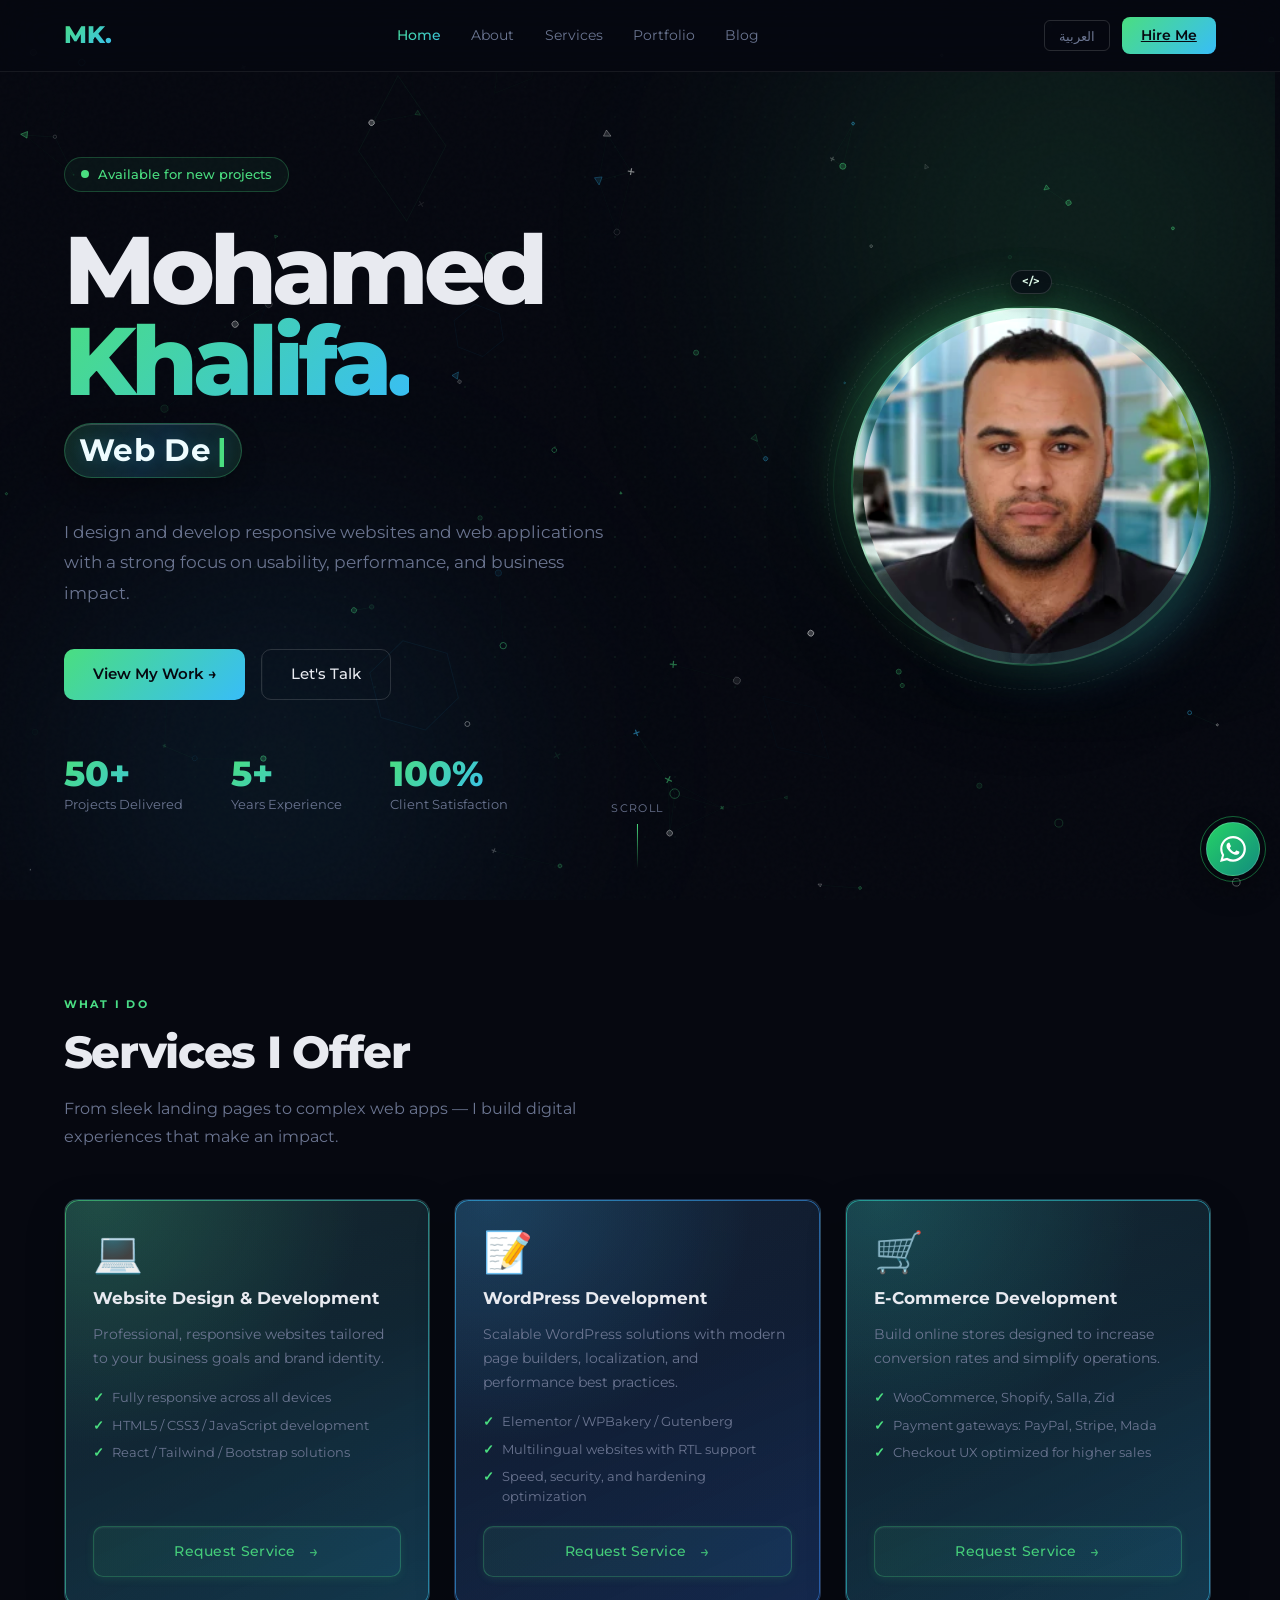
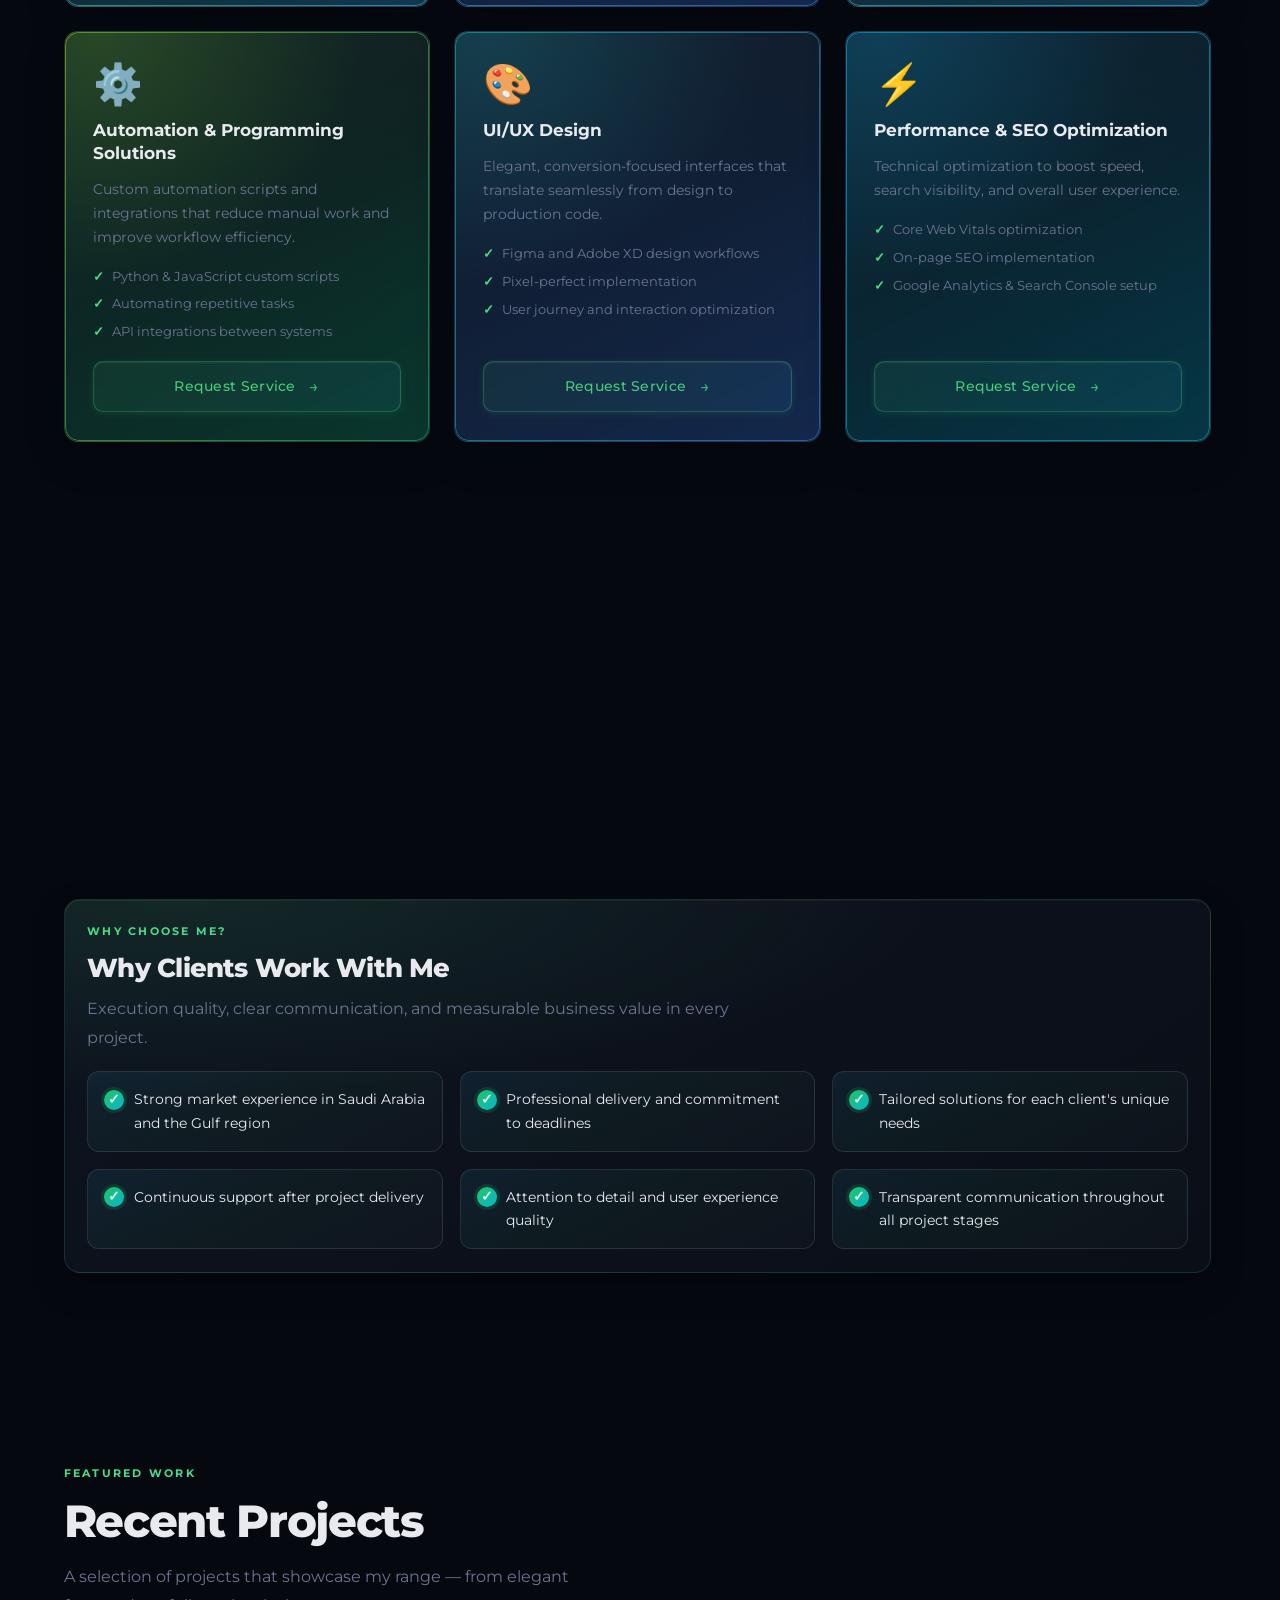
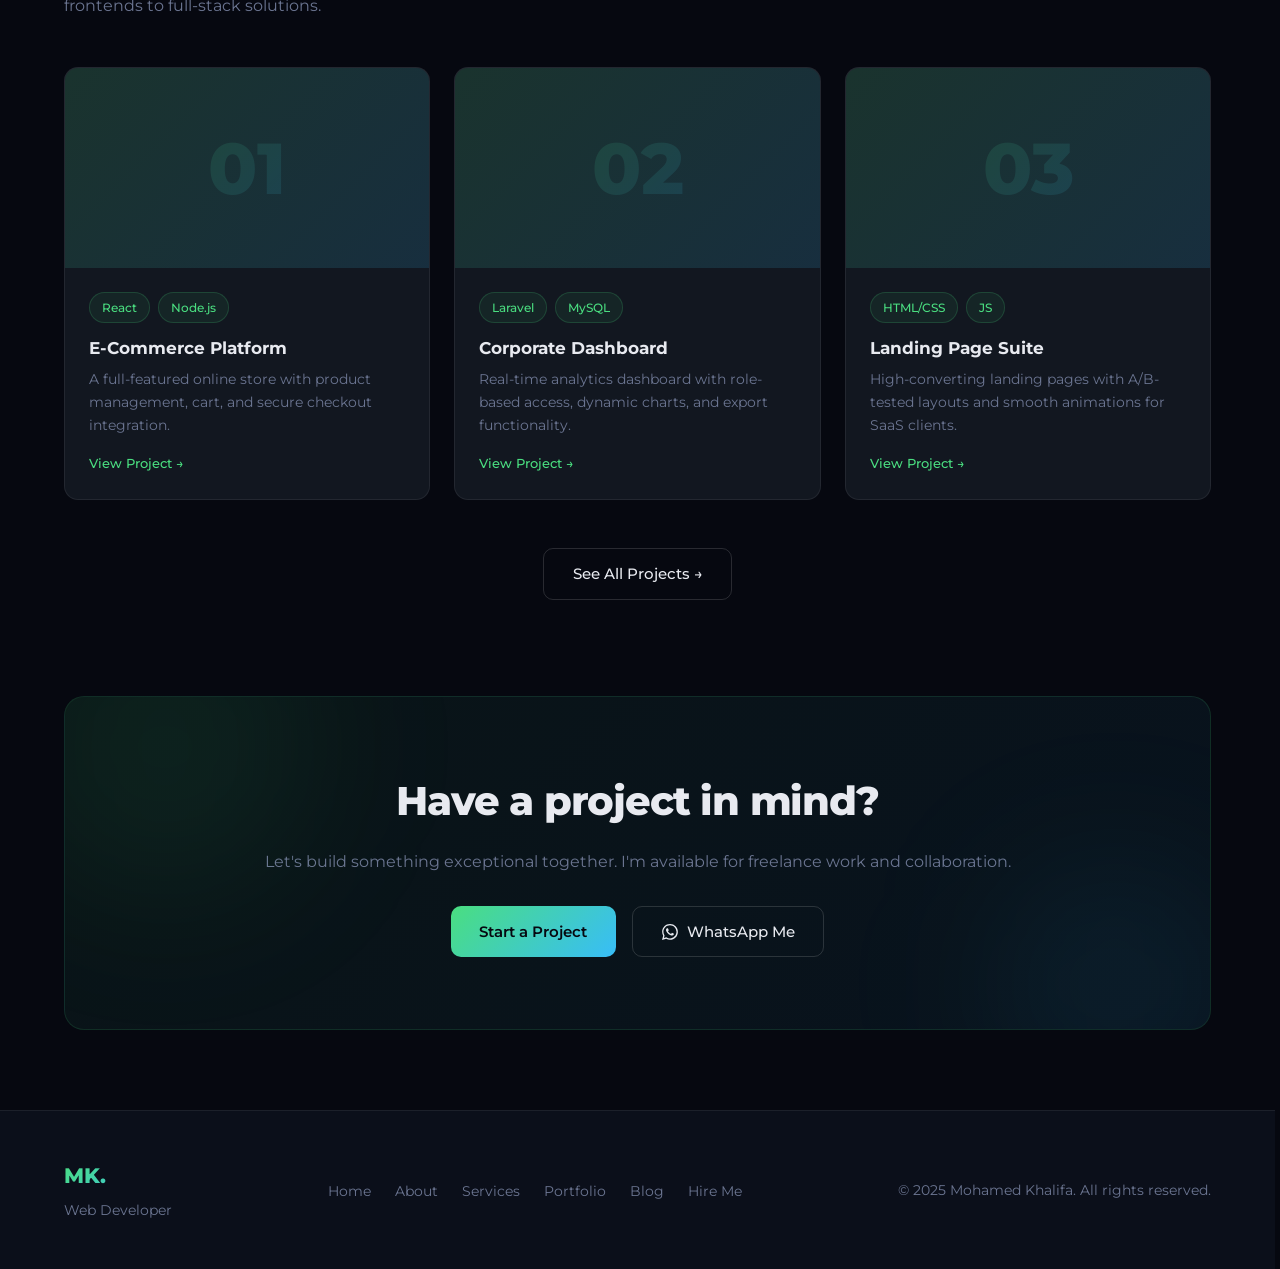
<file: index.html>
<!doctype html>
<html lang="en" dir="ltr">
  <head>
    <meta charset="UTF-8" />
    <meta name="viewport" content="width=device-width, initial-scale=1.0" />
    <title>Mohamed Khalifa — Web Developer</title>
    <link rel="icon" type="image/svg+xml" href="favicon.svg" />
    <link rel="stylesheet" href="style.css" />
    <style>
      .hero {
        min-height: calc(100vh - var(--nav-h));
        display: flex;
        align-items: center;
        justify-content: space-between;
        gap: 2rem;
        padding: 0 5%;
        position: relative;
        overflow: hidden;
      }
      .hero-glow-1 {
        width: 560px;
        height: 560px;
        background: rgba(74, 222, 128, 0.11);
        top: -120px;
        right: -80px;
      }
      .hero-glow-2 {
        width: 420px;
        height: 420px;
        background: rgba(56, 189, 248, 0.09);
        bottom: -80px;
        left: 5%;
      }
      .hero-content {
        max-width: 720px;
        position: relative;
        z-index: 2;
      }
      .hero-photo {
        position: relative;
        z-index: 2;
        flex-shrink: 0;
        width: min(32vw, 360px);
        animation: photoFloat 7.8s ease-in-out infinite;
        transform-style: preserve-3d;
        perspective: 1000px;
      }
      .hero-photo::before {
        content: "";
        position: absolute;
        inset: -22px;
        border-radius: 50%;
        background:
          radial-gradient(
            circle at 18% 20%,
            rgba(74, 222, 128, 0.24),
            transparent 52%
          ),
          radial-gradient(
            circle at 80% 82%,
            rgba(56, 189, 248, 0.24),
            transparent 50%
          );
        filter: blur(20px);
        z-index: -2;
        animation: auraPulse 5.8s ease-in-out infinite;
      }
      .hero-photo::after {
        content: "";
        position: absolute;
        left: 14%;
        right: 14%;
        bottom: -20px;
        height: 24px;
        background: radial-gradient(
          circle,
          rgba(0, 0, 0, 0.45),
          transparent 72%
        );
        filter: blur(12px);
        z-index: -3;
      }
      @keyframes photoFloat {
        0%,
        100% {
          transform: translateY(0) rotateZ(0deg);
        }
        50% {
          transform: translateY(-12px) rotateZ(-0.6deg);
        }
      }
      @keyframes auraPulse {
        0%,
        100% {
          transform: scale(1);
          opacity: 0.62;
        }
        50% {
          transform: scale(1.04);
          opacity: 0.95;
        }
      }
      .hero-photo-frame {
        position: relative;
        aspect-ratio: 1/1;
        border-radius: 50%;
        overflow: hidden;
        border: 2px solid rgba(74, 222, 128, 0.28);
        background-image:
          linear-gradient(
            135deg,
            rgba(74, 222, 128, 0.12),
            rgba(56, 189, 248, 0.12)
          ),
          url("img/portfolio.webp");
        background-position: center;
        background-size: cover;
        background-repeat: no-repeat;
        padding: 10px;
        box-shadow:
          0 26px 80px rgba(0, 0, 0, 0.4),
          0 0 40px rgba(74, 222, 128, 0.2),
          inset 0 1px 0 rgba(255, 255, 255, 0.24);
        transition:
          transform 0.45s cubic-bezier(0.22, 0.61, 0.36, 1),
          box-shadow 0.45s cubic-bezier(0.22, 0.61, 0.36, 1);
      }
      .hero-photo-frame::before {
        content: "";
        position: absolute;
        inset: -10px;
        border-radius: 50%;
        border: 1px solid rgba(74, 222, 128, 0.28);
        border-top-color: rgba(56, 189, 248, 0.92);
        border-right-color: rgba(74, 222, 128, 0.92);
        border-left-color: rgba(56, 189, 248, 0.2);
        animation: photoOrbit 11.5s linear infinite;
        z-index: -1;
      }
      .hero-photo-frame::after {
        content: "";
        position: absolute;
        inset: 8%;
        border-radius: 50%;
        background: radial-gradient(
          circle at 28% 24%,
          rgba(255, 255, 255, 0.28),
          rgba(255, 255, 255, 0) 40%
        );
        opacity: 0.24;
        pointer-events: none;
        animation: photoShimmer 3.6s ease-in-out infinite;
        z-index: 1;
      }
      @keyframes photoOrbit {
        to {
          transform: rotate(360deg);
        }
      }
      @keyframes photoShimmer {
        0%,
        100% {
          opacity: 0.45;
          transform: scale(1);
        }
        50% {
          opacity: 0.8;
          transform: scale(1.04);
        }
      }
      .hero-photo-frame img {
        position: relative;
        z-index: 2;
        width: 100%;
        height: 100%;
        display: block;
        object-fit: cover;
        border-radius: 50%;
        opacity: 1;
        filter: saturate(1.07) contrast(1.06);
        transform: scale(1);
        transition:
          transform 0.6s cubic-bezier(0.22, 0.61, 0.36, 1),
          filter 0.6s cubic-bezier(0.22, 0.61, 0.36, 1);
      }
      .hero-photo:hover .hero-photo-frame {
        transform: translateY(-8px) rotateX(7deg) rotateY(-7deg);
        box-shadow:
          0 42px 100px rgba(0, 0, 0, 0.48),
          0 0 65px rgba(56, 189, 248, 0.3),
          inset 0 1px 0 rgba(255, 255, 255, 0.35);
      }
      .hero-photo:hover .hero-photo-frame img {
        transform: scale(1.08);
        filter: saturate(1.18) contrast(1.12);
      }
      .code-orbit {
        position: absolute;
        inset: -24px;
        pointer-events: none;
        z-index: 3;
      }
      .orbit-track {
        position: absolute;
        inset: 0;
        border-radius: 50%;
        border: 1px dashed rgba(255, 255, 255, 0.08);
      }
      .orbit-track.track-2 {
        inset: 18px;
        border-color: rgba(74, 222, 128, 0.14);
      }
      .orbit-track.track-3 {
        inset: 34px;
        border-color: rgba(56, 189, 248, 0.14);
      }
      .orbit {
        position: absolute;
        inset: 0;
        border-radius: 50%;
      }
      .orbit.orbit-1 {
        animation: codeOrbit 15s linear infinite;
      }
      .orbit.orbit-2 {
        inset: 18px;
        animation: codeOrbit 12s linear infinite reverse;
      }
      .orbit.orbit-3 {
        inset: 34px;
        animation: codeOrbit 9s linear infinite;
      }
      .code-chip {
        position: absolute;
        left: 50%;
        top: -12px;
        transform: translateX(-50%);
        min-width: 42px;
        height: 24px;
        padding: 0 8px;
        border-radius: 999px;
        display: inline-flex;
        align-items: center;
        justify-content: center;
        font-family: var(--font-en);
        font-size: 0.68rem;
        font-weight: 700;
        letter-spacing: 0.02em;
        color: #d9f5e5;
        background: rgba(8, 15, 22, 0.84);
        border: 1px solid rgba(255, 255, 255, 0.14);
        box-shadow: 0 8px 18px rgba(0, 0, 0, 0.32);
        backdrop-filter: blur(6px);
        -webkit-backdrop-filter: blur(6px);
        animation: chipPulse 2.6s ease-in-out infinite;
      }
      .orbit-2 .code-chip {
        color: #dff4ff;
        background: rgba(7, 18, 28, 0.84);
      }
      .orbit-3 .code-chip {
        color: #edfff6;
        background: rgba(12, 20, 18, 0.84);
      }
      .chip-a {
        top: -12px;
      }
      .chip-b {
        top: auto;
        bottom: -12px;
      }
      .chip-c {
        left: auto;
        right: -10px;
        top: 50%;
        transform: translateY(-50%);
      }
      .chip-d {
        left: -10px;
        top: 50%;
        transform: translateY(-50%);
      }
      @keyframes codeOrbit {
        to {
          transform: rotate(360deg);
        }
      }
      @keyframes chipPulse {
        0%,
        100% {
          opacity: 0.86;
          box-shadow: 0 8px 18px rgba(0, 0, 0, 0.32);
        }
        50% {
          opacity: 1;
          box-shadow:
            0 10px 22px rgba(0, 0, 0, 0.36),
            0 0 18px rgba(74, 222, 128, 0.22);
        }
      }
      .hero-eyebrow {
        display: inline-flex;
        align-items: center;
        gap: 0.6rem;
        padding: 0.4rem 1rem;
        border-radius: 100px;
        border: 1px solid rgba(74, 222, 128, 0.25);
        background: rgba(74, 222, 128, 0.06);
        font-size: 0.82rem;
        color: var(--green);
        font-weight: 500;
        margin-bottom: 2rem;
      }
      .hero-dot {
        width: 8px;
        height: 8px;
        border-radius: 50%;
        background: var(--green);
        flex-shrink: 0;
        animation: pulse 2s infinite;
      }
      @keyframes pulse {
        0%,
        100% {
          opacity: 1;
          transform: scale(1);
        }
        50% {
          opacity: 0.4;
          transform: scale(0.65);
        }
      }
      .hero-name {
        font-family: var(--font-en);
        font-weight: 800;
        font-size: clamp(3.2rem, 7.5vw, 6rem);
        line-height: 0.95;
        letter-spacing: -0.05em;
        margin-bottom: 1rem;
      }
      [dir="rtl"] .hero-name {
        font-family: var(--font-ar);
        letter-spacing: 0;
        line-height: 1.15;
      }
      .hero-name .grad {
        background: var(--grad-text);
        -webkit-background-clip: text;
        -webkit-text-fill-color: transparent;
        background-clip: text;
      }
      .hero-role {
        font-size: clamp(1.25rem, 3.1vw, 1.95rem);
        font-weight: 700;
        margin-bottom: 1.6rem;
        min-height: 2.2em;
        line-height: 1.35;
      }
      .hero-role-rotating {
        display: inline-flex;
        align-items: center;
        gap: 0.35rem;
        padding: 0.35rem 0.9rem;
        border-radius: 999px;
        border: 1px solid rgba(74, 222, 128, 0.28);
        background:
          linear-gradient(
            120deg,
            rgba(74, 222, 128, 0.15),
            rgba(56, 189, 248, 0.16),
            rgba(74, 222, 128, 0.12)
          ),
          rgba(9, 14, 22, 0.64);
        box-shadow:
          0 10px 24px rgba(0, 0, 0, 0.28),
          inset 0 1px 0 rgba(255, 255, 255, 0.16);
        color: #eefcff;
        text-shadow: 0 0 14px rgba(56, 189, 248, 0.22);
        letter-spacing: 0.01em;
        white-space: nowrap;
        will-change: contents;
      }
      [dir="rtl"] .hero-role-rotating {
        letter-spacing: 0;
      }
      .hero-role-rotating::after {
        content: "|";
        color: var(--green);
        font-weight: 700;
        animation: typingCaretBlink 0.9s steps(1, end) infinite;
      }
      @keyframes typingCaretBlink {
        0%,
        45% {
          opacity: 1;
        }
        50%,
        100% {
          opacity: 0;
        }
      }
      .hero-desc {
        color: var(--muted);
        font-size: 1.05rem;
        line-height: 1.82;
        max-width: 540px;
        margin-bottom: 2.5rem;
      }
      .hero-btns {
        display: flex;
        gap: 1rem;
        flex-wrap: wrap;
        margin-bottom: 3.5rem;
      }
      .hero-stats {
        display: flex;
        gap: 3rem;
        flex-wrap: wrap;
      }
      .stat-num {
        font-family: var(--font-en);
        font-size: 2.2rem;
        font-weight: 800;
        background: var(--grad-text);
        -webkit-background-clip: text;
        -webkit-text-fill-color: transparent;
        background-clip: text;
        line-height: 1;
      }
      .stat-label {
        font-size: 0.8rem;
        color: var(--muted);
        margin-top: 0.25rem;
      }
      .hero-scroll {
        position: absolute;
        bottom: 2rem;
        left: 50%;
        transform: translateX(-50%);
        display: flex;
        flex-direction: column;
        align-items: center;
        gap: 0.4rem;
        color: var(--muted);
        font-size: 0.7rem;
        letter-spacing: 0.12em;
        text-transform: uppercase;
        z-index: 2;
      }
      .scroll-line {
        width: 1px;
        height: 44px;
        background: linear-gradient(to bottom, var(--green), transparent);
        animation: scrollDrop 1.9s ease-in-out infinite;
      }
      @keyframes scrollDrop {
        0% {
          transform: scaleY(0);
          transform-origin: top;
        }
        50% {
          transform: scaleY(1);
          transform-origin: top;
        }
        51% {
          transform-origin: bottom;
        }
        100% {
          transform: scaleY(0);
          transform-origin: bottom;
        }
      }
      .hero-ring {
        position: absolute;
        right: 8%;
        top: 50%;
        transform: translateY(-50%);
        width: 340px;
        height: 340px;
        border-radius: 50%;
        border: 1px solid rgba(74, 222, 128, 0.1);
        animation: ringRotate 20s linear infinite;
        z-index: 1;
      }
      .hero-ring::before {
        content: "";
        position: absolute;
        inset: 35px;
        border-radius: 50%;
        border: 1px dashed rgba(56, 189, 248, 0.1);
        animation: ringRotate 13s linear infinite reverse;
      }
      .hero-ring::after {
        content: "";
        position: absolute;
        inset: 75px;
        border-radius: 50%;
        border: 1px solid rgba(74, 222, 128, 0.07);
        animation: ringRotate 25s linear infinite;
      }
      @keyframes ringRotate {
        to {
          transform: rotate(360deg);
        }
      }
      .ring-dot {
        position: absolute;
        width: 8px;
        height: 8px;
        border-radius: 50%;
        background: var(--green);
        top: -4px;
        left: 50%;
        transform: translateX(-50%);
        box-shadow: 0 0 14px var(--green);
      }
      @media (max-width: 900px) {
        .hero {
          padding-top: 3.5rem;
          padding-bottom: 4.5rem;
          flex-direction: column;
          align-items: flex-start;
        }
        .hero-ring {
          display: none;
        }
        .hero-photo {
          width: min(75vw, 320px);
          align-self: center;
        }
        .code-orbit {
          inset: -16px;
        }
        .code-chip {
          min-width: 38px;
          height: 22px;
          font-size: 0.62rem;
          padding: 0 7px;
        }
        .hero-scroll {
          display: none;
        }
      }
      @media (prefers-reduced-motion: reduce) {
        .hero-photo,
        .hero-photo::before,
        .hero-photo-frame::before,
        .hero-photo-frame::after,
        .orbit,
        .code-chip {
          animation: none;
        }
        .hero-role-rotating::after {
          animation: none;
        }
      }

      .services-grid {
        display: grid;
        grid-template-columns: repeat(3, minmax(0, 1fr));
        gap: 1.5rem;
        align-items: stretch;
      }
      .service-card {
        --svc-a: 74, 222, 128;
        --svc-b: 56, 189, 248;
        --svc-c: 15, 23, 42;
        background:
          conic-gradient(
            from 210deg at 90% 10%,
            rgba(var(--svc-b), 0.18),
            rgba(var(--svc-a), 0.05),
            rgba(var(--svc-c), 0.02),
            rgba(var(--svc-b), 0.18)
          ),
          radial-gradient(
            130% 110% at 10% 0%,
            rgba(var(--svc-a), 0.2),
            rgba(var(--svc-a), 0) 55%
          ),
          linear-gradient(
            155deg,
            rgba(17, 22, 33, 0.98),
            rgba(11, 15, 25, 0.96) 48%,
            rgba(var(--svc-b), 0.11) 100%
          );
        background-size:
          180% 180%,
          auto,
          auto;
        animation: serviceBgFlow 12s ease-in-out infinite;
        border: 1px solid var(--border);
        border-radius: var(--radius);
        padding: 2rem 1.75rem 1.8rem;
        display: flex;
        flex-direction: column;
        gap: 0.85rem;
        min-height: 100%;
        transition:
          transform 0.3s,
          border-color 0.3s,
          box-shadow 0.3s;
        position: relative;
        overflow: hidden;
        isolation: isolate;
        box-shadow: 0 14px 40px rgba(0, 0, 0, 0.2);
      }
      .service-card:nth-child(1) {
        --svc-a: 74, 222, 128;
        --svc-b: 56, 189, 248;
        --svc-c: 10, 18, 28;
      }
      .service-card:nth-child(2) {
        --svc-a: 56, 189, 248;
        --svc-b: 59, 130, 246;
        --svc-c: 12, 20, 36;
      }
      .service-card:nth-child(3) {
        --svc-a: 45, 212, 191;
        --svc-b: 56, 189, 248;
        --svc-c: 8, 24, 28;
      }
      .service-card:nth-child(4) {
        --svc-a: 132, 204, 22;
        --svc-b: 16, 185, 129;
        --svc-c: 17, 28, 20;
      }
      .service-card:nth-child(5) {
        --svc-a: 20, 184, 166;
        --svc-b: 59, 130, 246;
        --svc-c: 10, 22, 32;
      }
      .service-card:nth-child(6) {
        --svc-a: 14, 165, 233;
        --svc-b: 6, 182, 212;
        --svc-c: 9, 20, 32;
      }
      .service-card:nth-child(7) {
        --svc-a: 34, 197, 94;
        --svc-b: 16, 185, 129;
        --svc-c: 14, 24, 18;
      }
      .service-card:nth-child(8) {
        --svc-a: 6, 182, 212;
        --svc-b: 59, 130, 246;
        --svc-c: 12, 18, 35;
      }
      @keyframes serviceBgFlow {
        0%,
        100% {
          background-position:
            0% 35%,
            0 0,
            0 0;
        }
        50% {
          background-position:
            100% 65%,
            0 0,
            0 0;
        }
      }
      .service-card::before {
        content: "";
        position: absolute;
        inset: auto -30% -58% -30%;
        height: 190px;
        background: radial-gradient(
          circle,
          rgba(var(--svc-a), 0.22),
          rgba(var(--svc-b), 0.08) 52%,
          transparent 70%
        );
        opacity: 0.75;
        transition:
          opacity 0.35s,
          transform 0.35s;
        pointer-events: none;
        z-index: -1;
      }
      .service-card::after {
        content: "";
        position: absolute;
        inset: 0;
        border-radius: inherit;
        padding: 1px;
        background: linear-gradient(
          120deg,
          rgba(var(--svc-a), 0.95),
          rgba(var(--svc-b), 0.92),
          rgba(var(--svc-a), 0.95)
        );
        background-size: 220% 220%;
        animation: serviceBorderFlow 4.8s linear infinite;
        -webkit-mask:
          linear-gradient(#fff 0 0) content-box,
          linear-gradient(#fff 0 0);
        -webkit-mask-composite: xor;
        mask-composite: exclude;
        opacity: 0.62;
        transition: opacity 0.25s;
        pointer-events: none;
      }
      @keyframes serviceBorderFlow {
        to {
          background-position: 200% 200%;
        }
      }
      .service-card:hover {
        border-color: rgba(var(--svc-a), 0.38);
        transform: translateY(-6px);
        box-shadow:
          0 22px 55px rgba(0, 0, 0, 0.34),
          0 0 24px rgba(var(--svc-a), 0.14);
      }
      .service-card:hover::before {
        opacity: 1;
        transform: translateY(-6px);
      }
      .service-card:hover::after {
        opacity: 1;
      }
      .service-card.service-cta-card {
        --cta-a: 74, 222, 128;
        --cta-b: 56, 189, 248;
        --cta-c: 11, 18, 30;
        display: flex;
        align-items: center;
        justify-content: center;
        min-height: 100%;
        background:
          radial-gradient(
            120% 90% at 12% 8%,
            rgba(var(--cta-a), 0.2),
            rgba(var(--cta-a), 0) 58%
          ),
          radial-gradient(
            120% 90% at 88% 92%,
            rgba(var(--cta-b), 0.18),
            rgba(var(--cta-b), 0) 56%
          ),
          linear-gradient(
            145deg,
            rgba(var(--cta-c), 0.98),
            rgba(14, 22, 35, 0.96) 52%,
            rgba(var(--cta-b), 0.12)
          );
      }
      .service-card.service-cta-card::before {
        inset: auto -22% -52% -22%;
        height: 170px;
        background: radial-gradient(
          circle,
          rgba(var(--cta-a), 0.36),
          rgba(var(--cta-b), 0.15) 54%,
          transparent 72%
        );
        opacity: 0.86;
      }
      .service-card.service-cta-card::after {
        opacity: 0.9;
      }
      .service-card.service-cta-card:hover {
        box-shadow:
          0 26px 62px rgba(0, 0, 0, 0.4),
          0 0 28px rgba(var(--cta-b), 0.22);
      }
      .services-grid-cta {
        width: 100%;
        text-align: center;
      }
      .services-grid-cta .btn {
        width: 100%;
        justify-content: center;
        position: relative;
        overflow: hidden;
        border: 1px solid rgba(56, 189, 248, 0.45);
        background: linear-gradient(
          100deg,
          rgba(56, 189, 248, 0.28),
          rgba(74, 222, 128, 0.28),
          rgba(56, 189, 248, 0.28)
        );
        background-size: 180% 100%;
        box-shadow:
          0 8px 22px rgba(56, 189, 248, 0.2),
          inset 0 1px 0 rgba(255, 255, 255, 0.2);
        transition:
          transform 0.35s cubic-bezier(0.22, 0.61, 0.36, 1),
          box-shadow 0.35s ease,
          background-position 0.35s ease,
          border-color 0.35s ease,
          letter-spacing 0.35s ease;
        animation: ctaBtnFloat 3.2s ease-in-out infinite;
      }
      .services-grid-cta .btn::before {
        content: "";
        position: absolute;
        top: 0;
        left: -120%;
        width: 64%;
        height: 100%;
        background: linear-gradient(
          90deg,
          transparent,
          rgba(255, 255, 255, 0.34),
          transparent
        );
        transform: skewX(-24deg);
        transition: left 0.55s ease;
        pointer-events: none;
      }
      .services-grid-cta .btn:hover {
        transform: translateY(-4px) scale(1.03);
        background-position: 100% 0;
        border-color: rgba(74, 222, 128, 0.75);
        letter-spacing: 0.4px;
        box-shadow:
          0 14px 30px rgba(56, 189, 248, 0.28),
          0 0 18px rgba(74, 222, 128, 0.22),
          inset 0 1px 0 rgba(255, 255, 255, 0.28);
      }
      .services-grid-cta .btn:hover::before {
        left: 140%;
      }
      .services-grid-cta .btn:active {
        transform: translateY(-1px) scale(0.99);
      }
      @keyframes ctaBtnFloat {
        0%,
        100% {
          transform: translateY(0);
        }
        50% {
          transform: translateY(-2px);
        }
      }
      @media (prefers-reduced-motion: reduce) {
        .services-grid-cta .btn {
          animation: none;
        }
      }
      .service-icon {
        display: flex;
        align-items: center;
        justify-content: flex-start;
        margin-bottom: 0.1rem;
        font-size: 2.5rem;
        line-height: 1;
        width: 100%;
      }

      [dir="rtl"] .service-icon {
        justify-content: flex-end;
      }

      .service-card .service-icon {
        animation: none;
      }
      .service-card:hover .service-icon {
        transform: translateY(-4px) scale(1.08);
      }
      @media (prefers-reduced-motion: reduce) {
        .service-card {
          animation: none;
        }
        .service-card::after {
          animation: none;
        }
        .service-icon,
        .service-icon i {
          animation: none !important;
        }
      }
      .service-card h3 {
        font-family: var(--font-en);
        font-size: 1.05rem;
        font-weight: 700;
        margin: 0;
        line-height: 1.35;
      }
      [dir="rtl"] .service-card h3 {
        font-family: var(--font-ar);
      }
      .service-card p {
        color: var(--muted);
        font-size: 0.88rem;
        line-height: 1.7;
        margin: 0;
      }
      .service-features {
        list-style: none;
        display: flex;
        flex-direction: column;
        gap: 0.5rem;
        margin: 0.2rem 0 0.35rem;
      }
      .service-features li {
        font-size: 0.8rem;
        color: var(--muted);
        display: flex;
        align-items: flex-start;
        gap: 0.5rem;
        line-height: 1.55;
      }
      .service-features li::before {
        content: "✓";
        color: var(--green);
        font-weight: 700;
        flex-shrink: 0;
      }
      .service-request-btn {
        width: 100%;
        justify-content: center;
        margin-top: auto;
        min-height: 44px;
        padding: 0.85rem 1.2rem;
        font-size: 0.85rem;
        background-image:
          linear-gradient(
            90deg,
            rgba(74, 222, 128, 0.08),
            rgba(56, 189, 248, 0.08),
            rgba(74, 222, 128, 0.08)
          ),
          linear-gradient(
            90deg,
            rgba(74, 222, 128, 0.95),
            rgba(56, 189, 248, 0.95),
            rgba(74, 222, 128, 0.95)
          );
        background-size:
          200% 100%,
          0% 2px;
        background-position:
          0 0,
          0 0;
        background-repeat: no-repeat;
        border: 1px solid rgba(74, 222, 128, 0.3);
        color: rgba(74, 222, 128, 0.9);
        font-weight: 500;
        letter-spacing: 0.3px;
        gap: 0.35rem;
        transition: all 0.4s cubic-bezier(0.34, 1.56, 0.64, 1);
        box-shadow:
          0 2px 8px rgba(74, 222, 128, 0.1),
          inset 0 1px 2px rgba(255, 255, 255, 0.08);
        position: relative;
        overflow: hidden;
        z-index: 3;
        cursor: pointer;
        text-decoration: none;
      }
      @media (max-width: 1100px) {
        .services-grid {
          grid-template-columns: repeat(2, minmax(0, 1fr));
        }
      }
      @media (max-width: 700px) {
        .services-grid {
          grid-template-columns: 1fr;
        }
      }
      .service-request-btn::before {
        content: "";
        position: absolute;
        top: 0;
        left: -100%;
        width: 100%;
        height: 100%;
        background: linear-gradient(
          90deg,
          transparent,
          rgba(255, 255, 255, 0.15),
          transparent
        );
        transition: left 0.5s ease;
        pointer-events: none;
      }
      .service-request-btn::after {
        content: "→";
        display: inline-block;
        margin-left: 0.5rem;
        opacity: 0.85;
        font-size: 1rem;
        line-height: 1;
        transition: all 0.4s cubic-bezier(0.34, 1.56, 0.64, 1);
      }
      [dir="rtl"] .service-request-btn::after {
        content: "←";
        margin-left: 0;
        margin-right: 0.5rem;
      }
      .service-request-btn:hover {
        background-image:
          linear-gradient(
            90deg,
            rgba(74, 222, 128, 0.15),
            rgba(56, 189, 248, 0.15),
            rgba(74, 222, 128, 0.15)
          ),
          linear-gradient(
            90deg,
            rgba(74, 222, 128, 1),
            rgba(56, 189, 248, 1),
            rgba(74, 222, 128, 1)
          );
        background-size:
          200% 100%,
          100% 2px;
        background-position:
          100% 0,
          100% 0;
        border-color: rgba(74, 222, 128, 0.6);
        border-top-color: rgba(56, 189, 248, 0.95);
        color: var(--green);
        transform: translateY(-4px) scale(1.015);
        letter-spacing: 0.45px;
        box-shadow:
          0 8px 24px rgba(74, 222, 128, 0.2),
          inset 0 1px 2px rgba(255, 255, 255, 0.12),
          inset 0 2px 0 rgba(56, 189, 248, 0.7),
          0 0 1px rgba(74, 222, 128, 0.5);
        animation: serviceBtnHoverPulse 0.6s ease-out;
        cursor: pointer;
      }
      .service-request-btn:focus-visible {
        outline: none;
        border-color: rgba(56, 189, 248, 0.9);
        box-shadow:
          0 0 0 3px rgba(56, 189, 248, 0.28),
          0 10px 22px rgba(56, 189, 248, 0.2);
      }
      @keyframes serviceBtnHoverPulse {
        0% {
          transform: translateY(-1px) scale(1);
        }
        45% {
          transform: translateY(-5px) scale(1.02);
        }
        100% {
          transform: translateY(-4px) scale(1.015);
        }
      }
      .service-request-btn:hover::before {
        left: 100%;
      }
      .service-request-btn:hover::after {
        opacity: 1;
        transform: translateX(2px);
      }
      [dir="rtl"] .service-request-btn:hover::after {
        transform: translateX(-2px);
      }
      @media (prefers-reduced-motion: reduce) {
        .service-request-btn,
        .service-request-btn:hover {
          transition: none;
        }
        .service-request-btn:hover::before {
          left: 0;
        }
        .service-request-btn:hover::after {
          transform: translateX(0);
        }
      }
      .services-section-cta {
        text-align: center;
        margin-top: 2rem;
      }
      .home-why {
        margin-top: 2.8rem;
        padding: 1.4rem;
        border-radius: 16px;
        border: 1px solid rgba(74, 222, 128, 0.16);
        background:
          radial-gradient(
            120% 95% at 10% 0%,
            rgba(74, 222, 128, 0.1),
            rgba(74, 222, 128, 0) 55%
          ),
          linear-gradient(
            145deg,
            rgba(14, 20, 32, 0.96),
            rgba(10, 15, 24, 0.96)
          );
        box-shadow:
          0 14px 34px rgba(0, 0, 0, 0.24),
          inset 0 1px 0 rgba(255, 255, 255, 0.05);
      }
      .home-why .section-label {
        margin-bottom: 0.65rem;
      }
      .home-why .section-title {
        font-size: clamp(1.2rem, 2.4vw, 1.6rem);
        margin-bottom: 0.55rem;
        line-height: 1.35;
      }
      .home-why .section-sub {
        margin-bottom: 1.25rem;
        max-width: 62ch;
      }
      .home-why-grid {
        display: grid;
        grid-template-columns: repeat(3, minmax(0, 1fr));
        gap: 1.05rem;
        margin-top: 1rem;
        align-items: stretch;
      }
      .home-why-item {
        background: linear-gradient(
          155deg,
          rgba(56, 189, 248, 0.09),
          rgba(74, 222, 128, 0.05) 45%,
          rgba(255, 255, 255, 0.02)
        );
        border: 1px solid rgba(255, 255, 255, 0.1);
        border-radius: 12px;
        padding: 1rem 1rem 0.95rem;
        color: var(--text);
        font-size: 0.86rem;
        line-height: 1.72;
        display: flex;
        align-items: flex-start;
        gap: 0.6rem;
        min-height: 100%;
        position: relative;
        overflow: hidden;
        transition:
          transform 0.28s ease,
          border-color 0.28s ease,
          box-shadow 0.28s ease;
      }
      .home-why-item::before {
        content: "✓";
        color: #dffbf0;
        font-weight: 800;
        width: 1.25rem;
        height: 1.25rem;
        border-radius: 50%;
        background: linear-gradient(135deg, #22c55e, #06b6d4);
        display: inline-flex;
        align-items: center;
        justify-content: center;
        margin-top: 0.08rem;
        box-shadow: 0 0 0 3px rgba(34, 197, 94, 0.15);
        flex-shrink: 0;
      }
      .home-why-item::after {
        content: "";
        position: absolute;
        inset: auto -20% -55% -20%;
        height: 70px;
        background: radial-gradient(
          circle,
          rgba(56, 189, 248, 0.2),
          transparent 70%
        );
        opacity: 0;
        transition: opacity 0.28s ease;
        pointer-events: none;
      }
      .home-why-item:hover {
        transform: translateY(-4px);
        border-color: rgba(74, 222, 128, 0.35);
        box-shadow:
          0 12px 26px rgba(0, 0, 0, 0.24),
          0 0 18px rgba(56, 189, 248, 0.12);
      }
      .home-why-item:hover::after {
        opacity: 1;
      }
      @media (max-width: 1080px) {
        .home-why-grid {
          grid-template-columns: repeat(2, minmax(0, 1fr));
        }
      }
      @media (max-width: 680px) {
        .home-why-grid {
          grid-template-columns: 1fr;
        }
      }

      .works-grid {
        display: grid;
        grid-template-columns: repeat(auto-fit, minmax(300px, 1fr));
        gap: 1.5rem;
      }
      .work-card {
        background: var(--card);
        border: 1px solid var(--border);
        border-radius: var(--radius);
        overflow: hidden;
        transition: all 0.3s;
      }
      .work-card:hover {
        border-color: var(--border-hover);
        transform: translateY(-6px);
        box-shadow: 0 24px 60px rgba(0, 0, 0, 0.35);
      }
      .work-thumb {
        height: 200px;
        position: relative;
        overflow: hidden;
      }
      .work-thumb-inner {
        width: 100%;
        height: 100%;
        display: flex;
        align-items: center;
        justify-content: center;
        background: linear-gradient(
          135deg,
          rgba(74, 222, 128, 0.14),
          rgba(56, 189, 248, 0.14)
        );
        transition: transform 0.4s;
      }
      .work-card:hover .work-thumb-inner {
        transform: scale(1.06);
      }
      .work-num {
        font-family: var(--font-en);
        font-size: 4.5rem;
        font-weight: 800;
        opacity: 0.12;
        background: var(--grad-text);
        -webkit-background-clip: text;
        -webkit-text-fill-color: transparent;
        background-clip: text;
      }
      .work-info {
        padding: 1.5rem;
      }
      .work-tags {
        display: flex;
        gap: 0.5rem;
        flex-wrap: wrap;
        margin-bottom: 0.75rem;
      }
      .work-info h3 {
        font-family: var(--font-en);
        font-size: 1.05rem;
        font-weight: 700;
        margin-bottom: 0.4rem;
      }
      [dir="rtl"] .work-info h3 {
        font-family: var(--font-ar);
      }
      .work-info p {
        color: var(--muted);
        font-size: 0.87rem;
        line-height: 1.65;
      }
      .work-link {
        display: inline-flex;
        align-items: center;
        gap: 0.4rem;
        color: var(--green);
        font-size: 0.84rem;
        font-weight: 500;
        text-decoration: none;
        margin-top: 1rem;
        transition: gap 0.2s;
      }
      .work-link:hover {
        gap: 0.75rem;
      }

      .cta-band {
        margin: 0 5% 5rem;
        background: linear-gradient(
          135deg,
          rgba(74, 222, 128, 0.06),
          rgba(56, 189, 248, 0.06)
        );
        border: 1px solid rgba(74, 222, 128, 0.13);
        border-radius: 20px;
        padding: 4.5rem;
        text-align: center;
        position: relative;
        overflow: hidden;
        z-index: 1;
      }
      .cta-band h2 {
        font-family: var(--font-en);
        font-size: clamp(1.8rem, 3.5vw, 2.5rem);
        font-weight: 800;
        margin-bottom: 1rem;
        letter-spacing: -0.03em;
      }
      [dir="rtl"] .cta-band h2 {
        font-family: var(--font-ar);
        letter-spacing: 0;
      }
      .cta-band p {
        color: var(--muted);
        margin-bottom: 2rem;
      }
      .cta-band .btn-group {
        display: flex;
        gap: 1rem;
        justify-content: center;
        flex-wrap: wrap;
      }
      .wa-cta-btn {
        display: inline-flex;
        align-items: center;
        gap: 0.55rem;
      }
      .wa-cta-icon {
        width: 1.05em;
        height: 1.05em;
        flex-shrink: 0;
      }
      [dir="rtl"] .wa-cta-btn {
        flex-direction: row-reverse;
      }
      .cta-orb {
        position: absolute;
        border-radius: 50%;
        filter: blur(80px);
        pointer-events: none;
      }

      .floating-actions {
        position: fixed;
        right: 20px;
        bottom: 24px;
        z-index: 1200;
        display: flex;
        flex-direction: column;
        align-items: center;
        gap: 0.8rem;
      }
      .float-btn {
        width: 54px;
        height: 54px;
        border-radius: 50%;
        display: inline-flex;
        align-items: center;
        justify-content: center;
        text-decoration: none;
        border: 1px solid var(--border-hover);
        box-shadow: 0 12px 28px rgba(0, 0, 0, 0.35);
        transition:
          transform 0.25s ease,
          box-shadow 0.25s ease,
          opacity 0.25s ease;
      }
      .float-btn:hover {
        transform: translateY(-3px) scale(1.04);
        box-shadow: 0 18px 36px rgba(0, 0, 0, 0.42);
      }
      .whatsapp-float {
        position: relative;
        background: linear-gradient(135deg, #25d366, #128c7e);
        color: #fff;
        border-color: rgba(255, 255, 255, 0.18);
      }
      .whatsapp-float::before {
        content: "";
        position: absolute;
        inset: -7px;
        border-radius: 50%;
        border: 1px solid rgba(37, 211, 102, 0.45);
        animation: waPing 2.2s ease-out infinite;
      }
      @keyframes waPing {
        0% {
          transform: scale(0.9);
          opacity: 0.95;
        }
        100% {
          transform: scale(1.35);
          opacity: 0;
        }
      }
      .back-to-top {
        --back-progress: 0;
        position: fixed;
        left: 20px;
        bottom: 24px;
        z-index: 1201;
        cursor: pointer;
        color: hsl(0 0% calc(88% + 12% * var(--back-progress)));
        background: linear-gradient(
          145deg,
          hsl(
            calc(220 - 72 * var(--back-progress))
              calc(30% + 55% * var(--back-progress))
              calc(18% + 35% * var(--back-progress))
          ),
          hsl(
            calc(200 - 55 * var(--back-progress))
              calc(35% + 58% * var(--back-progress))
              calc(15% + 27% * var(--back-progress))
          )
        );
        border-color: hsla(
          calc(195 - 45 * var(--back-progress)),
          calc(35% + 45% * var(--back-progress)),
          calc(60% + 18% * var(--back-progress)),
          calc(0.15 + 0.5 * var(--back-progress))
        );
        backdrop-filter: blur(8px);
        -webkit-backdrop-filter: blur(8px);
        opacity: 0;
        pointer-events: none;
        transform: translateY(10px);
        transition:
          transform 0.25s ease,
          opacity 0.25s ease,
          background 0.3s linear,
          border-color 0.3s linear,
          color 0.3s linear;
      }
      .back-to-top.show {
        opacity: 1;
        pointer-events: auto;
        transform: translateY(0);
        box-shadow:
          0 18px 36px rgba(0, 0, 0, 0.4),
          0 0 20px hsla(190, 95%, 60%, calc(0.08 + 0.24 * var(--back-progress)));
      }

      @media (max-width: 600px) {
        .floating-actions {
          right: 14px;
          bottom: 16px;
        }
        .float-btn {
          width: 50px;
          height: 50px;
        }
        .back-to-top {
          left: 14px;
          bottom: 16px;
        }
      }

      @media (max-width: 1024px) {
        .hero {
          gap: 1.4rem;
          padding: 0 4%;
        }
        .hero-content {
          max-width: 640px;
        }
        .hero-role-rotating {
          white-space: normal;
        }
        .cta-band {
          padding: 3.2rem 1.8rem;
        }
      }

      @media (max-width: 768px) {
        .hero {
          padding-top: 2.4rem;
          padding-bottom: 3.6rem;
          align-items: center;
        }
        .hero-content {
          max-width: 100%;
          text-align: center;
          display: flex;
          flex-direction: column;
          align-items: center;
        }
        .hero-eyebrow {
          margin-left: auto;
          margin-right: auto;
        }
        .hero-role {
          font-size: clamp(1.05rem, 4.8vw, 1.4rem);
          min-height: 2.4em;
        }
        .hero-role-rotating {
          max-width: 100%;
          white-space: normal;
          text-align: center;
          justify-content: center;
        }
        .hero-desc {
          font-size: 0.96rem;
          max-width: 100%;
          margin-left: auto;
          margin-right: auto;
        }
        .hero-btns {
          width: 100%;
          justify-content: center;
        }
        .hero-btns .btn {
          flex: 1 1 100%;
          justify-content: center;
        }
        .hero-stats {
          width: 100%;
          gap: 1.2rem;
          justify-content: center;
        }
        .stat {
          min-width: calc(33.33% - 0.8rem);
          display: flex;
          flex-direction: column;
          align-items: center;
          text-align: center;
        }
        .section-label,
        .section-title,
        .section-sub {
          text-align: center;
        }
        .section-sub {
          margin-left: auto;
          margin-right: auto;
        }
        .service-card,
        .work-info,
        .home-why-item {
          text-align: center;
          align-items: center;
        }
        .service-icon,
        [dir="rtl"] .service-icon {
          justify-content: center;
        }
        .service-features {
          align-items: center;
        }
        .service-features li {
          justify-content: center;
          text-align: center;
        }
        .work-tags {
          justify-content: center;
        }
        .work-link {
          justify-content: center;
        }
        .cta-band {
          margin: 0 5% 3.2rem;
          padding: 2.2rem 1rem;
          border-radius: 16px;
        }
        .cta-band .btn-group {
          flex-direction: column;
          align-items: stretch;
        }
        .cta-band .btn-group .btn {
          width: 100%;
          justify-content: center;
        }
      }

      @media (max-width: 520px) {
        .hero-name {
          font-size: clamp(2.2rem, 12vw, 3rem);
        }
        .hero-role {
          min-height: 2.7em;
        }
        .hero-role-rotating {
          padding: 0.3rem 0.65rem;
          font-size: 0.95em;
        }
        .hero-stats {
          display: grid;
          grid-template-columns: 1fr 1fr;
          gap: 0.9rem;
        }
        .stat:last-child {
          grid-column: 1 / -1;
        }
        .stat-num {
          font-size: 1.8rem;
        }
        .services-grid {
          gap: 1rem;
        }
        .service-card {
          padding: 1.45rem 1rem 1.3rem;
        }
        .home-why {
          padding: 1rem;
        }
        .home-why-grid {
          gap: 0.8rem;
        }
        .work-thumb {
          height: 170px;
        }
        .work-info {
          padding: 1.1rem;
        }
      }
    </style>
  </head>
  <body>
    <canvas id="particleCanvas"></canvas>

    <nav id="mainNav">
      <a href="index.html" class="nav-logo">MK.</a>
      <div class="nav-center">
        <ul class="nav-links" id="navLinks">
          <li>
            <a href="index.html" class="active" data-i18n="nav_home">Home</a>
          </li>
          <li><a href="about.html" data-i18n="nav_about">About</a></li>
          <li><a href="services.html" data-i18n="nav_services">Services</a></li>
          <li>
            <a href="portfolio.html" data-i18n="nav_portfolio">Portfolio</a>
          </li>
          <li><a href="blog.html" data-i18n="nav_blog">Blog</a></li>
        </ul>
      </div>
      <div class="nav-right">
        <button class="lang-toggle" id="langToggle" onclick="toggleLang()">
          العربية
        </button>
        <a href="contact.html" class="nav-cta" data-i18n="nav_hire">Hire Me</a>
        <div class="hamburger" id="hamburger">
          <span></span><span></span><span></span>
        </div>
      </div>
    </nav>

    <main>
      <section class="hero">
        <div class="glow-bg hero-glow-1"></div>
        <div class="glow-bg hero-glow-2"></div>
        <div class="dot-grid"></div>
        <div class="hero-ring"><div class="ring-dot"></div></div>
        <div class="hero-content">
          <div class="hero-eyebrow fade-up">
            <span class="hero-dot"></span
            ><span data-i18n="hero_badge">Available for new projects</span>
          </div>
          <h1 class="hero-name fade-up delay-1">
            <span data-i18n="hero_h1_1">Mohamed</span><br /><span class="grad"
              >Khalifa.</span
            >
          </h1>
          <p class="hero-role fade-up delay-2">
            <span
              class="hero-role-rotating"
              id="heroRoleRotating"
              data-i18n="hero_role_1"
              >Web Developer</span
            >
          </p>
          <p class="hero-desc fade-up delay-3" data-i18n="hero_desc">
            I craft high-performance websites and web applications that look
            stunning, load fast, and deliver real business results.
          </p>
          <div class="hero-btns fade-up delay-4">
            <a
              href="portfolio.html"
              class="btn btn-primary"
              data-i18n="hero_btn1"
              >View My Work →</a
            >
            <a href="contact.html" class="btn btn-outline" data-i18n="hero_btn2"
              >Let's Talk</a
            >
          </div>
          <div class="hero-stats fade-up delay-5">
            <div class="stat">
              <div class="stat-num" data-i18n="hero_stat1_n">50+</div>
              <div class="stat-label" data-i18n="hero_stat1_l">
                Projects Delivered
              </div>
            </div>
            <div class="stat">
              <div class="stat-num" data-i18n="hero_stat2_n">5+</div>
              <div class="stat-label" data-i18n="hero_stat2_l">
                Years Experience
              </div>
            </div>
            <div class="stat">
              <div class="stat-num" data-i18n="hero_stat3_n">100%</div>
              <div class="stat-label" data-i18n="hero_stat3_l">
                Client Satisfaction
              </div>
            </div>
          </div>
        </div>
        <div class="hero-photo">
          <div class="code-orbit" aria-hidden="true">
            <div class="orbit-track"></div>
            <div class="orbit orbit-1">
              <span class="code-chip chip-a">&lt;/&gt;</span>
            </div>
          </div>
          <div class="hero-photo-frame">
            <img
              src="./img/portfolio.webp"
              alt="Mohamed Khalifa portrait"
              loading="eager"
              decoding="async"
            />
          </div>
        </div>
        <div class="hero-scroll">
          <span>Scroll</span>
          <div class="scroll-line"></div>
        </div>
      </section>

      <section>
        <div class="section-label reveal" data-i18n="services_label">
          What I Do
        </div>
        <h2 class="section-title reveal d1" data-i18n="services_title">
          Services I Offer
        </h2>
        <p class="section-sub reveal d2" data-i18n="services_sub">
          From sleek landing pages to complex web apps — I build digital
          experiences that make an impact.
        </p>
        <div class="services-grid">
          <div class="service-card reveal d1">
            <div class="service-icon">💻</div>
            <h3 data-i18n="svcx1_t">Website Design & Development</h3>
            <p data-i18n="svcx1_d">
              Professional, responsive websites tailored to your business goals
              and brand identity.
            </p>
            <ul class="service-features">
              <li data-i18n="svcx1_f1">Fully responsive across all devices</li>
              <li data-i18n="svcx1_f2">
                HTML5 / CSS3 / JavaScript development
              </li>
              <li data-i18n="svcx1_f3">
                React / Tailwind / Bootstrap solutions
              </li>
            </ul>
            <a
              href="#"
              class="btn btn-outline service-request-btn"
              data-i18n="req_service_btn"
              >Request Service</a
            >
          </div>
          <div class="service-card reveal d2">
            <div class="service-icon">📝</div>
            <h3 data-i18n="svcx2_t">WordPress Development</h3>
            <p data-i18n="svcx2_d">
              Scalable WordPress solutions with modern page builders,
              localization, and performance best practices.
            </p>
            <ul class="service-features">
              <li data-i18n="svcx2_f1">Elementor / WPBakery / Gutenberg</li>
              <li data-i18n="svcx2_f3">
                Multilingual websites with RTL support
              </li>
              <li data-i18n="svcx2_f4">
                Speed, security, and hardening optimization
              </li>
            </ul>
            <a
              href="#"
              class="btn btn-outline service-request-btn"
              data-i18n="req_service_btn"
              >Request Service</a
            >
          </div>
          <div class="service-card reveal d3">
            <div class="service-icon">🛒</div>
            <h3 data-i18n="svcx3_t">E-Commerce Development</h3>
            <p data-i18n="svcx3_d">
              Build online stores designed to increase conversion rates and
              simplify operations.
            </p>
            <ul class="service-features">
              <li data-i18n="svcx3_f1">WooCommerce, Shopify, Salla, Zid</li>
              <li data-i18n="svcx3_f2">
                Payment gateways: PayPal, Stripe, Mada
              </li>
              <li data-i18n="svcx3_f3">
                Checkout UX optimized for higher sales
              </li>
            </ul>
            <a
              href="#"
              class="btn btn-outline service-request-btn"
              data-i18n="req_service_btn"
              >Request Service</a
            >
          </div>
          <div class="service-card reveal d4">
            <div class="service-icon">⚙️</div>
            <h3 data-i18n="svcx4_t">Automation & Programming Solutions</h3>
            <p data-i18n="svcx4_d">
              Custom automation scripts and integrations that reduce manual work
              and improve workflow efficiency.
            </p>
            <ul class="service-features">
              <li data-i18n="svcx4_f1">Python & JavaScript custom scripts</li>
              <li data-i18n="svcx4_f2">Automating repetitive tasks</li>
              <li data-i18n="svcx4_f3">API integrations between systems</li>
            </ul>
            <a
              href="#"
              class="btn btn-outline service-request-btn"
              data-i18n="req_service_btn"
              >Request Service</a
            >
          </div>
          <div class="service-card reveal d5">
            <div class="service-icon">🎨</div>
            <h3 data-i18n="svcx5_t">UI/UX Design</h3>
            <p data-i18n="svcx5_d">
              Elegant, conversion-focused interfaces that translate seamlessly
              from design to production code.
            </p>
            <ul class="service-features">
              <li data-i18n="svcx5_f1">Figma and Adobe XD design workflows</li>
              <li data-i18n="svcx5_f2">Pixel-perfect implementation</li>
              <li data-i18n="svcx5_f3">
                User journey and interaction optimization
              </li>
            </ul>
            <a
              href="#"
              class="btn btn-outline service-request-btn"
              data-i18n="req_service_btn"
              >Request Service</a
            >
          </div>
          <div class="service-card reveal d6">
            <div class="service-icon">⚡</div>
            <h3 data-i18n="svcx6_t">Performance & SEO Optimization</h3>
            <p data-i18n="svcx6_d">
              Technical optimization to boost speed, search visibility, and
              overall user experience.
            </p>
            <ul class="service-features">
              <li data-i18n="svcx6_f1">Core Web Vitals optimization</li>
              <li data-i18n="svcx6_f2">On-page SEO implementation</li>
              <li data-i18n="svcx6_f4">
                Google Analytics & Search Console setup
              </li>
            </ul>
            <a
              href="#"
              class="btn btn-outline service-request-btn"
              data-i18n="req_service_btn"
              >Request Service</a
            >
          </div>
          <div class="service-card reveal d6">
            <div class="service-icon">🔧</div>
            <h3 data-i18n="svcx7_t">Technical Support & Maintenance</h3>
            <p data-i18n="svcx7_d">
              Reliable post-launch support to keep your website secure, updated,
              and running smoothly.
            </p>
            <ul class="service-features">
              <li data-i18n="svcx7_f1">Scheduled website maintenance</li>
              <li data-i18n="svcx7_f2">Fast issue troubleshooting and fixes</li>
              <li data-i18n="svcx7_f4">Ongoing technical support</li>
            </ul>
            <a
              href="#"
              class="btn btn-outline service-request-btn"
              data-i18n="req_service_btn"
              >Request Service</a
            >
          </div>
          <div class="service-card reveal d6">
            <div class="service-icon">🚀</div>
            <h3 data-i18n="svcx8_t">Deployment & Hosting Setup</h3>
            <p data-i18n="svcx8_d">
              Complete deployment and hosting configuration to launch your
              project securely and reliably.
            </p>
            <ul class="service-features">
              <li data-i18n="svcx8_f1">Domain and hosting setup</li>
              <li data-i18n="svcx8_f2">SSL, backups, and server hardening</li>
              <li data-i18n="svcx8_f3">Migration and go-live support</li>
            </ul>
            <a
              href="#"
              class="btn btn-outline service-request-btn"
              data-i18n="req_service_btn"
              >Request Service</a
            >
          </div>
          <div class="service-card service-cta-card reveal d6">
            <div class="services-grid-cta">
              <a
                href="services.html"
                class="btn btn-primary"
                data-i18n="all_services_btn"
                >All Services →</a
              >
            </div>
          </div>
        </div>

        <div class="home-why reveal d3">
          <div class="section-label" data-i18n="why_label">Why Choose Me?</div>
          <h3 class="section-title" data-i18n="why_title">
            Why Clients Work With Me
          </h3>
          <p class="section-sub" data-i18n="why_sub">
            Execution quality, clear communication, and measurable business
            value in every project.
          </p>
          <div class="home-why-grid">
            <div class="home-why-item" data-i18n="why1">
              Strong market experience in Saudi Arabia and the Gulf region
            </div>
            <div class="home-why-item" data-i18n="why2">
              Professional delivery and commitment to deadlines
            </div>
            <div class="home-why-item" data-i18n="why3">
              Tailored solutions for each client's unique needs
            </div>
            <div class="home-why-item" data-i18n="why4">
              Continuous support after project delivery
            </div>
            <div class="home-why-item" data-i18n="why5">
              Attention to detail and user experience quality
            </div>
            <div class="home-why-item" data-i18n="why6">
              Transparent communication throughout all project stages
            </div>
          </div>
        </div>
      </section>

      <section>
        <div class="section-label reveal" data-i18n="featured_label">
          Featured Work
        </div>
        <h2 class="section-title reveal d1" data-i18n="featured_title">
          Recent Projects
        </h2>
        <p class="section-sub reveal d2" data-i18n="featured_sub">
          A selection of projects that showcase my range.
        </p>
        <div class="works-grid">
          <div class="work-card reveal d1">
            <div class="work-thumb">
              <div class="work-thumb-inner"><div class="work-num">01</div></div>
            </div>
            <div class="work-info">
              <div class="work-tags">
                <span class="tag">React</span><span class="tag">Node.js</span>
              </div>
              <h3 data-i18n="proj1_title">E-Commerce Platform</h3>
              <p data-i18n="proj1_desc">
                A full-featured online store with product management, cart, and
                secure checkout.
              </p>
              <a href="portfolio.html" class="work-link" data-i18n="view_proj"
                >View Project →</a
              >
            </div>
          </div>
          <div class="work-card reveal d2">
            <div class="work-thumb">
              <div class="work-thumb-inner"><div class="work-num">02</div></div>
            </div>
            <div class="work-info">
              <div class="work-tags">
                <span class="tag">Laravel</span><span class="tag">MySQL</span>
              </div>
              <h3 data-i18n="proj2_title">Corporate Dashboard</h3>
              <p data-i18n="proj2_desc">
                Real-time analytics dashboard with role-based access and dynamic
                charts.
              </p>
              <a href="portfolio.html" class="work-link" data-i18n="view_proj"
                >View Project →</a
              >
            </div>
          </div>
          <div class="work-card reveal d3">
            <div class="work-thumb">
              <div class="work-thumb-inner"><div class="work-num">03</div></div>
            </div>
            <div class="work-info">
              <div class="work-tags">
                <span class="tag">HTML/CSS</span><span class="tag">JS</span>
              </div>
              <h3 data-i18n="proj3_title">Landing Page Suite</h3>
              <p data-i18n="proj3_desc">
                High-converting landing pages with smooth animations for SaaS
                clients.
              </p>
              <a href="portfolio.html" class="work-link" data-i18n="view_proj"
                >View Project →</a
              >
            </div>
          </div>
        </div>
        <div style="text-align: center; margin-top: 3rem" class="reveal">
          <a href="portfolio.html" class="btn btn-outline" data-i18n="see_all"
            >See All Projects →</a
          >
        </div>
      </section>

      <div class="cta-band reveal">
        <div
          class="cta-orb"
          style="
            width: 300px;
            height: 300px;
            background: rgba(74, 222, 128, 0.07);
            top: -100px;
            left: -50px;
          "
        ></div>
        <div
          class="cta-orb"
          style="
            width: 250px;
            height: 250px;
            background: rgba(56, 189, 248, 0.07);
            bottom: -80px;
            right: -30px;
          "
        ></div>
        <h2 data-i18n="cta_h">Have a project in mind?</h2>
        <p data-i18n="cta_p">Let's build something exceptional together.</p>
        <div class="btn-group">
          <a href="contact.html" class="btn btn-primary" data-i18n="cta_btn1"
            >Start a Project</a
          >
          <a
            href="https://wa.me/966532719336"
            target="_blank"
            class="btn btn-outline wa-cta-btn"
            ><svg
              class="wa-cta-icon"
              xmlns="http://www.w3.org/2000/svg"
              viewBox="0 0 24 24"
              fill="currentColor"
              aria-hidden="true"
            >
              <path
                d="M20.52 3.48A11.86 11.86 0 0 0 12.06 0C5.53 0 .23 5.3.23 11.83c0 2.08.54 4.11 1.57 5.9L0 24l6.44-1.69a11.76 11.76 0 0 0 5.62 1.43h.01c6.53 0 11.83-5.3 11.83-11.83 0-3.16-1.23-6.13-3.48-8.43zM12.07 21.7h-.01a9.84 9.84 0 0 1-5.02-1.38l-.36-.21-3.82 1 1.02-3.73-.24-.38a9.82 9.82 0 0 1-1.5-5.18c0-5.42 4.41-9.83 9.84-9.83 2.63 0 5.1 1.02 6.95 2.89a9.78 9.78 0 0 1 2.89 6.94c0 5.42-4.41 9.84-9.83 9.84zm5.39-7.37c-.3-.15-1.76-.87-2.03-.97-.27-.1-.47-.15-.67.15-.19.29-.77.96-.94 1.16-.17.2-.35.22-.64.08-.3-.15-1.25-.46-2.38-1.47-.88-.78-1.48-1.75-1.66-2.05-.17-.3-.02-.46.13-.61.14-.14.3-.35.44-.53.15-.17.2-.3.3-.5.1-.2.05-.38-.02-.53-.08-.15-.67-1.63-.92-2.24-.24-.58-.49-.5-.67-.51h-.57c-.2 0-.53.08-.8.38-.27.3-1.03 1.01-1.03 2.46s1.05 2.84 1.19 3.03c.15.2 2.06 3.15 4.99 4.42.7.3 1.24.48 1.67.62.7.22 1.34.19 1.85.12.56-.08 1.76-.72 2-1.42.25-.7.25-1.3.17-1.42-.07-.12-.27-.2-.57-.35z"
              />
            </svg>
            <span data-i18n="cta_btn2">WhatsApp Me</span></a
          >
        </div>
      </div>
    </main>

    <footer>
      <div>
        <div class="footer-logo">MK.</div>
        <p style="margin-top: 0.4rem" data-i18n="footer_role">
          Full-Stack Web Developer
        </p>
      </div>
      <ul class="footer-links">
        <li><a href="index.html" data-i18n="nav_home">Home</a></li>
        <li><a href="about.html" data-i18n="nav_about">About</a></li>
        <li><a href="services.html" data-i18n="nav_services">Services</a></li>
        <li>
          <a href="portfolio.html" data-i18n="nav_portfolio">Portfolio</a>
        </li>
        <li><a href="blog.html" data-i18n="nav_blog">Blog</a></li>
        <li><a href="contact.html" data-i18n="nav_hire">Hire Me</a></li>
      </ul>
      <p data-i18n="footer_rights">
        © 2025 Mohamed Khalifa. All rights reserved.
      </p>
    </footer>

    <div class="floating-actions" aria-label="Quick actions">
      <a
        href="https://wa.me/966532719336"
        class="float-btn whatsapp-float"
        target="_blank"
        rel="noopener"
        aria-label="Chat on WhatsApp"
      >
        <svg
          xmlns="http://www.w3.org/2000/svg"
          width="26"
          height="26"
          viewBox="0 0 24 24"
          fill="currentColor"
          aria-hidden="true"
        >
          <path
            d="M20.52 3.48A11.86 11.86 0 0 0 12.06 0C5.53 0 .23 5.3.23 11.83c0 2.08.54 4.11 1.57 5.9L0 24l6.44-1.69a11.76 11.76 0 0 0 5.62 1.43h.01c6.53 0 11.83-5.3 11.83-11.83 0-3.16-1.23-6.13-3.48-8.43zM12.07 21.7h-.01a9.84 9.84 0 0 1-5.02-1.38l-.36-.21-3.82 1 1.02-3.73-.24-.38a9.82 9.82 0 0 1-1.5-5.18c0-5.42 4.41-9.83 9.84-9.83 2.63 0 5.1 1.02 6.95 2.89a9.78 9.78 0 0 1 2.89 6.94c0 5.42-4.41 9.84-9.83 9.84zm5.39-7.37c-.3-.15-1.76-.87-2.03-.97-.27-.1-.47-.15-.67.15-.19.29-.77.96-.94 1.16-.17.2-.35.22-.64.08-.3-.15-1.25-.46-2.38-1.47-.88-.78-1.48-1.75-1.66-2.05-.17-.3-.02-.46.13-.61.14-.14.3-.35.44-.53.15-.17.2-.3.3-.5.1-.2.05-.38-.02-.53-.08-.15-.67-1.63-.92-2.24-.24-.58-.49-.5-.67-.51h-.57c-.2 0-.53.08-.8.38-.27.3-1.03 1.01-1.03 2.46s1.05 2.84 1.19 3.03c.15.2 2.06 3.15 4.99 4.42.7.3 1.24.48 1.67.62.7.22 1.34.19 1.85.12.56-.08 1.76-.72 2-1.42.25-.7.25-1.3.17-1.42-.07-.12-.27-.2-.57-.35z"
          />
        </svg>
      </a>
      <button
        class="float-btn back-to-top"
        id="backToTop"
        aria-label="Back to top"
      >
        ↑
      </button>
    </div>

    <script src="i18n.js"></script>
    <script src="particles.js"></script>
    <script>
      const nav = document.getElementById("mainNav");
      const backToTopBtn = document.getElementById("backToTop");

      window.addEventListener("scroll", () => {
        nav.classList.toggle("scrolled", scrollY > 40);
        backToTopBtn.classList.toggle("show", scrollY > 350);

        const maxScroll =
          document.documentElement.scrollHeight - window.innerHeight;
        const scrollProgress =
          maxScroll > 0 ? Math.min(scrollY / maxScroll, 1) : 0;
        backToTopBtn.style.setProperty(
          "--back-progress",
          scrollProgress.toFixed(3),
        );
      });

      backToTopBtn.style.setProperty("--back-progress", "0");

      backToTopBtn.addEventListener("click", () => {
        window.scrollTo({ top: 0, behavior: "smooth" });
      });

      function bindServiceRequestButtons() {
        const phone = "966532719336";
        const getLang = () =>
          localStorage.getItem("mk_lang") ||
          document.documentElement.lang ||
          "en";

        const buildMessage = (serviceName, lang) => {
          const dict =
            typeof TRANSLATIONS !== "undefined"
              ? TRANSLATIONS[lang] || TRANSLATIONS.en
              : null;
          const prefix =
            dict?.wa_req_prefix || "Hi, I would like to request this service:";
          const suffix =
            dict?.wa_req_suffix || "Please share the details and next steps.";
          return `${prefix} ${serviceName}. ${suffix}`;
        };

        const buildUrl = (serviceName, lang) => {
          const message = buildMessage(serviceName, lang);
          return `https://wa.me/${phone}?text=${encodeURIComponent(message)}`;
        };

        const updateButtonLink = (btn) => {
          const card = btn.closest(".service-card");
          const serviceName = card
            ? card.querySelector("h3")?.textContent?.trim() || "Service"
            : "Service";
          const lang = getLang();
          btn.href = buildUrl(serviceName, lang);
          btn.target = "_blank";
          btn.rel = "noopener";
        };

        const buttons = document.querySelectorAll(".service-request-btn");
        buttons.forEach((btn) => {
          updateButtonLink(btn);
          btn.addEventListener("mouseenter", () => updateButtonLink(btn));
          btn.addEventListener("focus", () => updateButtonLink(btn));
          btn.addEventListener("click", () => updateButtonLink(btn));
        });

        const refreshAllLinks = () => {
          buttons.forEach((btn) => updateButtonLink(btn));
        };

        const rootObserver = new MutationObserver(() => {
          setTimeout(refreshAllLinks, 0);
        });
        rootObserver.observe(document.documentElement, {
          attributes: true,
          attributeFilter: ["lang", "dir"],
        });
      }

      function initHeroRoleRotation() {
        const roleEl = document.getElementById("heroRoleRotating");
        if (!roleEl || typeof TRANSLATIONS === "undefined") return;

        const roleKeys = [
          "hero_role_1",
          "hero_role_2",
          "hero_role_3",
          "hero_role_4",
          "hero_role_5",
        ];

        let roleIndex = 0;
        let charIndex = 0;
        let isDeleting = false;
        let timer = null;

        const getLang = () =>
          localStorage.getItem("mk_lang") ||
          document.documentElement.lang ||
          "en";

        const getRoles = (lang) => {
          const dict = TRANSLATIONS[lang] || TRANSLATIONS.en;
          return roleKeys.map((k) => dict[k]).filter(Boolean);
        };

        const syncIndexWithVisibleText = () => {
          const roles = getRoles(getLang());
          const visible = roleEl.textContent.trim();
          const found = roles.indexOf(visible);
          roleIndex = found >= 0 ? found : 0;
          charIndex = roles[roleIndex] ? roles[roleIndex].length : 0;
        };

        syncIndexWithVisibleText();

        const tick = () => {
          const roles = getRoles(getLang());
          if (!roles.length) return;

          if (roleIndex >= roles.length) roleIndex = 0;
          const currentRole = roles[roleIndex] || "";
          if (charIndex > currentRole.length) charIndex = currentRole.length;

          if (isDeleting) {
            charIndex = Math.max(0, charIndex - 1);
            roleEl.textContent = currentRole.slice(0, charIndex);
            if (charIndex === 0) {
              isDeleting = false;
              roleIndex = (roleIndex + 1) % roles.length;
              timer = setTimeout(tick, 220);
              return;
            }
            timer = setTimeout(tick, 42);
            return;
          }

          charIndex = Math.min(currentRole.length, charIndex + 1);
          roleEl.textContent = currentRole.slice(0, charIndex);
          if (charIndex >= currentRole.length) {
            if (roles.length < 2) {
              timer = setTimeout(tick, 1200);
              return;
            }
            isDeleting = true;
            timer = setTimeout(tick, 1200);
            return;
          }
          timer = setTimeout(tick, 78);
        };

        roleEl.textContent = "";
        charIndex = 0;
        if (timer) clearTimeout(timer);
        tick();
      }

      bindServiceRequestButtons();
      initHeroRoleRotation();

      document
        .getElementById("hamburger")
        .addEventListener("click", function () {
          this.classList.toggle("open");
          document.getElementById("navLinks").classList.toggle("open");
        });
    </script>
  </body>
</html>
</file>
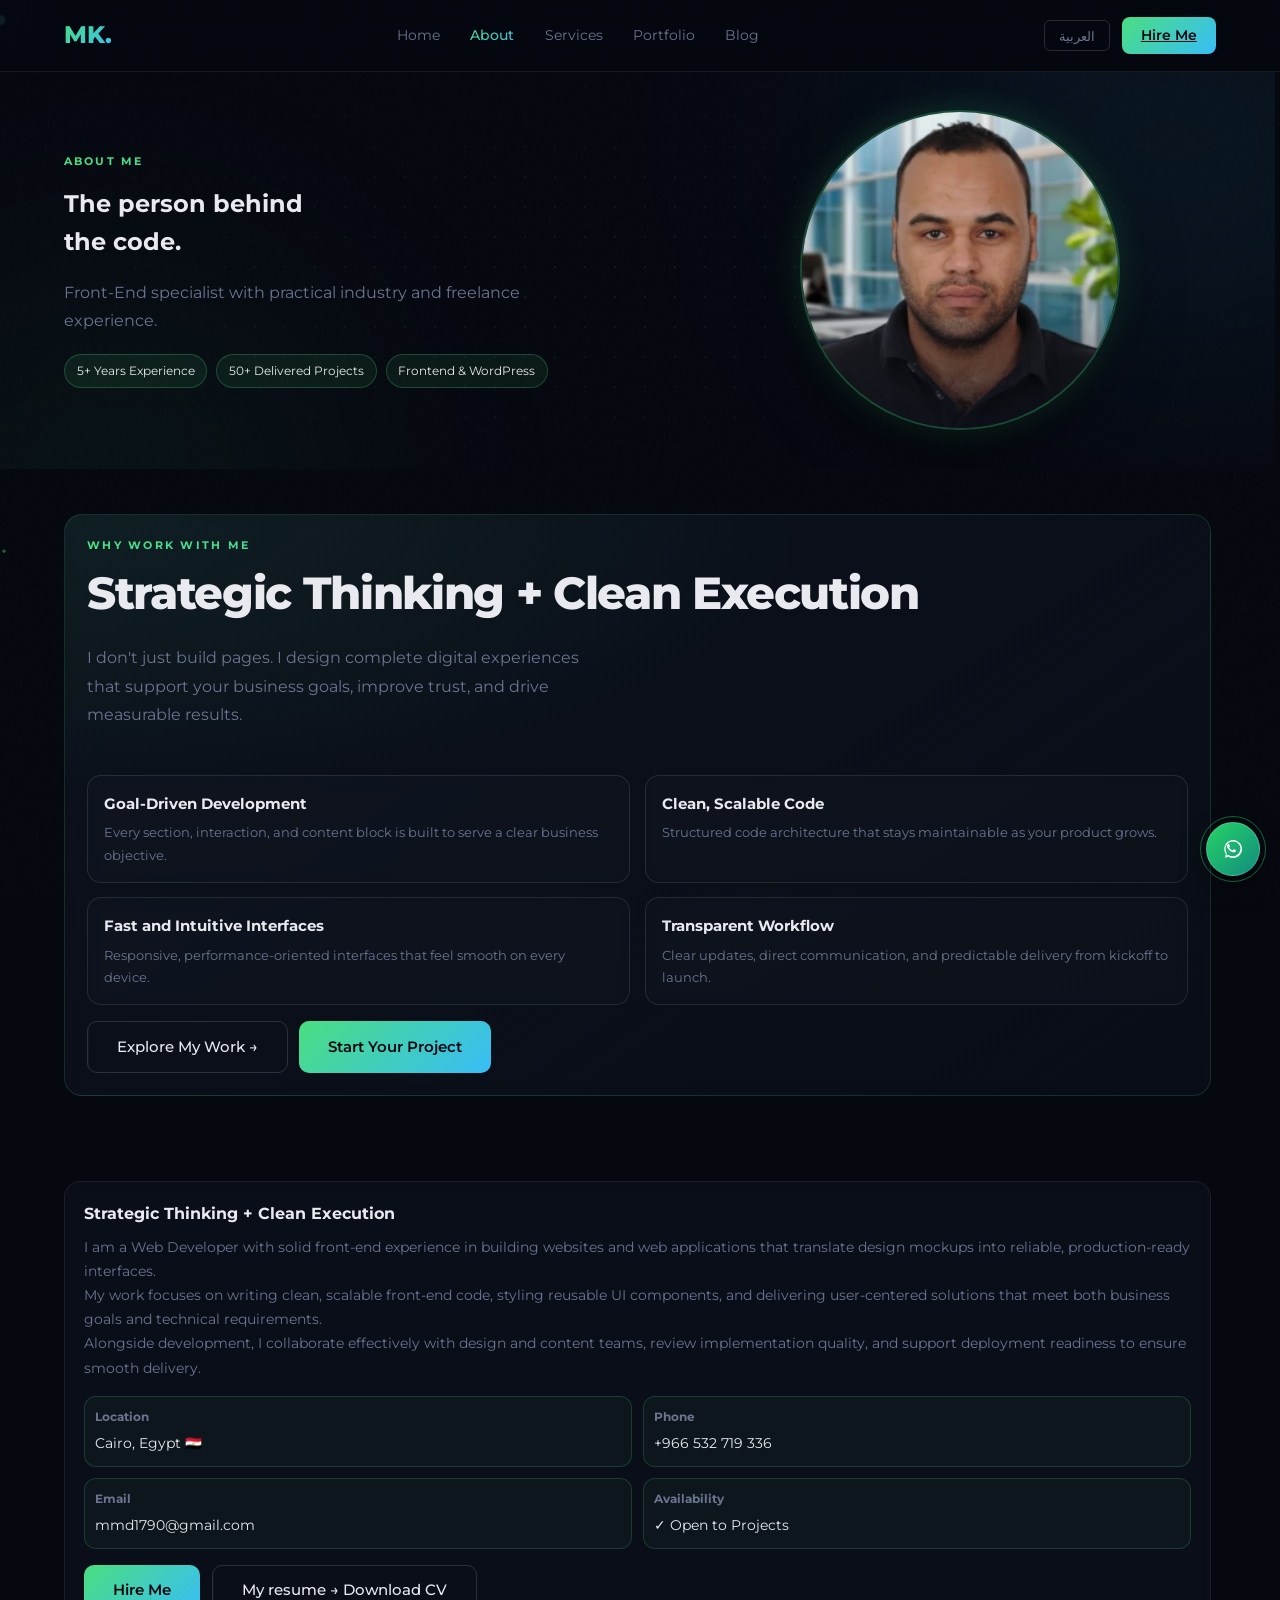
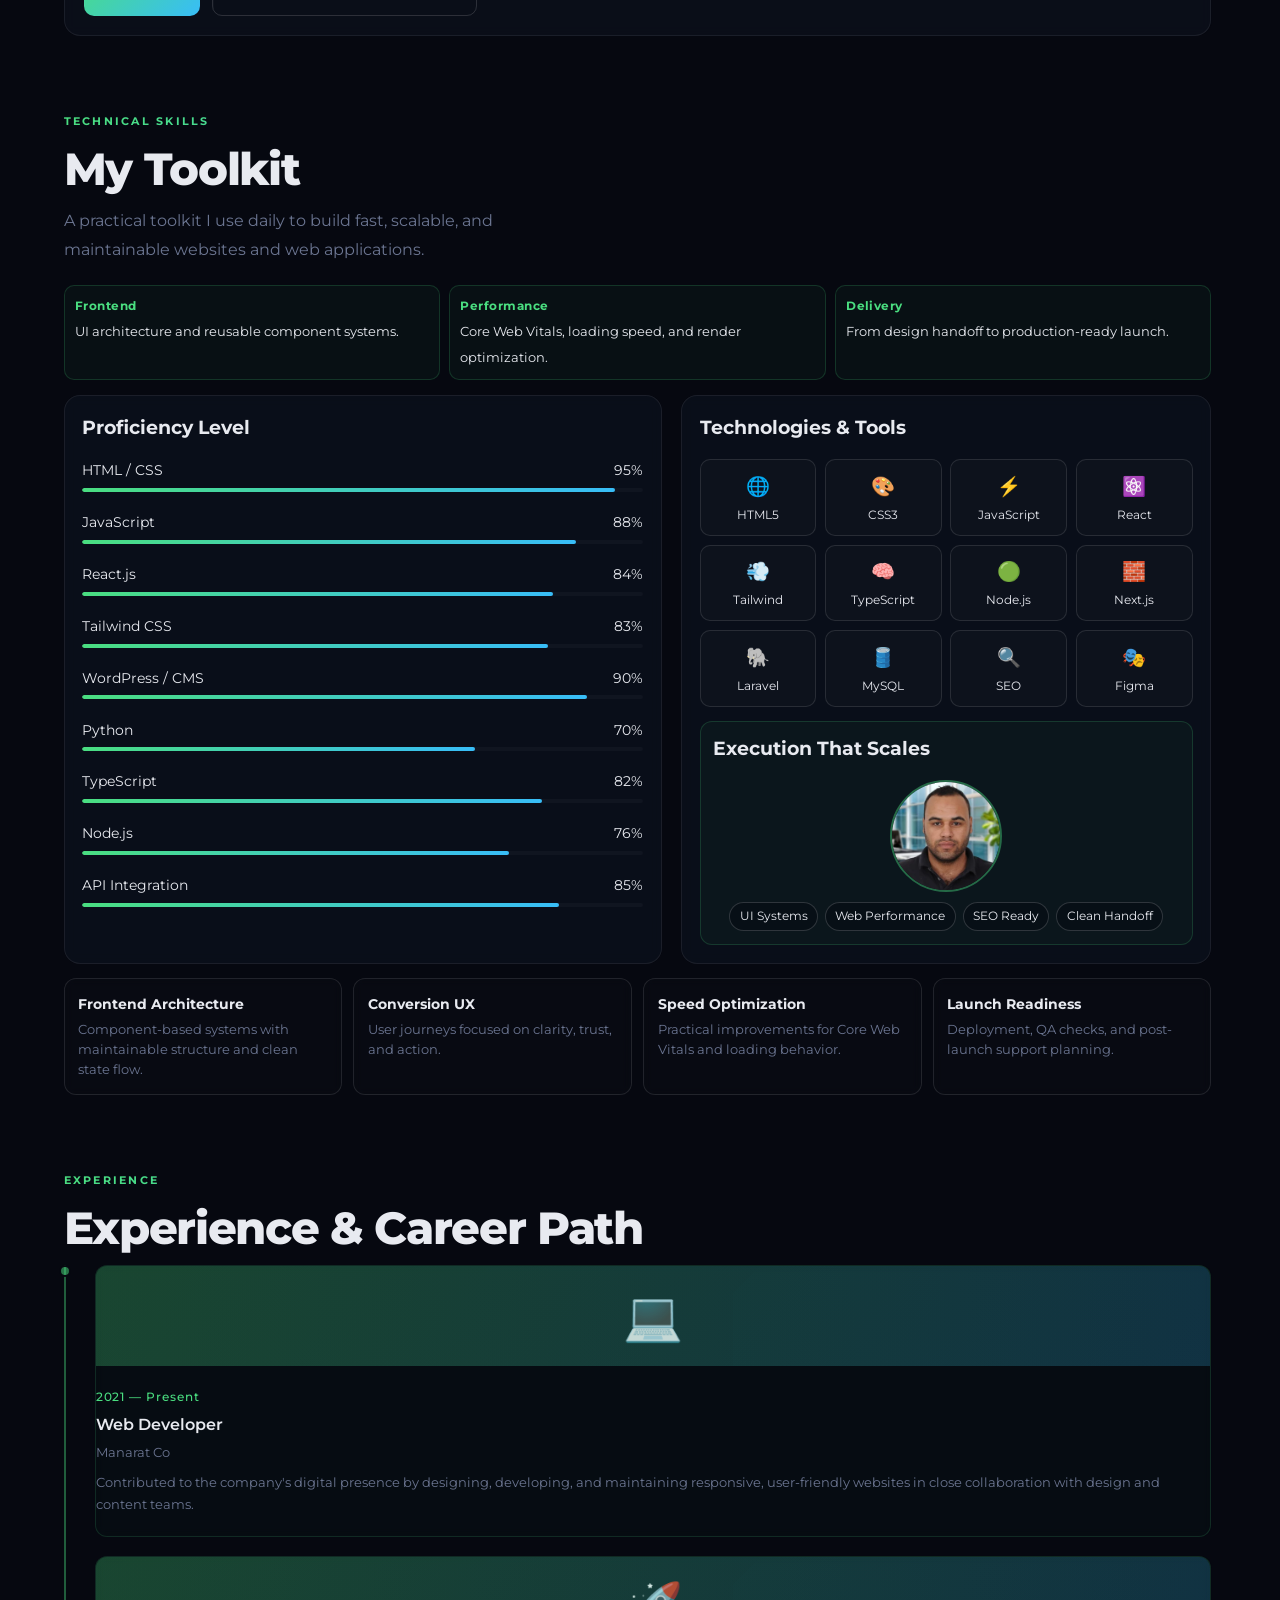
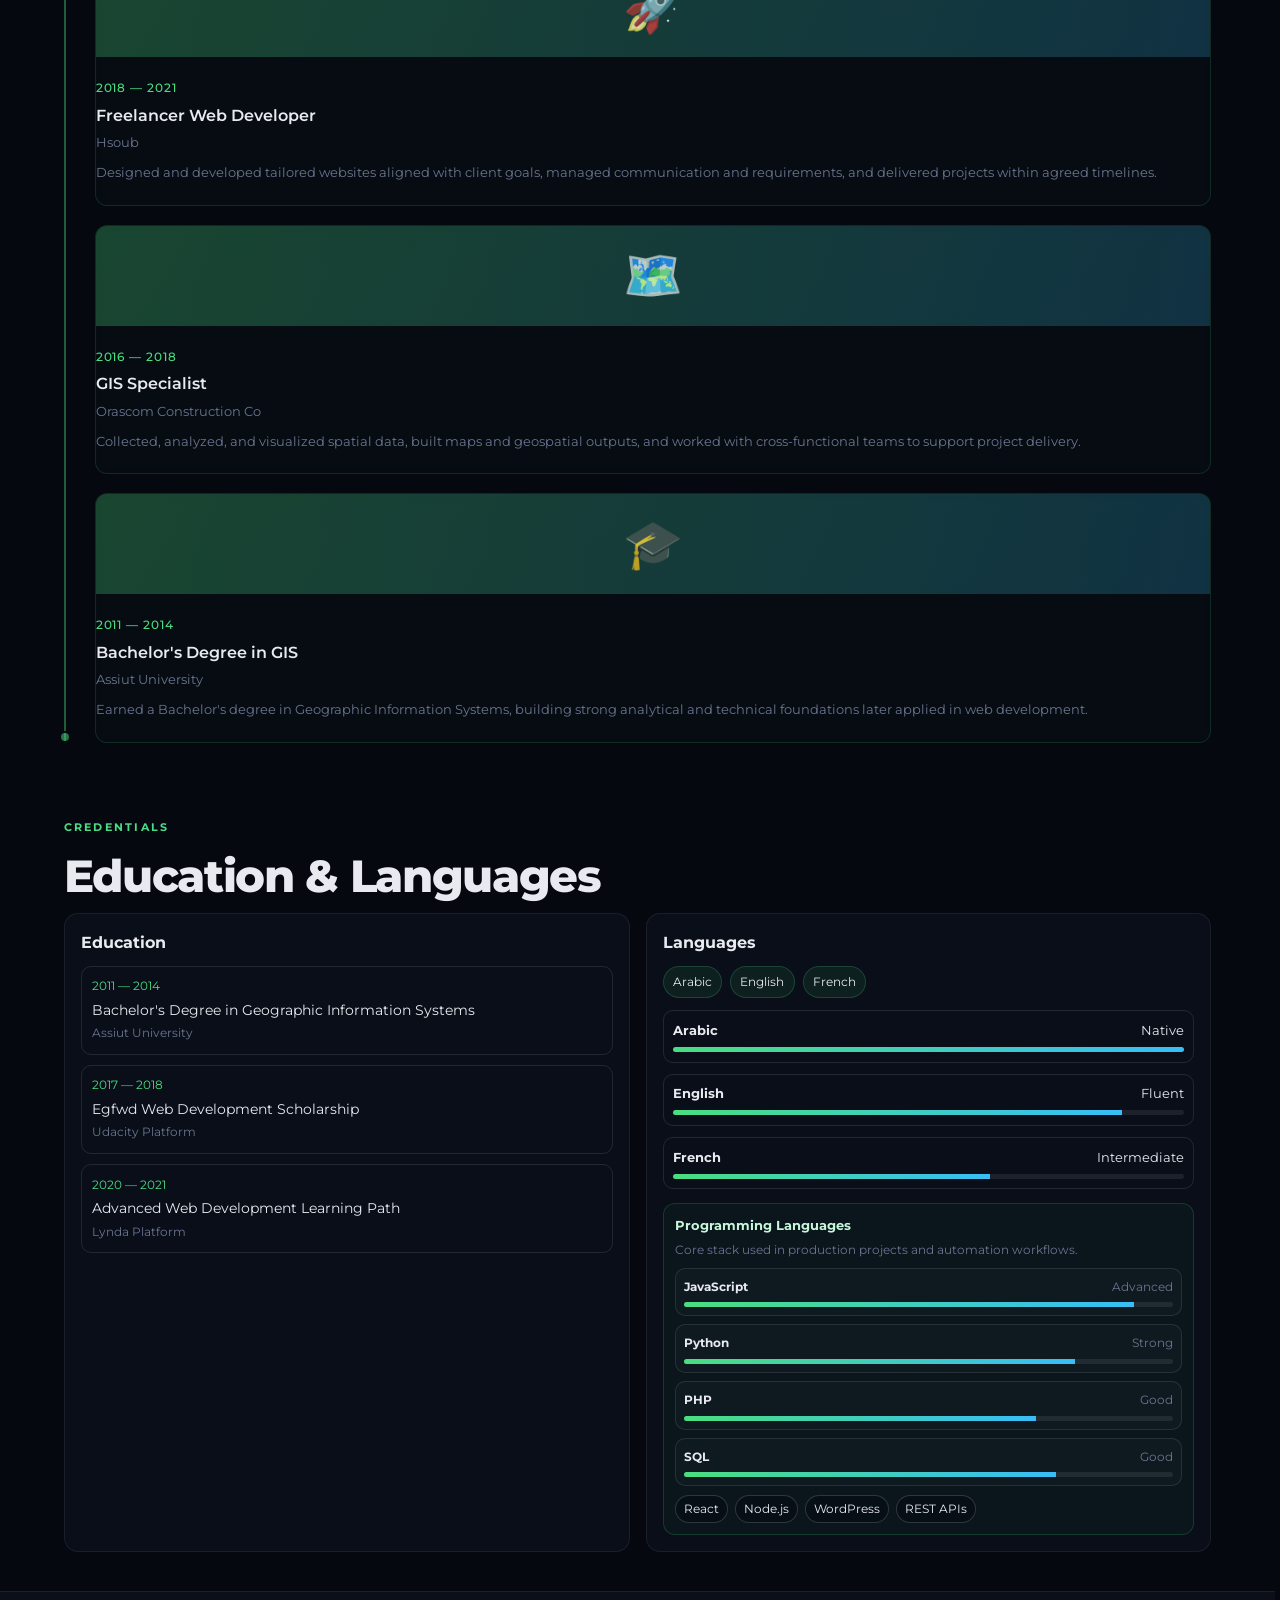
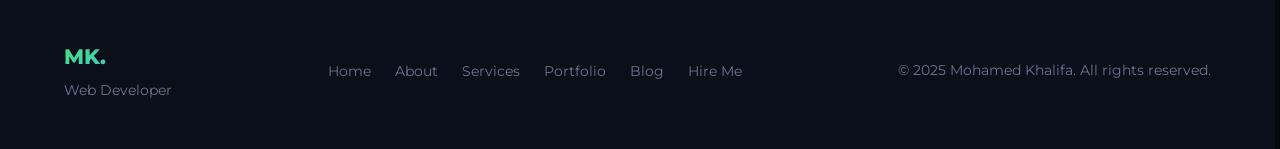
<file: about.html>
<!doctype html>
<html lang="en" dir="ltr">
  <head>
    <meta charset="UTF-8" />
    <meta name="viewport" content="width=device-width, initial-scale=1.0" />
    <title>About — Mohamed Khalifa</title>
    <link rel="icon" type="image/svg+xml" href="favicon.svg" />
    <link rel="stylesheet" href="style.css" />
    <style>
      .about-page section {
        padding-top: 2.4rem;
        padding-bottom: 2.4rem;
      }
      .about-page .section-title {
        margin-bottom: 0.75rem;
      }
      .about-page .section-sub {
        margin-bottom: 1.35rem;
      }

      .about-hero {
        padding: 3rem 5% 2rem;
        position: relative;
        overflow: hidden;
      }
      .about-hero-grid {
        display: grid;
        grid-template-columns: 1.1fr 0.9fr;
        gap: 2rem;
        align-items: center;
        position: relative;
        z-index: 1;
      }
      .about-hero-copy h1 {
        margin-bottom: 1rem;
      }
      .about-hero-copy .section-sub {
        margin-bottom: 1.2rem;
      }
      .hero-tags {
        display: flex;
        flex-wrap: wrap;
        gap: 0.55rem;
      }
      .hero-tag {
        border: 1px solid rgba(74, 222, 128, 0.25);
        background: rgba(74, 222, 128, 0.08);
        color: var(--text);
        padding: 0.38rem 0.74rem;
        border-radius: 999px;
        font-size: 0.78rem;
      }
      .about-hero-portrait {
        position: relative;
        border-radius: 50%;
        overflow: hidden;
        width: 320px;
        height: 320px;
        border: 2px solid rgba(74, 222, 128, 0.3);
        box-shadow:
          0 24px 64px rgba(0, 0, 0, 0.4),
          0 0 32px rgba(74, 222, 128, 0.2),
          inset 0 0 24px rgba(74, 222, 128, 0.08);
        animation: none;
        margin: 0 auto;
        transition: transform 0.45s cubic-bezier(0.22, 0.61, 0.36, 1);
        will-change: transform, box-shadow, filter;
        transform: translateZ(0);
        backface-visibility: hidden;
      }
      .about-hero-portrait:hover {
        transform: none;
        animation: none;
      }
      @keyframes portrait-float {
        0% {
          transform: translateY(0px);
        }
        50% {
          transform: translateY(-1.6px);
        }
        100% {
          transform: translateY(0px);
        }
      }
      @keyframes portrait-pulse-shadow {
        0%,
        100% {
          box-shadow:
            0 24px 64px rgba(0, 0, 0, 0.4),
            0 0 32px rgba(74, 222, 128, 0.2),
            inset 0 0 24px rgba(74, 222, 128, 0.08);
        }
        50% {
          box-shadow:
            0 27px 70px rgba(0, 0, 0, 0.46),
            0 0 42px rgba(74, 222, 128, 0.24),
            inset 0 0 28px rgba(74, 222, 128, 0.11);
        }
      }
      @keyframes portrait-glow {
        0%,
        100% {
          box-shadow:
            0 24px 64px rgba(0, 0, 0, 0.4),
            0 0 32px rgba(74, 222, 128, 0.2),
            0 0 48px rgba(74, 222, 128, 0.3),
            inset 0 0 24px rgba(74, 222, 128, 0.1);
        }
        50% {
          box-shadow:
            0 26px 68px rgba(0, 0, 0, 0.45),
            0 0 44px rgba(74, 222, 128, 0.35),
            0 0 64px rgba(74, 222, 128, 0.5),
            inset 0 0 34px rgba(74, 222, 128, 0.16);
        }
      }
      .about-hero-portrait img {
        width: 100%;
        height: 100%;
        object-fit: cover;
        transform: translateZ(0);
        backface-visibility: hidden;
      }
      .about-hero-portrait::after {
        content: "";
        position: absolute;
        inset: 0;
        background: linear-gradient(
          to top,
          rgba(8, 12, 20, 0.7),
          rgba(8, 12, 20, 0.08) 45%
        );
      }
      .portrait-caption {
        position: absolute;
        left: 50%;
        right: auto;
        bottom: 1rem;
        transform: translateX(-50%);
        z-index: 2;
        display: grid;
        gap: 0.3rem;
        text-align: center;
        background: rgba(6, 8, 16, 0.85);
        backdrop-filter: blur(8px);
        padding: 0.6rem 0.8rem;
        border-radius: 12px;
        border: 1px solid rgba(74, 222, 128, 0.2);
        width: 90%;
      }
      .portrait-caption strong {
        font-family: var(--font-en);
        font-size: 0.95rem;
      }
      [dir="rtl"] .portrait-caption strong {
        font-family: var(--font-ar);
      }
      .portrait-caption span {
        color: #c7f7da;
        font-size: 0.8rem;
      }

      /* Scroll Reveal Animations */
      @keyframes reveal-fade-up {
        0% {
          opacity: 0;
          transform: translateY(24px);
        }
        100% {
          opacity: 1;
          transform: translateY(0);
        }
      }
      @keyframes reveal-fade-left {
        0% {
          opacity: 0;
          transform: translateX(-32px);
        }
        100% {
          opacity: 1;
          transform: translateX(0);
        }
      }
      @keyframes reveal-fade-right {
        0% {
          opacity: 0;
          transform: translateX(32px);
        }
        100% {
          opacity: 1;
          transform: translateX(0);
        }
      }
      @keyframes reveal-fade-scale {
        0% {
          opacity: 0;
          transform: scale(0.92);
        }
        100% {
          opacity: 1;
          transform: scale(1);
        }
      }

      .reveal,
      .reveal-left,
      .reveal-right,
      .reveal-scale,
      .fade-up {
        opacity: 0;
        animation-fill-mode: both;
        animation-duration: 0.72s;
        animation-timing-function: cubic-bezier(0.25, 0.46, 0.45, 0.94);
      }

      .reveal {
        animation-name: reveal-fade-up;
      }
      .reveal-left {
        animation-name: reveal-fade-left;
      }
      .reveal-right {
        animation-name: reveal-fade-right;
      }
      .reveal-scale {
        animation-name: reveal-fade-scale;
      }
      .fade-up {
        animation-name: reveal-fade-up;
      }

      .revealed {
        opacity: 1;
      }

      /* Staggered delays for grouped reveals */
      .delay-1 {
        animation-delay: 0.28s;
      }
      .delay-2 {
        animation-delay: 0.48s;
      }
      .delay-3 {
        animation-delay: 0.68s;
      }
      .d1 {
        animation-delay: 0.3s;
      }
      .d2 {
        animation-delay: 0.5s;
      }
      .d3 {
        animation-delay: 0.7s;
      }
      .d4 {
        animation-delay: 0.9s;
      }

      .profile-shell {
        display: grid;
        grid-template-columns: 1fr;
        gap: 1rem;
        margin-top: 0.5rem;
      }
      .profile-card {
        background: rgba(14, 20, 32, 0.58);
        border: 1px solid var(--border);
        border-radius: 16px;
        padding: 1.2rem;
        backdrop-filter: blur(6px);
      }
      .profile-card h3 {
        font-family: var(--font-en);
        font-size: 1rem;
        margin-bottom: 0.5rem;
      }
      [dir="rtl"] .profile-card h3 {
        font-family: var(--font-ar);
      }
      .profile-card p {
        color: var(--muted);
        font-size: 0.88rem;
        line-height: 1.72;
      }
      .profile-meta {
        margin-top: 1rem;
        display: grid;
        grid-template-columns: repeat(2, minmax(0, 1fr));
        gap: 0.7rem;
      }
      .profile-meta-item {
        border: 1px solid rgba(74, 222, 128, 0.2);
        background: rgba(74, 222, 128, 0.04);
        border-radius: 12px;
        padding: 0.65rem;
      }
      .profile-meta-item b {
        display: block;
        font-size: 0.75rem;
        color: var(--muted);
        margin-bottom: 0.2rem;
      }
      .profile-meta-item span {
        font-size: 0.85rem;
      }
      .profile-image-card {
        position: relative;
        min-height: 330px;
        border-radius: 16px;
        overflow: hidden;
        border: 1px solid rgba(255, 255, 255, 0.1);
        background: linear-gradient(
          135deg,
          rgba(14, 20, 32, 0.5),
          rgba(10, 15, 24, 0.5)
        );
        display: flex;
        align-items: center;
        justify-content: center;
      }
      .profile-image-card img {
        width: 100%;
        height: 100%;
        object-fit: cover;
      }
      .profile-code-symbols {
        position: relative;
        width: 100%;
        height: 100%;
        display: flex;
        align-items: center;
        justify-content: center;
      }
      .profile-code-char {
        position: absolute;
        font-family: "Courier New", monospace;
        font-weight: bold;
        font-size: 4rem;
        animation:
          float-up 3s ease-in infinite,
          pulse-glow 2s ease-in-out infinite;
      }
      .profile-char-1 {
        left: 12%;
        animation-delay: 0s, 0s;
        color: #4ade80;
      }
      .profile-char-2 {
        left: 30%;
        animation-delay: 0.5s, 0.3s;
        color: #38bdf8;
      }
      .profile-char-3 {
        left: 50%;
        animation-delay: 1s, 0.6s;
        color: #4ade80;
      }
      .profile-char-4 {
        left: 70%;
        animation-delay: 1.5s, 0.9s;
        color: #38bdf8;
      }
      .profile-char-5 {
        left: 20%;
        top: 60px;
        animation-delay: 2s, 1.2s;
        color: #4ade80;
      }
      .profile-char-6 {
        right: 15%;
        animation-delay: 2.5s, 1.5s;
        color: #38bdf8;
      }
      .profile-center-text {
        position: absolute;
        text-align: center;
        z-index: 2;
      }
      .profile-center-text p {
        color: rgba(255, 255, 255, 0.5);
        font-size: 0.95rem;
        margin: 0;
        font-weight: 500;
      }
      .profile-image-card::after {
        content: "";
        position: absolute;
        inset: 0;
        background: linear-gradient(
          135deg,
          rgba(74, 222, 128, 0.15),
          rgba(56, 189, 248, 0.1)
        );
        z-index: 1;
      }
      .floating-chip {
        position: absolute;
        z-index: 2;
        border-radius: 999px;
        border: 1px solid rgba(255, 255, 255, 0.16);
        padding: 0.35rem 0.65rem;
        font-size: 0.72rem;
        background: rgba(7, 12, 20, 0.8);
      }
      .chip-a {
        top: 12px;
        left: 12px;
      }
      .chip-b {
        bottom: 12px;
        right: 12px;
      }

      .about-premium {
        border-radius: 18px;
        border: 1px solid rgba(74, 222, 128, 0.16);
        background:
          radial-gradient(
            110% 80% at 0% 0%,
            rgba(74, 222, 128, 0.07),
            transparent 60%
          ),
          linear-gradient(
            145deg,
            rgba(14, 20, 32, 0.74),
            rgba(10, 15, 24, 0.74)
          );
        padding: 1.4rem;
        margin-top: 0.4rem;
        backdrop-filter: blur(7px);
      }
      .premium-content {
        display: grid;
        grid-template-columns: 1fr;
        gap: 2rem;
        align-items: center;
        margin-bottom: 1.5rem;
      }
      .premium-text {
        display: flex;
        flex-direction: column;
        gap: 0.8rem;
      }
      .premium-image {
        position: relative;
        border-radius: 16px;
        overflow: hidden;
        min-height: 300px;
        border: 1px solid rgba(74, 222, 128, 0.2);
        background: linear-gradient(
          135deg,
          rgba(14, 20, 32, 0.5),
          rgba(10, 15, 24, 0.5)
        );
        display: flex;
        align-items: center;
        justify-content: center;
      }
      .premium-image img {
        width: 100%;
        height: 100%;
        object-fit: cover;
      }
      .code-symbols {
        position: relative;
        width: 100%;
        height: 100%;
        display: flex;
        align-items: center;
        justify-content: center;
      }
      @keyframes float-up {
        0% {
          transform: translateY(0px);
          opacity: 0;
        }
        10% {
          opacity: 1;
        }
        90% {
          opacity: 1;
        }
        100% {
          transform: translateY(-60px);
          opacity: 0;
        }
      }
      @keyframes pulse-glow {
        0%,
        100% {
          opacity: 0.6;
          filter: drop-shadow(0 0 8px rgba(74, 222, 128, 0.5));
        }
        50% {
          opacity: 1;
          filter: drop-shadow(0 0 16px rgba(74, 222, 128, 0.8));
        }
      }
      .code-char {
        position: absolute;
        font-family: "Courier New", monospace;
        font-weight: bold;
        font-size: 3rem;
        animation:
          float-up 3s ease-in infinite,
          pulse-glow 2s ease-in-out infinite;
      }
      .char-1 {
        left: 15%;
        animation-delay: 0s, 0s;
        color: #4ade80;
      }
      .char-2 {
        left: 35%;
        animation-delay: 0.5s, 0.3s;
        color: #38bdf8;
      }
      .char-3 {
        left: 55%;
        animation-delay: 1s, 0.6s;
        color: #4ade80;
      }
      .char-4 {
        left: 75%;
        animation-delay: 1.5s, 0.9s;
        color: #38bdf8;
      }
      .char-5 {
        left: 25%;
        animation-delay: 2s, 1.2s;
        color: #4ade80;
      }
      .char-6 {
        left: 65%;
        animation-delay: 2.5s, 1.5s;
        color: #38bdf8;
      }
      .center-text {
        position: absolute;
        text-align: center;
        z-index: 2;
      }
      .center-text p {
        color: rgba(255, 255, 255, 0.4);
        font-size: 0.9rem;
        margin: 0;
      }
      .premium-image::after {
        content: "";
        position: absolute;
        inset: 0;
        background: linear-gradient(
          135deg,
          rgba(74, 222, 128, 0.15),
          rgba(56, 189, 248, 0.1)
        );
      }
      .value-grid {
        margin-top: 1rem;
        display: grid;
        grid-template-columns: repeat(2, minmax(0, 1fr));
        gap: 0.9rem;
      }
      .value-card {
        border-radius: 14px;
        border: 1px solid rgba(255, 255, 255, 0.1);
        background: rgba(255, 255, 255, 0.012);
        padding: 1rem;
        backdrop-filter: blur(5px);
      }
      .value-card h3 {
        font-family: var(--font-en);
        font-size: 0.95rem;
        margin-bottom: 0.35rem;
      }
      [dir="rtl"] .value-card h3 {
        font-family: var(--font-ar);
      }
      .value-card p {
        color: var(--muted);
        font-size: 0.84rem;
        line-height: 1.65;
      }
      .about-premium-cta {
        margin-top: 1rem;
        display: flex;
        gap: 0.7rem;
        flex-wrap: wrap;
      }

      .skills-layout {
        display: grid;
        grid-template-columns: 1.06fr 0.94fr;
        gap: 1.2rem;
        margin-top: 0.5rem;
      }
      .skills-highlights {
        margin: 0.2rem 0 0.9rem;
        display: grid;
        grid-template-columns: repeat(3, minmax(0, 1fr));
        gap: 0.6rem;
      }
      .skills-highlight {
        border: 1px solid rgba(74, 222, 128, 0.18);
        background: rgba(74, 222, 128, 0.04);
        border-radius: 10px;
        padding: 0.62rem;
      }
      .skills-highlight b {
        display: block;
        color: var(--green);
        font-size: 0.75rem;
        margin-bottom: 0.2rem;
        letter-spacing: 0.04em;
      }
      .skills-highlight span {
        font-size: 0.8rem;
        color: var(--text);
      }
      .skills-col {
        background: rgba(14, 20, 32, 0.56);
        border: 1px solid var(--border);
        border-radius: 16px;
        padding: 1.1rem;
        backdrop-filter: blur(6px);
      }
      .skills-col h3 {
        font-family: var(--font-en);
        margin-bottom: 1rem;
      }
      [dir="rtl"] .skills-col h3 {
        font-family: var(--font-ar);
      }
      .tech-grid {
        display: grid;
        grid-template-columns: repeat(auto-fill, minmax(92px, 1fr));
        gap: 0.55rem;
      }
      .tech-item {
        border-radius: 10px;
        border: 1px solid rgba(255, 255, 255, 0.11);
        background: rgba(255, 255, 255, 0.02);
        padding: 0.65rem;
        text-align: center;
        font-size: 0.78rem;
      }
      .tech-item-icon {
        font-size: 1.2rem;
        margin-bottom: 0.2rem;
      }
      .skills-visual-card {
        margin-top: 0.85rem;
        border-radius: 12px;
        border: 1px solid rgba(74, 222, 128, 0.18);
        padding: 0.8rem;
        background: rgba(74, 222, 128, 0.04);
      }
      .skills-photo-wrap {
        display: flex;
        justify-content: center;
        margin: 0.6rem 0;
      }
      .skills-photo {
        width: 112px;
        height: 112px;
        border-radius: 50%;
        overflow: hidden;
        border: 2px solid rgba(74, 222, 128, 0.42);
      }
      .skills-photo img {
        width: 100%;
        height: 100%;
        object-fit: cover;
      }
      .skills-badges {
        display: flex;
        flex-wrap: wrap;
        justify-content: center;
        gap: 0.45rem;
      }
      .skills-badge {
        border-radius: 999px;
        border: 1px solid rgba(255, 255, 255, 0.16);
        background: rgba(8, 14, 22, 0.72);
        padding: 0.28rem 0.58rem;
        font-size: 0.72rem;
      }
      .specialty-grid {
        margin-top: 0.9rem;
        display: grid;
        grid-template-columns: repeat(4, minmax(0, 1fr));
        gap: 0.7rem;
      }
      .specialty-card {
        border-radius: 12px;
        border: 1px solid rgba(255, 255, 255, 0.1);
        background: rgba(255, 255, 255, 0.012);
        padding: 0.85rem;
        backdrop-filter: blur(5px);
      }
      .specialty-card h4 {
        font-family: var(--font-en);
        font-size: 0.88rem;
        margin-bottom: 0.3rem;
      }
      [dir="rtl"] .specialty-card h4 {
        font-family: var(--font-ar);
      }
      .specialty-card p {
        font-size: 0.79rem;
        line-height: 1.6;
        color: var(--muted);
      }

      .exp-grid {
        display: grid;
        grid-template-columns: 1fr;
        gap: 1.2rem;
        margin-top: 0.5rem;
        border-left: 2px solid rgba(74, 222, 128, 0.4);
        padding-left: 1.8rem;
        position: relative;
      }
      .exp-grid::before {
        content: "";
        position: absolute;
        left: -7px;
        top: 0;
        width: 12px;
        height: 12px;
        background: rgba(74, 222, 128, 0.5);
        border-radius: 50%;
        border: 2px solid var(--bg);
      }
      .exp-grid::after {
        content: "";
        position: absolute;
        left: -7px;
        bottom: 0;
        width: 12px;
        height: 12px;
        background: rgba(74, 222, 128, 0.5);
        border-radius: 50%;
        border: 2px solid var(--bg);
      }
      .exp-card {
        border-radius: 12px;
        border: 1px solid rgba(74, 222, 128, 0.15);
        background: rgba(74, 222, 128, 0.02);
        overflow: hidden;
        transition: all 0.35s cubic-bezier(0.4, 0, 0.2, 1);
        backdrop-filter: blur(5px);
      }
      .exp-card:last-child {
        border-bottom: 1px solid rgba(74, 222, 128, 0.15);
      }
      .exp-card:first-child {
        border-top: 1px solid rgba(74, 222, 128, 0.15);
      }
      .exp-card:hover {
        background: rgba(74, 222, 128, 0.08);
        border-color: rgba(74, 222, 128, 0.35);
        box-shadow: 0 8px 24px rgba(74, 222, 128, 0.15);
      }
      .exp-card:hover .exp-thumb::after {
        background: linear-gradient(
          to right,
          rgba(74, 222, 128, 0.35),
          rgba(56, 189, 248, 0.25)
        );
      }
      .exp-thumb {
        height: 100px;
        position: relative;
        overflow: hidden;
        display: flex;
        align-items: center;
        justify-content: center;
        background: linear-gradient(
          135deg,
          rgba(74, 222, 128, 0.15),
          rgba(56, 189, 248, 0.12)
        );
        transition: background 0.35s ease;
      }
      .exp-thumb img {
        width: 100%;
        height: 100%;
        object-fit: cover;
        filter: saturate(0.9) brightness(0.8);
      }
      .exp-icon {
        font-size: 3rem;
        opacity: 0.9;
      }
      .exp-thumb::after {
        content: "";
        position: absolute;
        inset: 0;
        background: linear-gradient(
          to right,
          rgba(74, 222, 128, 0.15),
          rgba(56, 189, 248, 0.1)
        );
        pointer-events: none;
        transition: background 0.35s ease;
      }
      .exp-card:hover .exp-thumb::after {
        background: linear-gradient(
          to right,
          rgba(74, 222, 128, 0.3),
          rgba(56, 189, 248, 0.2)
        );
      }
      .exp-body {
        padding: 1.3rem 1.2rem 1.3rem 0;
        position: relative;
        transition: all 0.35s ease;
      }
      .exp-card:hover .exp-body {
        padding-left: 0.3rem;
      }
      .exp-body::before {
        content: "";
        position: absolute;
        left: -1.65rem;
        top: 50%;
        transform: translateY(-50%);
        width: 8px;
        height: 8px;
        background: rgba(74, 222, 128, 0.6);
        border-radius: 50%;
        border: 2px solid var(--bg);
      }
      .exp-year {
        color: var(--green);
        font-size: 0.75rem;
        letter-spacing: 0.08em;
        margin-bottom: 0.4rem;
        font-weight: 500;
      }
      .exp-title {
        font-family: var(--font-en);
        font-size: 0.97rem;
        margin-bottom: 0.25rem;
        font-weight: 600;
        color: var(--text);
      }
      [dir="rtl"] .exp-title {
        font-family: var(--font-ar);
      }
      .exp-company {
        color: var(--muted);
        font-size: 0.82rem;
        margin-bottom: 0.5rem;
        transition: color 0.35s ease;
      }
      .exp-card:hover .exp-company {
        color: var(--green);
      }
      .exp-desc {
        color: var(--muted);
        font-size: 0.83rem;
        line-height: 1.68;
        transition: color 0.35s ease;
      }
      .exp-card:hover .exp-desc {
        color: rgba(255, 255, 255, 0.75);
      }

      .cred-grid {
        display: grid;
        grid-template-columns: 1fr 1fr;
        gap: 1rem;
        margin-top: 0.5rem;
      }
      .cred-card {
        border-radius: 14px;
        border: 1px solid var(--border);
        background: rgba(14, 20, 32, 0.56);
        padding: 1rem;
        backdrop-filter: blur(6px);
      }
      .cred-card h3 {
        font-family: var(--font-en);
        font-size: 1rem;
        margin-bottom: 0.65rem;
      }
      [dir="rtl"] .cred-card h3 {
        font-family: var(--font-ar);
      }
      .cred-list {
        list-style: none;
        display: grid;
        gap: 0.65rem;
      }
      .cred-list li {
        border: 1px solid rgba(255, 255, 255, 0.1);
        border-radius: 10px;
        padding: 0.65rem;
      }
      .cred-y {
        color: var(--green);
        font-size: 0.72rem;
        margin-bottom: 0.2rem;
      }
      .cred-t {
        font-size: 0.86rem;
        margin-bottom: 0.15rem;
      }
      .cred-s {
        color: var(--muted);
        font-size: 0.78rem;
      }
      .lang-levels {
        display: grid;
        gap: 0.7rem;
      }
      .lang-level {
        border: 1px solid rgba(255, 255, 255, 0.1);
        border-radius: 10px;
        padding: 0.6rem;
      }
      .lang-level-top {
        display: flex;
        justify-content: space-between;
        font-size: 0.8rem;
        margin-bottom: 0.35rem;
      }
      .lang-level-bar {
        height: 5px;
        border-radius: 999px;
        background: rgba(255, 255, 255, 0.08);
        overflow: hidden;
      }
      .lang-level-bar i {
        display: block;
        height: 100%;
        background: var(--grad);
      }
      .lang-pills {
        display: flex;
        gap: 0.5rem;
        flex-wrap: wrap;
        margin-bottom: 0.8rem;
      }
      .lang-pill {
        border-radius: 999px;
        border: 1px solid rgba(74, 222, 128, 0.2);
        background: rgba(74, 222, 128, 0.08);
        padding: 0.32rem 0.58rem;
        font-size: 0.76rem;
      }
      .prog-stack {
        margin-top: 0.85rem;
        border: 1px solid rgba(74, 222, 128, 0.18);
        border-radius: 12px;
        background: rgba(74, 222, 128, 0.035);
        padding: 0.7rem;
      }
      .prog-stack h4 {
        font-family: var(--font-en);
        font-size: 0.84rem;
        margin-bottom: 0.2rem;
        color: #c7f7da;
      }
      [dir="rtl"] .prog-stack h4 {
        font-family: var(--font-ar);
      }
      .prog-note {
        font-size: 0.75rem;
        color: var(--muted);
        margin-bottom: 0.55rem;
        line-height: 1.6;
      }
      .prog-list {
        display: grid;
        gap: 0.5rem;
      }
      .prog-item {
        border: 1px solid rgba(255, 255, 255, 0.1);
        border-radius: 10px;
        padding: 0.5rem;
        background: rgba(255, 255, 255, 0.02);
      }
      .prog-top {
        display: flex;
        justify-content: space-between;
        gap: 0.7rem;
        align-items: baseline;
        margin-bottom: 0.35rem;
        font-size: 0.78rem;
      }
      .prog-top span {
        color: var(--muted);
        font-size: 0.72rem;
      }
      .prog-tools {
        display: flex;
        flex-wrap: wrap;
        gap: 0.4rem;
        margin-top: 0.55rem;
      }
      .prog-tool {
        border-radius: 999px;
        border: 1px solid rgba(255, 255, 255, 0.16);
        background: rgba(8, 14, 22, 0.72);
        padding: 0.24rem 0.52rem;
        font-size: 0.72rem;
      }

      @media (max-width: 1024px) {
        .about-hero-grid,
        .skills-layout,
        .cred-grid,
        .profile-shell,
        .exp-grid,
        .premium-content {
          grid-template-columns: 1fr;
        }
        .specialty-grid {
          grid-template-columns: repeat(2, minmax(0, 1fr));
        }
        .skills-highlights {
          grid-template-columns: 1fr;
        }
        .about-hero-portrait {
          width: 280px;
          height: 280px;
        }
        .delay-1 {
          animation-delay: 0.15s !important;
        }
        .delay-2 {
          animation-delay: 0.25s !important;
        }
        .delay-3 {
          animation-delay: 0.35s !important;
        }
        .d1 {
          animation-delay: 0.2s !important;
        }
        .d2 {
          animation-delay: 0.35s !important;
        }
        .d3 {
          animation-delay: 0.5s !important;
        }
        .d4 {
          animation-delay: 0.65s !important;
        }
      }
      @media (max-width: 768px) {
        .about-page section {
          padding-top: 1.8rem;
          padding-bottom: 1.8rem;
        }
        .about-hero {
          padding-top: 2.8rem;
          padding-bottom: 1.8rem;
          text-align: center;
        }
        .about-hero-portrait {
          width: 240px;
          height: 240px;
          margin-top: 1rem;
          animation: none;
        }
        .about-hero-portrait:hover {
          animation: none;
        }
        .hero-tags,
        .about-premium-cta,
        .lang-pills {
          justify-content: center;
        }
        .premium-content {
          gap: 1.2rem;
        }
        .premium-image {
          min-height: 220px;
        }
        .code-char {
          font-size: 2rem;
        }
        .profile-code-char {
          font-size: 2.5rem;
        }
        .profile-image-card {
          min-height: 250px;
        }
        .prog-top {
          flex-direction: column;
          align-items: center;
          text-align: center;
          gap: 0.15rem;
        }
        .prog-stack {
          text-align: center;
        }
        .prog-tools {
          justify-content: center;
        }
        .skills-highlight {
          text-align: center;
        }
        .specialty-grid {
          grid-template-columns: 1fr;
        }
        .delay-1 {
          animation-delay: 0.1s !important;
        }
        .delay-2 {
          animation-delay: 0.18s !important;
        }
        .delay-3 {
          animation-delay: 0.26s !important;
        }
        .d1 {
          animation-delay: 0.12s !important;
        }
        .d2 {
          animation-delay: 0.22s !important;
        }
        .d3 {
          animation-delay: 0.32s !important;
        }
        .d4 {
          animation-delay: 0.42s !important;
        }
      }
    </style>
  </head>
  <body>
    <canvas id="particleCanvas"></canvas>
    <nav id="mainNav">
      <a href="index.html" class="nav-logo">MK.</a>
      <div class="nav-center">
        <ul class="nav-links" id="navLinks">
          <li><a href="index.html" data-i18n="nav_home">Home</a></li>
          <li>
            <a href="about.html" class="active" data-i18n="nav_about">About</a>
          </li>
          <li><a href="services.html" data-i18n="nav_services">Services</a></li>
          <li>
            <a href="portfolio.html" data-i18n="nav_portfolio">Portfolio</a>
          </li>
          <li><a href="blog.html" data-i18n="nav_blog">Blog</a></li>
        </ul>
      </div>
      <div class="nav-right">
        <button class="lang-toggle" id="langToggle" onclick="toggleLang()">
          العربية
        </button>
        <a href="contact.html" class="nav-cta" data-i18n="nav_hire">Hire Me</a>
        <div class="hamburger" id="hamburger">
          <span></span><span></span><span></span>
        </div>
      </div>
    </nav>

    <main class="about-page">
      <section class="about-hero">
        <div
          class="glow-bg"
          style="
            width: 640px;
            height: 420px;
            background: rgba(56, 189, 248, 0.08);
            top: -140px;
            right: -220px;
          "
        ></div>
        <div
          class="glow-bg"
          style="
            width: 460px;
            height: 460px;
            background: rgba(74, 222, 128, 0.06);
            bottom: -260px;
            left: -120px;
          "
        ></div>
        <div class="dot-grid"></div>
        <div class="about-hero-grid">
          <div class="about-hero-copy">
            <div class="section-label fade-up" data-i18n="about_label">
              About Me
            </div>
            <h1 class="fade-up delay-1">
              <span data-i18n="about_h1_1">The person behind</span><br /><span
                data-i18n="about_h1_2"
                >the code.</span
              >
            </h1>
            <p class="section-sub fade-up delay-2" data-i18n="about_sub">
              Front-End specialist with practical industry and freelance
              experience.
            </p>
            <div class="hero-tags fade-up delay-3">
              <span class="hero-tag" data-i18n="about_point1"
                >5+ Years Experience</span
              >
              <span class="hero-tag" data-i18n="about_point2"
                >50+ Delivered Projects</span
              >
              <span class="hero-tag" data-i18n="about_point3"
                >Frontend & WordPress</span
              >
            </div>
          </div>
          <div class="about-hero-portrait fade-up delay-2">
            <img
              src="img/portfolio.webp"
              alt="Mohamed Khalifa"
              loading="eager"
              decoding="async"
            />
          </div>
        </div>
      </section>

      <section>
        <div class="about-premium reveal">
          <div class="section-label" data-i18n="about_plus_label">
            Why Work With Me
          </div>
          <div class="premium-content">
            <div class="premium-text">
              <h2 class="section-title" data-i18n="about_plus_title">
                Strategic Thinking + Clean Execution
              </h2>
              <p class="section-sub" data-i18n="about_plus_sub">
                I don't just build pages. I design complete digital experiences
                that support your business goals.
              </p>
            </div>
          </div>
          <div class="value-grid">
            <article class="value-card reveal d1">
              <h3 data-i18n="about_plus_1_t">Goal-Driven Development</h3>
              <p data-i18n="about_plus_1_d">
                Every section is built to serve a clear business objective.
              </p>
            </article>
            <article class="value-card reveal d2">
              <h3 data-i18n="about_plus_2_t">Clean, Scalable Code</h3>
              <p data-i18n="about_plus_2_d">
                Maintainable architecture that supports future growth.
              </p>
            </article>
            <article class="value-card reveal d3">
              <h3 data-i18n="about_plus_3_t">Fast and Intuitive Interfaces</h3>
              <p data-i18n="about_plus_3_d">
                Responsive interfaces optimized for speed and clarity.
              </p>
            </article>
            <article class="value-card reveal d4">
              <h3 data-i18n="about_plus_4_t">Transparent Workflow</h3>
              <p data-i18n="about_plus_4_d">
                Clear updates and predictable delivery from kickoff to launch.
              </p>
            </article>
          </div>
          <div class="about-premium-cta reveal d4">
            <a
              href="portfolio.html"
              class="btn btn-outline"
              data-i18n="about_plus_btn1"
              >Explore My Work →</a
            >
            <a
              href="contact.html"
              class="btn btn-primary"
              data-i18n="about_plus_btn2"
              >Start Your Project</a
            >
          </div>
        </div>
      </section>

      <section>
        <div class="profile-shell">
          <article class="profile-card reveal-left">
            <h3 data-i18n="about_plus_title">
              Strategic Thinking + Clean Execution
            </h3>
            <p data-i18n="bio_p1">
              I am a Web Developer with solid front-end experience in building
              websites and web applications that translate design mockups into
              reliable, production-ready interfaces.
            </p>
            <p data-i18n="bio_p2">
              My work focuses on writing clean, scalable front-end code, styling
              reusable UI components, and delivering user-centered solutions
              that meet both business goals and technical requirements.
            </p>
            <p data-i18n="bio_p3">
              Alongside development, I collaborate effectively with design and
              content teams, review implementation quality, and support
              deployment readiness to ensure smooth delivery.
            </p>
            <div class="profile-meta">
              <div class="profile-meta-item">
                <b data-i18n="bio_loc_l">Location</b>
                <span data-i18n="bio_loc_v">Cairo, Egypt 🇪🇬</span>
              </div>
              <div class="profile-meta-item">
                <b data-i18n="bio_phone_l">Phone</b>
                <span>+966 532 719 336</span>
              </div>
              <div class="profile-meta-item">
                <b data-i18n="bio_email_l">Email</b>
                <span>mmd1790@gmail.com</span>
              </div>
              <div class="profile-meta-item">
                <b data-i18n="bio_avail_l">Availability</b>
                <span data-i18n="bio_avail_v">✓ Open to Projects</span>
              </div>
            </div>
            <div
              style="
                display: flex;
                gap: 0.8rem;
                flex-wrap: wrap;
                margin-top: 1rem;
              "
            >
              <a
                href="contact.html"
                class="btn btn-primary"
                data-i18n="btn_hire"
                >Hire Me</a
              >
              <a
                href="https://mohamedkhalifa.netlify.app"
                class="btn btn-outline"
                target="_blank"
                rel="noopener noreferrer"
                >My resume → Download CV</a
              >
            </div>
          </article>
        </div>
      </section>

      <section>
        <div class="section-label reveal" data-i18n="skills_label">
          Technical Skills
        </div>
        <h2 class="section-title reveal d1" data-i18n="skills_title">
          My Toolkit
        </h2>
        <p class="section-sub reveal d2" data-i18n="skills_sub_about">
          A practical toolkit I use daily to build fast, scalable, and
          maintainable websites.
        </p>
        <div class="skills-highlights reveal d2">
          <div class="skills-highlight">
            <b data-i18n="skills_hl_1_t">Frontend</b>
            <span data-i18n="skills_hl_1_d"
              >UI architecture and reusable component systems.</span
            >
          </div>
          <div class="skills-highlight">
            <b data-i18n="skills_hl_2_t">Performance</b>
            <span data-i18n="skills_hl_2_d"
              >Core Web Vitals, loading speed, and render optimization.</span
            >
          </div>
          <div class="skills-highlight">
            <b data-i18n="skills_hl_3_t">Delivery</b>
            <span data-i18n="skills_hl_3_d"
              >From design handoff to production-ready launch.</span
            >
          </div>
        </div>
        <div class="skills-layout">
          <div class="skills-col reveal-left">
            <h3 data-i18n="skills_prof">Proficiency Level</h3>
            <div class="skill-bar-wrap">
              <div class="skill-bar-label">
                <span>HTML / CSS</span><span>95%</span>
              </div>
              <div class="skill-bar-track">
                <div class="skill-bar-fill" data-w="95"></div>
              </div>
            </div>
            <div class="skill-bar-wrap">
              <div class="skill-bar-label">
                <span>JavaScript</span><span>88%</span>
              </div>
              <div class="skill-bar-track">
                <div class="skill-bar-fill" data-w="88"></div>
              </div>
            </div>
            <div class="skill-bar-wrap">
              <div class="skill-bar-label">
                <span>React.js</span><span>84%</span>
              </div>
              <div class="skill-bar-track">
                <div class="skill-bar-fill" data-w="84"></div>
              </div>
            </div>
            <div class="skill-bar-wrap">
              <div class="skill-bar-label">
                <span>Tailwind CSS</span><span>83%</span>
              </div>
              <div class="skill-bar-track">
                <div class="skill-bar-fill" data-w="83"></div>
              </div>
            </div>
            <div class="skill-bar-wrap">
              <div class="skill-bar-label">
                <span>WordPress / CMS</span><span>90%</span>
              </div>
              <div class="skill-bar-track">
                <div class="skill-bar-fill" data-w="90"></div>
              </div>
            </div>
            <div class="skill-bar-wrap">
              <div class="skill-bar-label">
                <span>Python</span><span>70%</span>
              </div>
              <div class="skill-bar-track">
                <div class="skill-bar-fill" data-w="70"></div>
              </div>
            </div>
            <div class="skill-bar-wrap">
              <div class="skill-bar-label">
                <span>TypeScript</span><span>82%</span>
              </div>
              <div class="skill-bar-track">
                <div class="skill-bar-fill" data-w="82"></div>
              </div>
            </div>
            <div class="skill-bar-wrap">
              <div class="skill-bar-label">
                <span>Node.js</span><span>76%</span>
              </div>
              <div class="skill-bar-track">
                <div class="skill-bar-fill" data-w="76"></div>
              </div>
            </div>
            <div class="skill-bar-wrap">
              <div class="skill-bar-label">
                <span>API Integration</span><span>85%</span>
              </div>
              <div class="skill-bar-track">
                <div class="skill-bar-fill" data-w="85"></div>
              </div>
            </div>
          </div>
          <div class="skills-col reveal-right d2">
            <h3 data-i18n="skills_tools">Technologies & Tools</h3>
            <div class="tech-grid">
              <div class="tech-item">
                <div class="tech-item-icon">🌐</div>
                HTML5
              </div>
              <div class="tech-item">
                <div class="tech-item-icon">🎨</div>
                CSS3
              </div>
              <div class="tech-item">
                <div class="tech-item-icon">⚡</div>
                JavaScript
              </div>
              <div class="tech-item">
                <div class="tech-item-icon">⚛️</div>
                React
              </div>
              <div class="tech-item">
                <div class="tech-item-icon">💨</div>
                Tailwind
              </div>
              <div class="tech-item">
                <div class="tech-item-icon">🧠</div>
                TypeScript
              </div>
              <div class="tech-item">
                <div class="tech-item-icon">🟢</div>
                Node.js
              </div>
              <div class="tech-item">
                <div class="tech-item-icon">🧱</div>
                Next.js
              </div>
              <div class="tech-item">
                <div class="tech-item-icon">🐘</div>
                Laravel
              </div>
              <div class="tech-item">
                <div class="tech-item-icon">🛢️</div>
                MySQL
              </div>
              <div class="tech-item">
                <div class="tech-item-icon">🔍</div>
                SEO
              </div>
              <div class="tech-item">
                <div class="tech-item-icon">🎭</div>
                Figma
              </div>
            </div>
            <div class="skills-visual-card reveal d3">
              <h3 data-i18n="skills_visual_h">Execution That Scales</h3>
              <div class="skills-photo-wrap">
                <div class="skills-photo">
                  <img
                    src="img/portfolio.webp"
                    alt="Mohamed Khalifa"
                    loading="lazy"
                    decoding="async"
                  />
                </div>
              </div>
              <div class="skills-badges">
                <span class="skills-badge" data-i18n="skills_badge_1"
                  >UI Systems</span
                >
                <span class="skills-badge" data-i18n="skills_badge_2"
                  >Web Performance</span
                >
                <span class="skills-badge" data-i18n="skills_badge_3"
                  >SEO Ready</span
                >
                <span class="skills-badge" data-i18n="skills_badge_4"
                  >Clean Handoff</span
                >
              </div>
            </div>
          </div>
        </div>
        <div class="specialty-grid reveal d3">
          <article class="specialty-card">
            <h4 data-i18n="skills_spec_1_t">Frontend Architecture</h4>
            <p data-i18n="skills_spec_1_d">
              Component-based systems with maintainable structure.
            </p>
          </article>
          <article class="specialty-card">
            <h4 data-i18n="skills_spec_2_t">Conversion UX</h4>
            <p data-i18n="skills_spec_2_d">
              Journeys focused on clarity, trust, and action.
            </p>
          </article>
          <article class="specialty-card">
            <h4 data-i18n="skills_spec_3_t">Speed Optimization</h4>
            <p data-i18n="skills_spec_3_d">
              Practical Core Web Vitals improvements.
            </p>
          </article>
          <article class="specialty-card">
            <h4 data-i18n="skills_spec_4_t">Launch Readiness</h4>
            <p data-i18n="skills_spec_4_d">
              Deployment and post-launch support planning.
            </p>
          </article>
        </div>
      </section>

      <section>
        <div class="section-label reveal" data-i18n="exp_label">Experience</div>
        <h2 class="section-title reveal d1" data-i18n="exp_title">
          Experience & Career Path
        </h2>
        <div class="exp-grid">
          <article class="exp-card reveal d1">
            <div class="exp-thumb">
              <span class="exp-icon">💻</span>
            </div>
            <div class="exp-body">
              <div class="exp-year" data-i18n="job1_y">2021 — Present</div>
              <h3 class="exp-title" data-i18n="job1_t">Web Developer</h3>
              <div class="exp-company" data-i18n="job1_c">Manarat Co</div>
              <p class="exp-desc" data-i18n="job1_d">
                Contributed to digital presence by building responsive websites.
              </p>
            </div>
          </article>
          <article class="exp-card reveal d2">
            <div class="exp-thumb">
              <span class="exp-icon">🚀</span>
            </div>
            <div class="exp-body">
              <div class="exp-year" data-i18n="job2_y">2018 — 2021</div>
              <h3 class="exp-title" data-i18n="job2_t">
                Freelancer Web Developer
              </h3>
              <div class="exp-company" data-i18n="job2_c">Hsoub</div>
              <p class="exp-desc" data-i18n="job2_d">
                Designed and developed tailored websites aligned with client
                goals.
              </p>
            </div>
          </article>
          <article class="exp-card reveal d3">
            <div class="exp-thumb">
              <span class="exp-icon">🗺️</span>
            </div>
            <div class="exp-body">
              <div class="exp-year" data-i18n="job3_y">2016 — 2018</div>
              <h3 class="exp-title" data-i18n="job3_t">GIS Specialist</h3>
              <div class="exp-company" data-i18n="job3_c">
                Orascom Construction Co
              </div>
              <p class="exp-desc" data-i18n="job3_d">
                Worked on geospatial data and mapping support for project teams.
              </p>
            </div>
          </article>
          <article class="exp-card reveal d4">
            <div class="exp-thumb">
              <span class="exp-icon">🎓</span>
            </div>
            <div class="exp-body">
              <div class="exp-year" data-i18n="job4_y">2011 — 2014</div>
              <h3 class="exp-title" data-i18n="job4_t">
                Bachelor's Degree in GIS
              </h3>
              <div class="exp-company" data-i18n="job4_c">
                Assiut University
              </div>
              <p class="exp-desc" data-i18n="job4_d">
                Built strong analytical and technical foundations for web
                career.
              </p>
            </div>
          </article>
        </div>
      </section>

      <section>
        <div class="section-label reveal" data-i18n="cred_label">
          Credentials
        </div>
        <h2 class="section-title reveal d1" data-i18n="cred_title">
          Education & Languages
        </h2>
        <div class="cred-grid">
          <article class="cred-card reveal-left">
            <h3 data-i18n="edu_title">Education</h3>
            <ul class="cred-list">
              <li>
                <div class="cred-y">2011 — 2014</div>
                <div class="cred-t" data-i18n="edu1_t">
                  Bachelor's Degree in Geographic Information Systems
                </div>
                <div class="cred-s" data-i18n="edu1_s">Assiut University</div>
              </li>
              <li>
                <div class="cred-y">2017 — 2018</div>
                <div class="cred-t" data-i18n="edu2_t">
                  Egfwd Web Development Scholarship
                </div>
                <div class="cred-s" data-i18n="edu2_s">Udacity Platform</div>
              </li>
              <li>
                <div class="cred-y">2020 — 2021</div>
                <div class="cred-t" data-i18n="edu3_t">
                  Advanced Web Development Learning Path
                </div>
                <div class="cred-s" data-i18n="edu3_s">Lynda Platform</div>
              </li>
            </ul>
          </article>
          <article class="cred-card reveal-right d2">
            <h3 data-i18n="lang_title">Languages</h3>
            <div class="lang-pills">
              <span class="lang-pill" data-i18n="lang1">Arabic</span>
              <span class="lang-pill" data-i18n="lang2">English</span>
              <span class="lang-pill" data-i18n="lang3">French</span>
            </div>
            <div class="lang-levels">
              <div class="lang-level">
                <div class="lang-level-top">
                  <strong data-i18n="lang1">Arabic</strong
                  ><span data-i18n="lang_lvl_native">Native</span>
                </div>
                <div class="lang-level-bar"><i style="width: 100%"></i></div>
              </div>
              <div class="lang-level">
                <div class="lang-level-top">
                  <strong data-i18n="lang2">English</strong
                  ><span data-i18n="lang_lvl_fluent">Fluent</span>
                </div>
                <div class="lang-level-bar"><i style="width: 88%"></i></div>
              </div>
              <div class="lang-level">
                <div class="lang-level-top">
                  <strong data-i18n="lang3">French</strong
                  ><span data-i18n="lang_lvl_intermediate">Intermediate</span>
                </div>
                <div class="lang-level-bar"><i style="width: 62%"></i></div>
              </div>
            </div>
            <div class="prog-stack">
              <h4 data-i18n="prog_lang_title">Programming Languages</h4>
              <p class="prog-note" data-i18n="prog_lang_note">
                Core stack used in production projects and automation workflows.
              </p>
              <div class="prog-list">
                <div class="prog-item">
                  <div class="prog-top">
                    <strong data-i18n="prog_js">JavaScript</strong>
                    <span data-i18n="prog_lvl_advanced">Advanced</span>
                  </div>
                  <div class="lang-level-bar"><i style="width: 92%"></i></div>
                </div>
                <div class="prog-item">
                  <div class="prog-top">
                    <strong data-i18n="prog_py">Python</strong>
                    <span data-i18n="prog_lvl_strong">Strong</span>
                  </div>
                  <div class="lang-level-bar"><i style="width: 80%"></i></div>
                </div>
                <div class="prog-item">
                  <div class="prog-top">
                    <strong data-i18n="prog_php">PHP</strong>
                    <span data-i18n="prog_lvl_good">Good</span>
                  </div>
                  <div class="lang-level-bar"><i style="width: 72%"></i></div>
                </div>
                <div class="prog-item">
                  <div class="prog-top">
                    <strong data-i18n="prog_sql">SQL</strong>
                    <span data-i18n="prog_lvl_good">Good</span>
                  </div>
                  <div class="lang-level-bar"><i style="width: 76%"></i></div>
                </div>
              </div>
              <div class="prog-tools">
                <span class="prog-tool" data-i18n="prog_tool_1">React</span>
                <span class="prog-tool" data-i18n="prog_tool_2">Node.js</span>
                <span class="prog-tool" data-i18n="prog_tool_3">WordPress</span>
                <span class="prog-tool" data-i18n="prog_tool_4">REST APIs</span>
              </div>
            </div>
          </article>
        </div>
      </section>
    </main>

    <footer>
      <div>
        <div class="footer-logo">MK.</div>
        <p style="margin-top: 0.4rem" data-i18n="footer_role">
          Full-Stack Web Developer
        </p>
      </div>
      <ul class="footer-links">
        <li><a href="index.html" data-i18n="nav_home">Home</a></li>
        <li><a href="about.html" data-i18n="nav_about">About</a></li>
        <li><a href="services.html" data-i18n="nav_services">Services</a></li>
        <li>
          <a href="portfolio.html" data-i18n="nav_portfolio">Portfolio</a>
        </li>
        <li><a href="blog.html" data-i18n="nav_blog">Blog</a></li>
        <li><a href="contact.html" data-i18n="nav_hire">Hire Me</a></li>
      </ul>
      <p data-i18n="footer_rights">
        © 2025 Mohamed Khalifa. All rights reserved.
      </p>
    </footer>
    <script src="i18n.js"></script>
    <script src="particles.js"></script>
    <script>
      window.addEventListener("scroll", () =>
        document
          .getElementById("mainNav")
          .classList.toggle("scrolled", scrollY > 40),
      );
      document
        .getElementById("hamburger")
        .addEventListener("click", function () {
          this.classList.toggle("open");
          document.getElementById("navLinks").classList.toggle("open");
        });
      const obs = new IntersectionObserver(
        (e) =>
          e.forEach((x) => {
            if (x.isIntersecting) {
              x.target
                .querySelectorAll(".skill-bar-fill")
                .forEach((b) => (b.style.width = b.dataset.w + "%"));
            }
          }),
        { threshold: 0.3 },
      );
      document.querySelectorAll(".skills-col").forEach((el) => obs.observe(el));
    </script>
  </body>
</html>
</file>
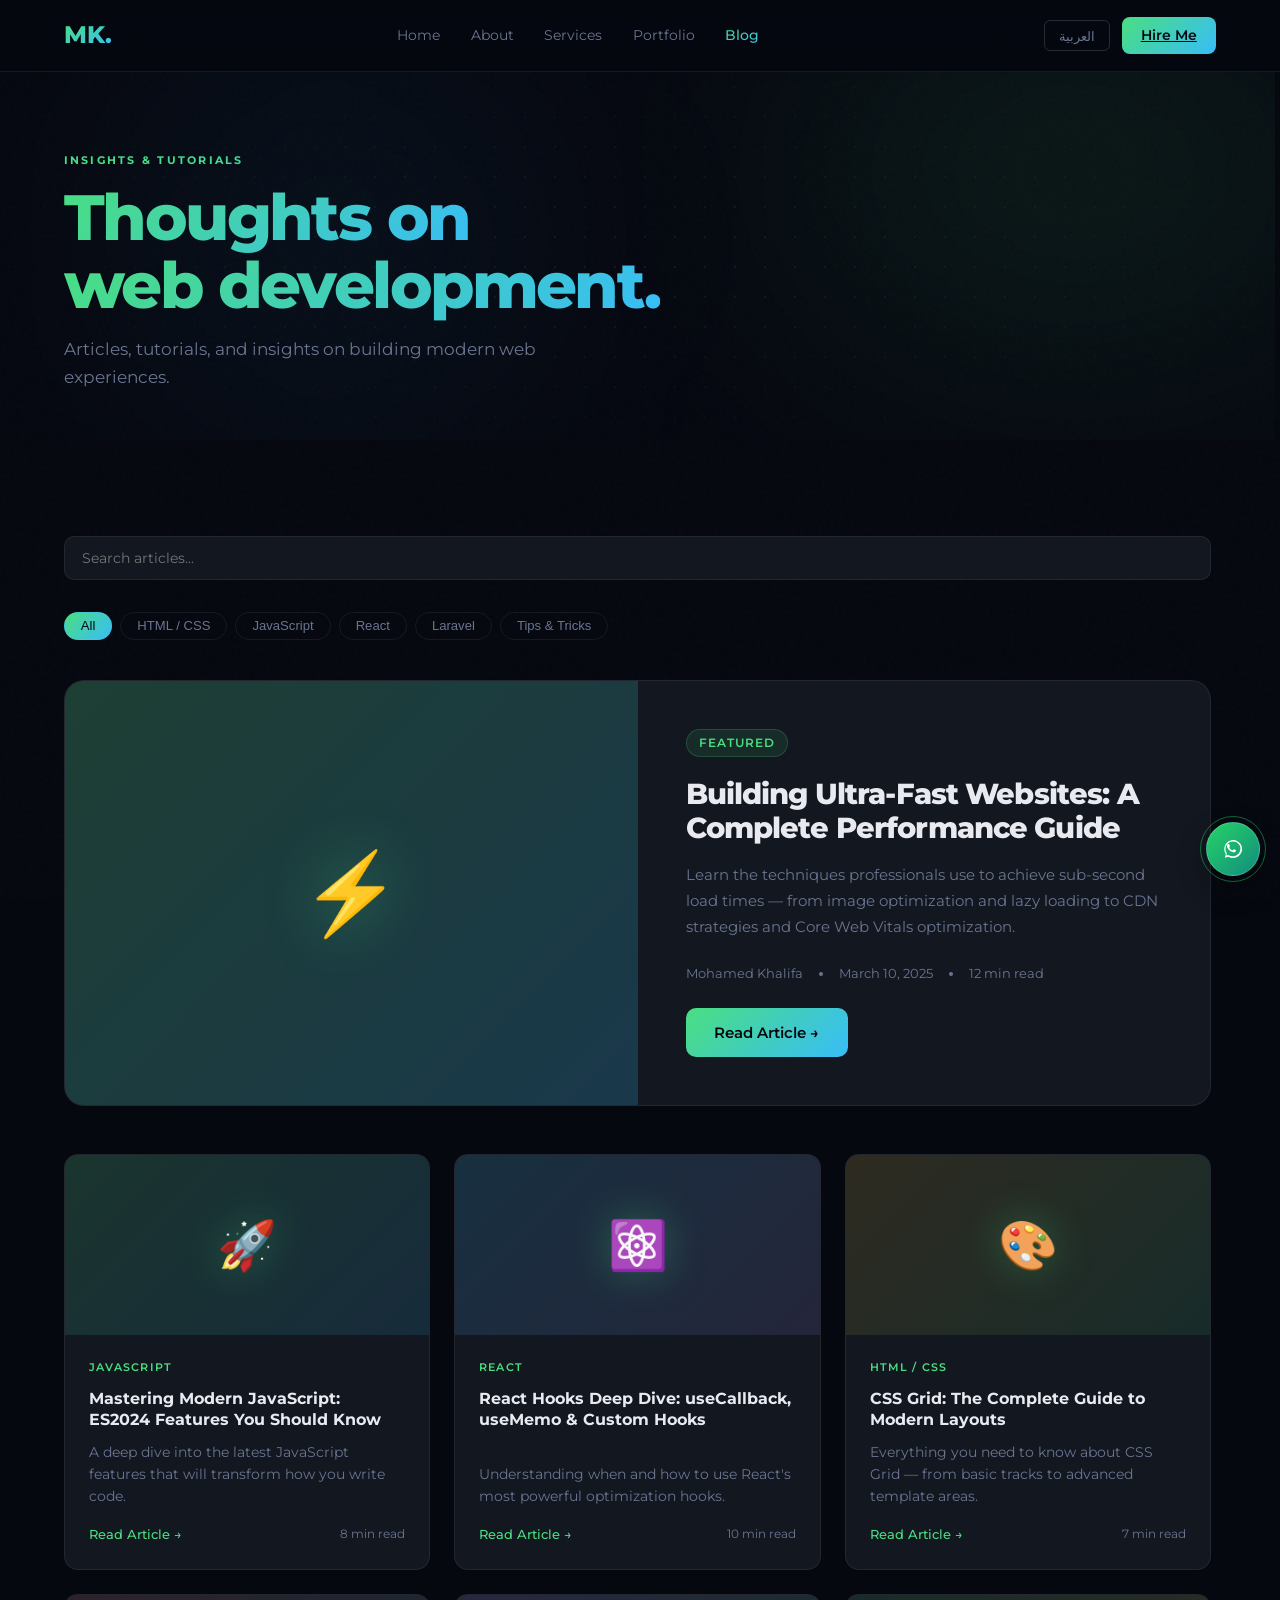
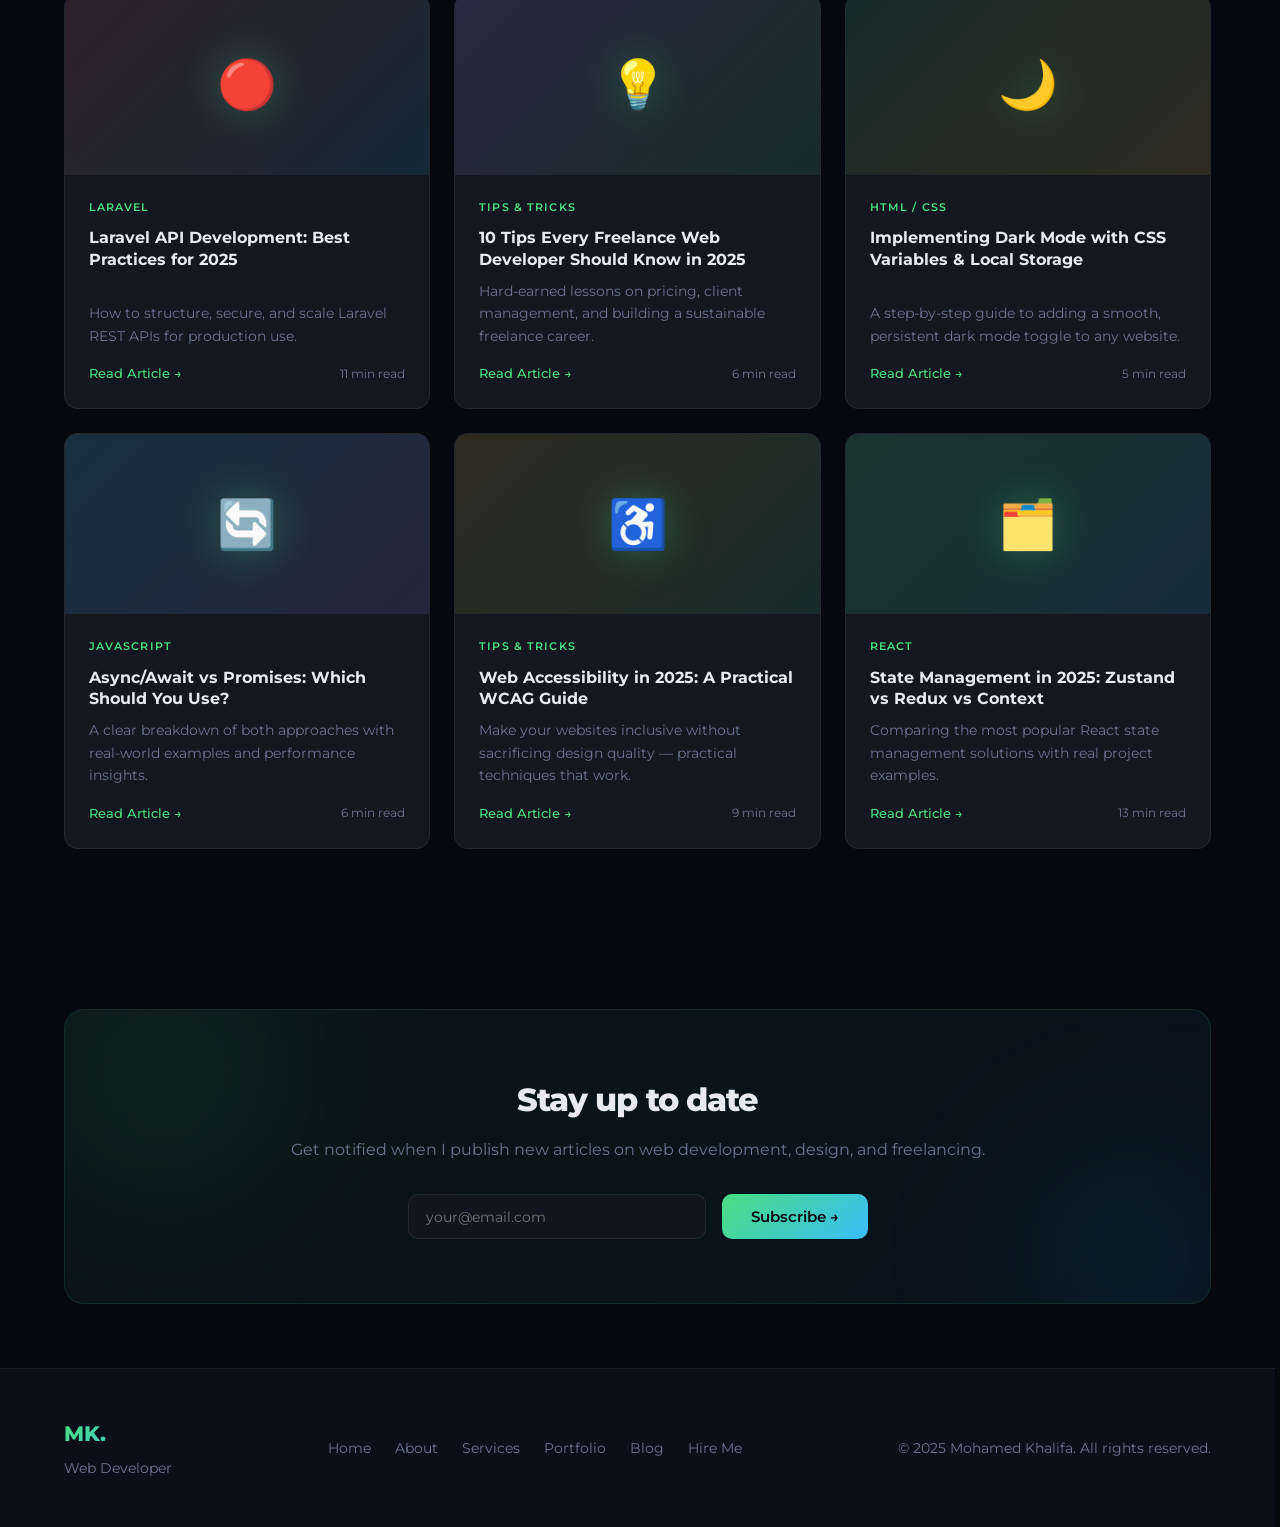
<file: blog.html>
<!doctype html>
<html lang="en" dir="ltr">
  <head>
    <meta charset="UTF-8" />
    <meta name="viewport" content="width=device-width, initial-scale=1.0" />
    <title>Blog — Mohamed Khalifa</title>
    <link rel="icon" type="image/svg+xml" href="favicon.svg" />
    <link rel="stylesheet" href="style.css" />
    <style>
      .blog-search-bar {
        display: flex;
        gap: 1rem;
        align-items: center;
        margin-bottom: 2rem;
        flex-wrap: wrap;
      }
      .blog-search-input {
        flex: 1;
        min-width: 220px;
        background: var(--card);
        border: 1px solid var(--border);
        border-radius: 10px;
        padding: 0.75rem 1.1rem;
        color: var(--text);
        font-family: var(--font-body);
        font-size: 0.9rem;
        outline: none;
        transition: border-color 0.2s;
      }
      .blog-search-input:focus {
        border-color: rgba(74, 222, 128, 0.5);
      }
      .cat-pills {
        display: flex;
        gap: 0.5rem;
        flex-wrap: wrap;
        margin-bottom: 2.5rem;
      }
      .cat-pill {
        padding: 0.35rem 1rem;
        border-radius: 100px;
        background: transparent;
        border: 1px solid var(--border);
        color: var(--muted);
        font-size: 0.82rem;
        cursor: pointer;
        transition: all 0.2s;
      }
      .cat-pill:hover {
        border-color: var(--border-hover);
        color: var(--text);
      }
      .cat-pill.active {
        background: var(--grad);
        border-color: transparent;
        color: #060810;
        font-weight: 500;
      }

      /* FEATURED */
      .featured-post {
        background: var(--card);
        border: 1px solid var(--border);
        border-radius: 20px;
        overflow: hidden;
        display: grid;
        grid-template-columns: 1fr 1fr;
        gap: 0;
        margin-bottom: 3rem;
        transition: all 0.3s;
      }
      .featured-post:hover {
        border-color: rgba(74, 222, 128, 0.2);
        transform: translateY(-4px);
        box-shadow: 0 24px 60px rgba(0, 0, 0, 0.35);
      }
      .featured-thumb {
        height: 100%;
        min-height: 260px;
        background: linear-gradient(
          135deg,
          rgba(74, 222, 128, 0.2),
          rgba(56, 189, 248, 0.2)
        );
        display: flex;
        align-items: center;
        justify-content: center;
        position: relative;
        overflow: hidden;
      }
      .featured-thumb-emoji {
        font-size: 5rem;
        filter: drop-shadow(0 0 30px rgba(74, 222, 128, 0.4));
        animation: float 4s ease-in-out infinite;
      }
      @keyframes float {
        0%,
        100% {
          transform: translateY(0);
        }
        50% {
          transform: translateY(-12px);
        }
      }
      .featured-post-body {
        padding: 3rem;
      }
      .featured-label {
        display: inline-block;
        padding: 0.25rem 0.8rem;
        border-radius: 100px;
        background: rgba(74, 222, 128, 0.1);
        border: 1px solid rgba(74, 222, 128, 0.2);
        color: var(--green);
        font-size: 0.72rem;
        font-weight: 600;
        letter-spacing: 0.08em;
        text-transform: uppercase;
        margin-bottom: 1.2rem;
      }
      .featured-post-body h2 {
        font-family: var(--font-en);
        font-size: clamp(1.3rem, 2.5vw, 1.8rem);
        font-weight: 800;
        letter-spacing: -0.03em;
        line-height: 1.2;
        margin-bottom: 1rem;
      }
      [dir="rtl"] .featured-post-body h2 {
        font-family: var(--font-ar);
        letter-spacing: 0;
      }
      .featured-post-body p {
        color: var(--muted);
        font-size: 0.93rem;
        line-height: 1.75;
        margin-bottom: 1.5rem;
      }
      .post-meta {
        display: flex;
        align-items: center;
        gap: 1rem;
        color: var(--muted);
        font-size: 0.8rem;
        flex-wrap: wrap;
      }
      .post-meta-dot {
        width: 4px;
        height: 4px;
        border-radius: 50%;
        background: var(--muted);
      }

      /* GRID */
      .blog-grid {
        display: grid;
        grid-template-columns: repeat(auto-fill, minmax(300px, 1fr));
        gap: 1.5rem;
      }
      .blog-card {
        background: var(--card);
        border: 1px solid var(--border);
        border-radius: var(--radius);
        overflow: hidden;
        transition: all 0.3s;
        display: flex;
        flex-direction: column;
      }
      .blog-card.hidden {
        display: none;
      }
      .blog-card:hover {
        border-color: rgba(74, 222, 128, 0.2);
        transform: translateY(-5px);
        box-shadow: 0 20px 50px rgba(0, 0, 0, 0.3);
      }
      .blog-card-thumb {
        height: 180px;
        position: relative;
        overflow: hidden;
        display: flex;
        align-items: center;
        justify-content: center;
      }
      .blog-card-thumb-bg {
        width: 100%;
        height: 100%;
        display: flex;
        align-items: center;
        justify-content: center;
        transition: transform 0.4s;
      }
      .blog-card:hover .blog-card-thumb-bg {
        transform: scale(1.05);
      }
      .t1 {
        background: linear-gradient(
          135deg,
          rgba(74, 222, 128, 0.15),
          rgba(56, 189, 248, 0.12)
        );
      }
      .t2 {
        background: linear-gradient(
          135deg,
          rgba(56, 189, 248, 0.15),
          rgba(167, 139, 250, 0.12)
        );
      }
      .t3 {
        background: linear-gradient(
          135deg,
          rgba(251, 191, 36, 0.12),
          rgba(74, 222, 128, 0.1)
        );
      }
      .t4 {
        background: linear-gradient(
          135deg,
          rgba(248, 113, 113, 0.12),
          rgba(56, 189, 248, 0.1)
        );
      }
      .t5 {
        background: linear-gradient(
          135deg,
          rgba(167, 139, 250, 0.15),
          rgba(74, 222, 128, 0.1)
        );
      }
      .t6 {
        background: linear-gradient(
          135deg,
          rgba(74, 222, 128, 0.1),
          rgba(251, 191, 36, 0.12)
        );
      }
      .blog-card-emoji {
        font-size: 3rem;
        filter: drop-shadow(0 0 20px rgba(74, 222, 128, 0.3));
      }
      .blog-card-body {
        padding: 1.5rem;
        flex: 1;
        display: flex;
        flex-direction: column;
      }
      .blog-card-cat {
        font-size: 0.7rem;
        font-weight: 600;
        letter-spacing: 0.1em;
        text-transform: uppercase;
        color: var(--green);
        margin-bottom: 0.65rem;
      }
      .blog-card-body h3 {
        font-family: var(--font-en);
        font-size: 1rem;
        font-weight: 700;
        line-height: 1.35;
        margin-bottom: 0.6rem;
        flex: 1;
      }
      [dir="rtl"] .blog-card-body h3 {
        font-family: var(--font-ar);
      }
      .blog-card-body p {
        color: var(--muted);
        font-size: 0.85rem;
        line-height: 1.65;
        margin-bottom: 1rem;
      }
      .blog-card-footer {
        display: flex;
        align-items: center;
        justify-content: space-between;
        margin-top: auto;
      }
      .blog-read-link {
        color: var(--green);
        font-size: 0.82rem;
        font-weight: 500;
        text-decoration: none;
        display: inline-flex;
        align-items: center;
        gap: 0.3rem;
        transition: gap 0.2s;
      }
      .blog-read-link:hover {
        gap: 0.6rem;
      }
      .blog-read-time {
        font-size: 0.78rem;
        color: var(--muted);
      }

      /* NEWSLETTER */
      .newsletter-band {
        background: linear-gradient(
          135deg,
          rgba(74, 222, 128, 0.06),
          rgba(56, 189, 248, 0.06)
        );
        border: 1px solid rgba(74, 222, 128, 0.12);
        border-radius: 20px;
        padding: 4rem;
        text-align: center;
        position: relative;
        overflow: hidden;
      }
      .newsletter-band h3 {
        font-family: var(--font-en);
        font-size: clamp(1.5rem, 3vw, 2rem);
        font-weight: 800;
        letter-spacing: -0.03em;
        margin-bottom: 0.75rem;
      }
      [dir="rtl"] .newsletter-band h3 {
        font-family: var(--font-ar);
        letter-spacing: 0;
      }
      .newsletter-band p {
        color: var(--muted);
        margin-bottom: 2rem;
      }
      .newsletter-form {
        display: flex;
        gap: 1rem;
        max-width: 460px;
        margin: 0 auto;
        flex-wrap: wrap;
      }
      .newsletter-input {
        flex: 1;
        min-width: 200px;
        background: var(--bg3);
        border: 1px solid var(--border);
        border-radius: 10px;
        padding: 0.78rem 1.1rem;
        color: var(--text);
        font-family: var(--font-body);
        font-size: 0.9rem;
        outline: none;
        transition: border-color 0.2s;
      }
      .newsletter-input:focus {
        border-color: rgba(74, 222, 128, 0.5);
      }
      .nl-orb {
        position: absolute;
        border-radius: 50%;
        filter: blur(80px);
        pointer-events: none;
      }

      @media (max-width: 1024px) {
        .featured-post-body {
          padding: 2rem;
        }
        .newsletter-band {
          padding: 2.8rem 1.5rem;
        }
      }

      @media (max-width: 768px) {
        .blog-search-bar,
        .cat-pills,
        .post-meta,
        .blog-card-footer {
          justify-content: center;
        }
        .blog-search-input {
          min-width: 0;
          width: 100%;
        }
        .featured-post {
          grid-template-columns: 1fr;
        }
        .featured-thumb {
          min-height: 200px;
        }
        .featured-post-body,
        .blog-card-body,
        .newsletter-band {
          text-align: center;
        }
        .blog-grid {
          grid-template-columns: 1fr;
        }
      }
      @media (max-width: 520px) {
        .featured-post-body {
          padding: 1.2rem 1rem;
        }
        .blog-card-body {
          padding: 1.1rem;
        }
        .newsletter-band {
          padding: 2rem 1rem;
          border-radius: 14px;
        }
      }
    </style>
  </head>
  <body>
    <canvas id="particleCanvas"></canvas>
    <nav id="mainNav">
      <a href="index.html" class="nav-logo">MK.</a>
      <div class="nav-center">
        <ul class="nav-links" id="navLinks">
          <li><a href="index.html" data-i18n="nav_home">Home</a></li>
          <li><a href="about.html" data-i18n="nav_about">About</a></li>
          <li><a href="services.html" data-i18n="nav_services">Services</a></li>
          <li>
            <a href="portfolio.html" data-i18n="nav_portfolio">Portfolio</a>
          </li>
          <li>
            <a href="blog.html" class="active" data-i18n="nav_blog">Blog</a>
          </li>
        </ul>
      </div>
      <div class="nav-right">
        <button class="lang-toggle" id="langToggle" onclick="toggleLang()">
          العربية
        </button>
        <a href="contact.html" class="nav-cta" data-i18n="nav_hire">Hire Me</a>
        <div class="hamburger" id="hamburger">
          <span></span><span></span><span></span>
        </div>
      </div>
    </nav>

    <main>
      <div class="page-hero">
        <div
          class="glow-bg"
          style="
            width: 600px;
            height: 400px;
            background: rgba(74, 222, 128, 0.08);
            top: -100px;
            right: -100px;
          "
        ></div>
        <div
          class="glow-bg"
          style="
            width: 400px;
            height: 400px;
            background: rgba(56, 189, 248, 0.06);
            bottom: 0;
            left: 10%;
          "
        ></div>
        <div class="dot-grid"></div>
        <div class="section-label fade-up" data-i18n="blog_label">
          Insights & Tutorials
        </div>
        <h1 class="fade-up delay-1">
          <span data-i18n="blog_h1_1">Thoughts on</span><br /><span
            data-i18n="blog_h1_2"
            >web development.</span
          >
        </h1>
        <p class="fade-up delay-2" data-i18n="blog_sub">
          Articles, tutorials, and insights on building modern web experiences.
        </p>
      </div>

      <section>
        <!-- SEARCH & FILTER -->
        <div class="blog-search-bar fade-up">
          <input
            class="blog-search-input"
            id="blogSearch"
            type="text"
            data-i18n-ph="blog_search"
            placeholder="Search articles..."
            oninput="filterPosts()"
          />
        </div>
        <div class="cat-pills" id="catPills">
          <button class="cat-pill active" data-cat="all" data-i18n="blog_all">
            All
          </button>
          <button class="cat-pill" data-cat="html-css">HTML / CSS</button>
          <button class="cat-pill" data-cat="javascript">JavaScript</button>
          <button class="cat-pill" data-cat="react">React</button>
          <button class="cat-pill" data-cat="laravel">Laravel</button>
          <button class="cat-pill" data-cat="tips">Tips & Tricks</button>
        </div>

        <!-- FEATURED -->
        <div class="featured-post reveal">
          <div class="featured-thumb">
            <div class="featured-thumb-emoji">⚡</div>
          </div>
          <div class="featured-post-body">
            <span class="featured-label">Featured</span>
            <h2>Building Ultra-Fast Websites: A Complete Performance Guide</h2>
            <p>
              Learn the techniques professionals use to achieve sub-second load
              times — from image optimization and lazy loading to CDN strategies
              and Core Web Vitals optimization.
            </p>
            <div class="post-meta">
              <span>Mohamed Khalifa</span>
              <span class="post-meta-dot"></span>
              <span>March 10, 2025</span>
              <span class="post-meta-dot"></span>
              <span>12 min read</span>
            </div>
            <a
              href="#"
              class="btn btn-primary"
              style="margin-top: 1.5rem; display: inline-flex"
              data-i18n="blog_read"
              >Read Article →</a
            >
          </div>
        </div>

        <!-- BLOG GRID -->
        <div class="blog-grid" id="blogGrid">
          <div
            class="blog-card reveal d1"
            data-category="javascript"
            data-title="mastering modern javascript"
          >
            <div class="blog-card-thumb">
              <div class="blog-card-thumb-bg t1">
                <span class="blog-card-emoji">🚀</span>
              </div>
            </div>
            <div class="blog-card-body">
              <div class="blog-card-cat">JavaScript</div>
              <h3>
                Mastering Modern JavaScript: ES2024 Features You Should Know
              </h3>
              <p>
                A deep dive into the latest JavaScript features that will
                transform how you write code.
              </p>
              <div class="blog-card-footer">
                <a href="#" class="blog-read-link" data-i18n="blog_read"
                  >Read Article →</a
                >
                <span class="blog-read-time"
                  >8 <span data-i18n="blog_min">min read</span></span
                >
              </div>
            </div>
          </div>

          <div
            class="blog-card reveal d2"
            data-category="react"
            data-title="react hooks deep dive"
          >
            <div class="blog-card-thumb">
              <div class="blog-card-thumb-bg t2">
                <span class="blog-card-emoji">⚛️</span>
              </div>
            </div>
            <div class="blog-card-body">
              <div class="blog-card-cat">React</div>
              <h3>
                React Hooks Deep Dive: useCallback, useMemo & Custom Hooks
              </h3>
              <p>
                Understanding when and how to use React's most powerful
                optimization hooks.
              </p>
              <div class="blog-card-footer">
                <a href="#" class="blog-read-link" data-i18n="blog_read"
                  >Read Article →</a
                >
                <span class="blog-read-time"
                  >10 <span data-i18n="blog_min">min read</span></span
                >
              </div>
            </div>
          </div>

          <div
            class="blog-card reveal d3"
            data-category="html-css"
            data-title="css grid complete guide"
          >
            <div class="blog-card-thumb">
              <div class="blog-card-thumb-bg t3">
                <span class="blog-card-emoji">🎨</span>
              </div>
            </div>
            <div class="blog-card-body">
              <div class="blog-card-cat">HTML / CSS</div>
              <h3>CSS Grid: The Complete Guide to Modern Layouts</h3>
              <p>
                Everything you need to know about CSS Grid — from basic tracks
                to advanced template areas.
              </p>
              <div class="blog-card-footer">
                <a href="#" class="blog-read-link" data-i18n="blog_read"
                  >Read Article →</a
                >
                <span class="blog-read-time"
                  >7 <span data-i18n="blog_min">min read</span></span
                >
              </div>
            </div>
          </div>

          <div
            class="blog-card reveal d4"
            data-category="laravel"
            data-title="laravel api best practices"
          >
            <div class="blog-card-thumb">
              <div class="blog-card-thumb-bg t4">
                <span class="blog-card-emoji">🔴</span>
              </div>
            </div>
            <div class="blog-card-body">
              <div class="blog-card-cat">Laravel</div>
              <h3>Laravel API Development: Best Practices for 2025</h3>
              <p>
                How to structure, secure, and scale Laravel REST APIs for
                production use.
              </p>
              <div class="blog-card-footer">
                <a href="#" class="blog-read-link" data-i18n="blog_read"
                  >Read Article →</a
                >
                <span class="blog-read-time"
                  >11 <span data-i18n="blog_min">min read</span></span
                >
              </div>
            </div>
          </div>

          <div
            class="blog-card reveal d5"
            data-category="tips"
            data-title="freelance web developer tips"
          >
            <div class="blog-card-thumb">
              <div class="blog-card-thumb-bg t5">
                <span class="blog-card-emoji">💡</span>
              </div>
            </div>
            <div class="blog-card-body">
              <div class="blog-card-cat">Tips & Tricks</div>
              <h3>10 Tips Every Freelance Web Developer Should Know in 2025</h3>
              <p>
                Hard-earned lessons on pricing, client management, and building
                a sustainable freelance career.
              </p>
              <div class="blog-card-footer">
                <a href="#" class="blog-read-link" data-i18n="blog_read"
                  >Read Article →</a
                >
                <span class="blog-read-time"
                  >6 <span data-i18n="blog_min">min read</span></span
                >
              </div>
            </div>
          </div>

          <div
            class="blog-card reveal d6"
            data-category="html-css"
            data-title="dark mode css variables"
          >
            <div class="blog-card-thumb">
              <div class="blog-card-thumb-bg t6">
                <span class="blog-card-emoji">🌙</span>
              </div>
            </div>
            <div class="blog-card-body">
              <div class="blog-card-cat">HTML / CSS</div>
              <h3>Implementing Dark Mode with CSS Variables & Local Storage</h3>
              <p>
                A step-by-step guide to adding a smooth, persistent dark mode
                toggle to any website.
              </p>
              <div class="blog-card-footer">
                <a href="#" class="blog-read-link" data-i18n="blog_read"
                  >Read Article →</a
                >
                <span class="blog-read-time"
                  >5 <span data-i18n="blog_min">min read</span></span
                >
              </div>
            </div>
          </div>

          <div
            class="blog-card reveal d1"
            data-category="javascript"
            data-title="async await promise javascript"
          >
            <div class="blog-card-thumb">
              <div class="blog-card-thumb-bg t2">
                <span class="blog-card-emoji">🔄</span>
              </div>
            </div>
            <div class="blog-card-body">
              <div class="blog-card-cat">JavaScript</div>
              <h3>Async/Await vs Promises: Which Should You Use?</h3>
              <p>
                A clear breakdown of both approaches with real-world examples
                and performance insights.
              </p>
              <div class="blog-card-footer">
                <a href="#" class="blog-read-link" data-i18n="blog_read"
                  >Read Article →</a
                >
                <span class="blog-read-time"
                  >6 <span data-i18n="blog_min">min read</span></span
                >
              </div>
            </div>
          </div>

          <div
            class="blog-card reveal d2"
            data-category="tips"
            data-title="web accessibility wcag guide"
          >
            <div class="blog-card-thumb">
              <div class="blog-card-thumb-bg t3">
                <span class="blog-card-emoji">♿</span>
              </div>
            </div>
            <div class="blog-card-body">
              <div class="blog-card-cat">Tips & Tricks</div>
              <h3>Web Accessibility in 2025: A Practical WCAG Guide</h3>
              <p>
                Make your websites inclusive without sacrificing design quality
                — practical techniques that work.
              </p>
              <div class="blog-card-footer">
                <a href="#" class="blog-read-link" data-i18n="blog_read"
                  >Read Article →</a
                >
                <span class="blog-read-time"
                  >9 <span data-i18n="blog_min">min read</span></span
                >
              </div>
            </div>
          </div>

          <div
            class="blog-card reveal d3"
            data-category="react"
            data-title="react state management zustand"
          >
            <div class="blog-card-thumb">
              <div class="blog-card-thumb-bg t1">
                <span class="blog-card-emoji">🗂️</span>
              </div>
            </div>
            <div class="blog-card-body">
              <div class="blog-card-cat">React</div>
              <h3>State Management in 2025: Zustand vs Redux vs Context</h3>
              <p>
                Comparing the most popular React state management solutions with
                real project examples.
              </p>
              <div class="blog-card-footer">
                <a href="#" class="blog-read-link" data-i18n="blog_read"
                  >Read Article →</a
                >
                <span class="blog-read-time"
                  >13 <span data-i18n="blog_min">min read</span></span
                >
              </div>
            </div>
          </div>
        </div>
        <!-- /blog-grid -->
      </section>

      <!-- NEWSLETTER -->
      <section style="padding: 4rem 5%">
        <div class="newsletter-band reveal">
          <div
            class="nl-orb"
            style="
              width: 280px;
              height: 280px;
              background: rgba(74, 222, 128, 0.07);
              top: -80px;
              left: -40px;
            "
          ></div>
          <div
            class="nl-orb"
            style="
              width: 220px;
              height: 220px;
              background: rgba(56, 189, 248, 0.07);
              bottom: -60px;
              right: -30px;
            "
          ></div>
          <h3>Stay up to date</h3>
          <p style="color: var(--muted)">
            Get notified when I publish new articles on web development, design,
            and freelancing.
          </p>
          <div class="newsletter-form">
            <input
              class="newsletter-input"
              type="email"
              placeholder="your@email.com"
            />
            <button class="btn btn-primary" onclick="subscribeNewsletter(this)">
              Subscribe →
            </button>
          </div>
        </div>
      </section>
    </main>

    <footer>
      <div>
        <div class="footer-logo">MK.</div>
        <p style="margin-top: 0.4rem" data-i18n="footer_role">
          Full-Stack Web Developer
        </p>
      </div>
      <ul class="footer-links">
        <li><a href="index.html" data-i18n="nav_home">Home</a></li>
        <li><a href="about.html" data-i18n="nav_about">About</a></li>
        <li><a href="services.html" data-i18n="nav_services">Services</a></li>
        <li>
          <a href="portfolio.html" data-i18n="nav_portfolio">Portfolio</a>
        </li>
        <li><a href="blog.html" data-i18n="nav_blog">Blog</a></li>
        <li><a href="contact.html" data-i18n="nav_hire">Hire Me</a></li>
      </ul>
      <p data-i18n="footer_rights">
        © 2025 Mohamed Khalifa. All rights reserved.
      </p>
    </footer>

    <script src="i18n.js"></script>
    <script src="particles.js"></script>
    <script>
      window.addEventListener("scroll", () =>
        document
          .getElementById("mainNav")
          .classList.toggle("scrolled", scrollY > 40),
      );
      document
        .getElementById("hamburger")
        .addEventListener("click", function () {
          this.classList.toggle("open");
          document.getElementById("navLinks").classList.toggle("open");
        });

      let currentCat = "all";

      document.querySelectorAll(".cat-pill").forEach((pill) => {
        pill.addEventListener("click", () => {
          document
            .querySelectorAll(".cat-pill")
            .forEach((p) => p.classList.remove("active"));
          pill.classList.add("active");
          currentCat = pill.dataset.cat;
          filterPosts();
        });
      });

      function filterPosts() {
        const q = document.getElementById("blogSearch").value.toLowerCase();
        document.querySelectorAll(".blog-card").forEach((card) => {
          const catMatch =
            currentCat === "all" || card.dataset.category === currentCat;
          const textMatch = card.dataset.title.includes(q) || q === "";
          card.classList.toggle("hidden", !(catMatch && textMatch));
        });
      }

      function subscribeNewsletter(btn) {
        btn.textContent = "✓ Subscribed!";
        btn.style.opacity = ".7";
        btn.disabled = true;
      }
    </script>
  </body>
</html>
</file>
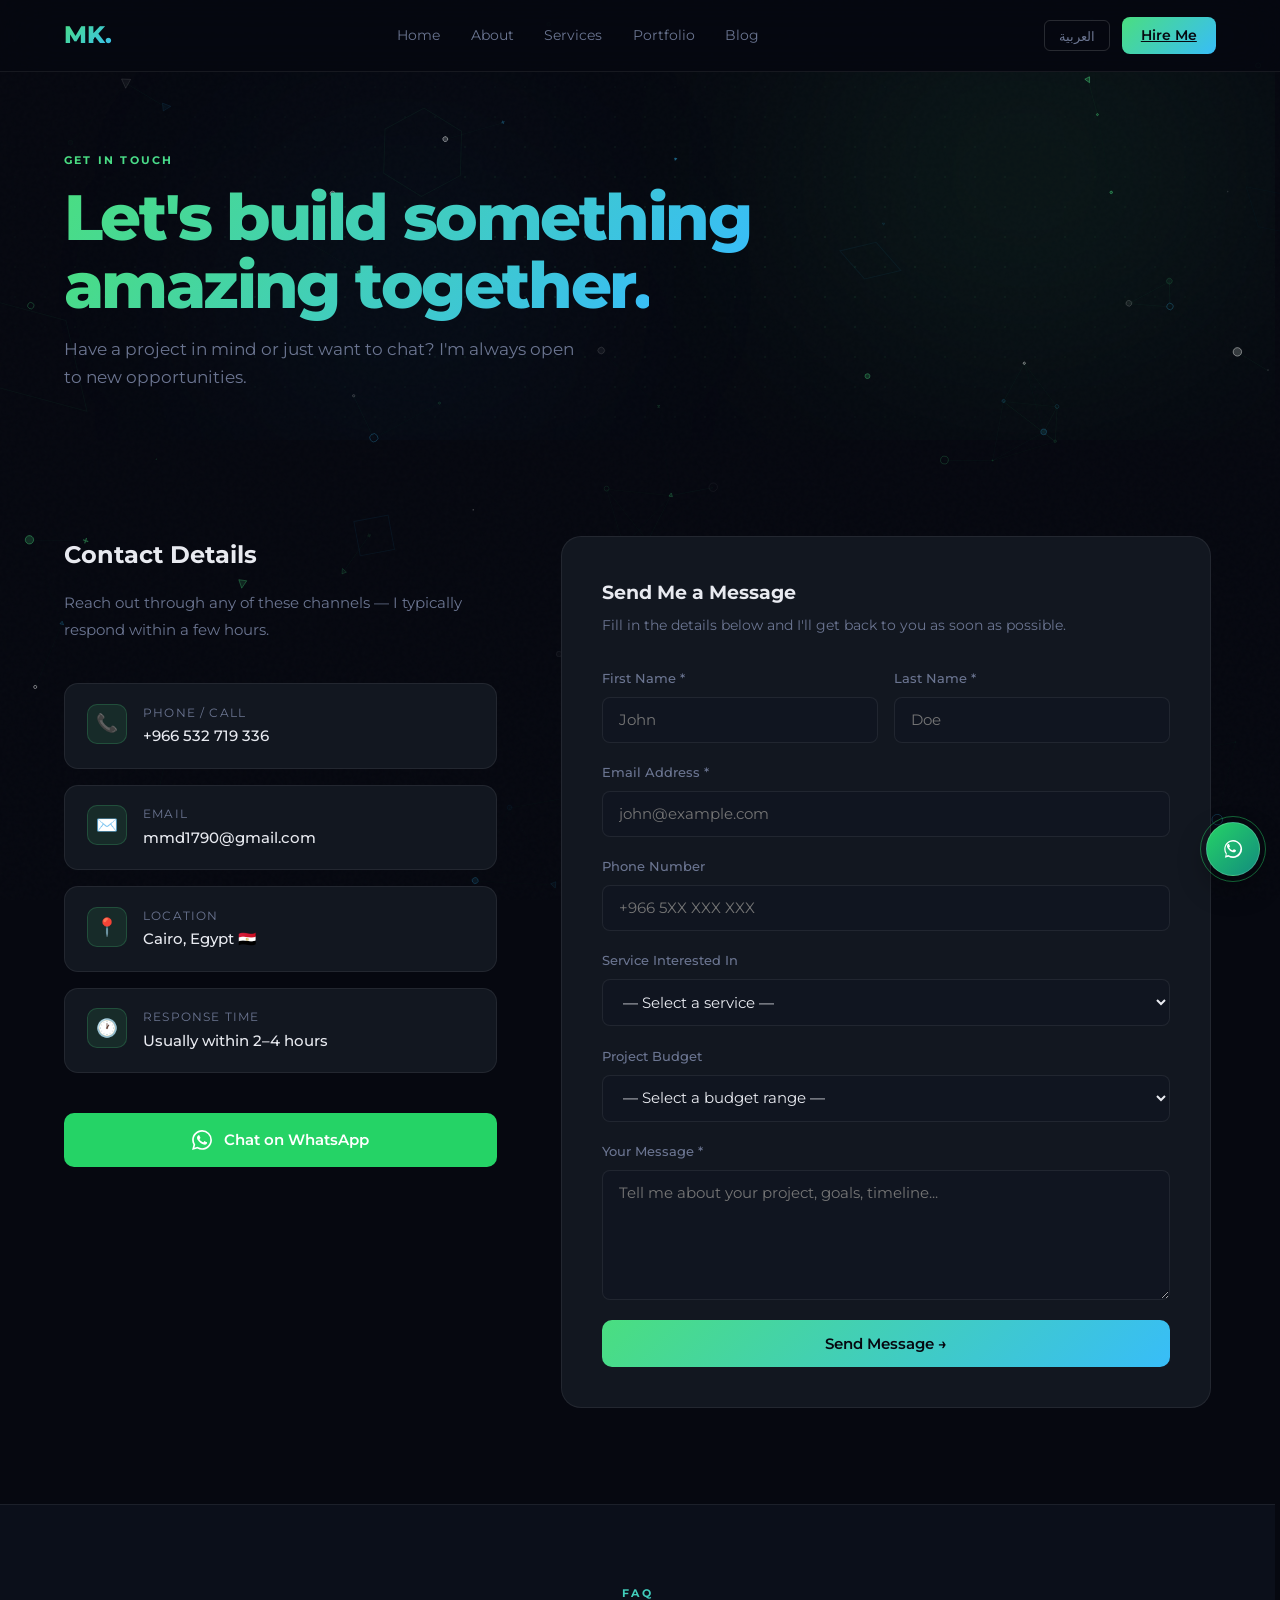
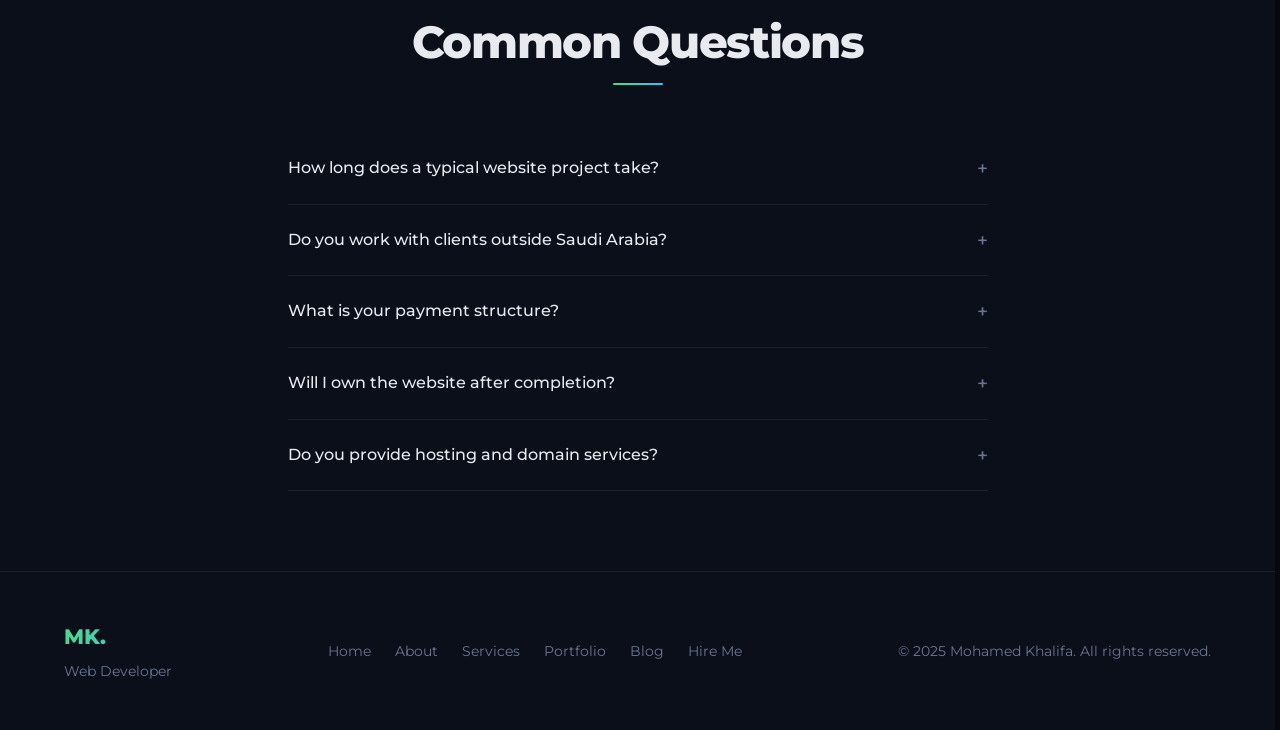
<file: contact.html>
<!doctype html>
<html lang="en" dir="ltr">
  <head>
    <meta charset="UTF-8" />
    <meta name="viewport" content="width=device-width, initial-scale=1.0" />
    <title>Contact — Mohamed Khalifa</title>
    <link rel="icon" type="image/svg+xml" href="favicon.svg" />
    <link rel="stylesheet" href="style.css" />
    <style>
      .contact-layout {
        display: grid;
        grid-template-columns: 1fr 1.5fr;
        gap: 4rem;
        align-items: start;
      }
      .contact-info h2 {
        font-family: var(--font-en);
        font-size: 1.5rem;
        font-weight: 700;
        margin-bottom: 1rem;
      }
      [dir="rtl"] .contact-info h2 {
        font-family: var(--font-ar);
      }
      .contact-info > p {
        color: var(--muted);
        font-size: 0.95rem;
        line-height: 1.75;
        margin-bottom: 2.5rem;
      }
      .contact-items {
        display: flex;
        flex-direction: column;
        gap: 1rem;
        margin-bottom: 2.5rem;
      }
      .contact-item {
        display: flex;
        align-items: flex-start;
        gap: 1rem;
        padding: 1.2rem 1.4rem;
        background: var(--card);
        border: 1px solid var(--border);
        border-radius: var(--radius);
        text-decoration: none;
        color: inherit;
        transition: all 0.3s;
      }
      .contact-item:hover {
        border-color: rgba(74, 222, 128, 0.3);
        transform: translateX(4px);
      }
      [dir="rtl"] .contact-item:hover {
        transform: translateX(-4px);
      }
      .contact-item-icon {
        width: 40px;
        height: 40px;
        border-radius: 10px;
        background: rgba(74, 222, 128, 0.1);
        border: 1px solid rgba(74, 222, 128, 0.2);
        display: flex;
        align-items: center;
        justify-content: center;
        font-size: 1.1rem;
        flex-shrink: 0;
      }
      .contact-item-label {
        font-size: 0.72rem;
        text-transform: uppercase;
        letter-spacing: 0.1em;
        color: var(--muted);
        margin-bottom: 0.2rem;
      }
      .contact-item-val {
        font-size: 0.92rem;
        font-weight: 500;
        color: var(--text);
        word-break: break-all;
      }
      .wa-btn {
        display: flex;
        align-items: center;
        justify-content: center;
        gap: 0.7rem;
        padding: 0.9rem 1.5rem;
        border-radius: 10px;
        background: #25d366;
        color: #fff;
        font-weight: 600;
        font-size: 0.95rem;
        text-decoration: none;
        transition: all 0.25s;
      }
      .wa-btn:hover {
        background: #1ebe59;
        transform: translateY(-2px);
        box-shadow: 0 12px 30px rgba(37, 211, 102, 0.3);
      }
      .contact-form-wrap {
        background: var(--card);
        border: 1px solid var(--border);
        border-radius: 20px;
        padding: 2.5rem;
      }
      .contact-form-wrap h3 {
        font-family: var(--font-en);
        font-size: 1.2rem;
        font-weight: 700;
        margin-bottom: 0.4rem;
      }
      [dir="rtl"] .contact-form-wrap h3 {
        font-family: var(--font-ar);
      }
      .contact-form-wrap > p {
        color: var(--muted);
        font-size: 0.88rem;
        margin-bottom: 2rem;
      }
      .form-row {
        display: grid;
        grid-template-columns: 1fr 1fr;
        gap: 1rem;
      }
      .form-group {
        display: flex;
        flex-direction: column;
        gap: 0.5rem;
        margin-bottom: 1.2rem;
      }
      .form-group label {
        font-size: 0.82rem;
        color: var(--muted);
        font-weight: 500;
      }
      .form-group input,
      .form-group select,
      .form-group textarea {
        background: var(--bg3);
        border: 1px solid var(--border);
        border-radius: 8px;
        padding: 0.8rem 1rem;
        color: var(--text);
        font-family: var(--font-body);
        font-size: 0.92rem;
        outline: none;
        transition:
          border-color 0.2s,
          box-shadow 0.2s;
        width: 100%;
      }
      .form-group input:focus,
      .form-group select:focus,
      .form-group textarea:focus {
        border-color: rgba(74, 222, 128, 0.5);
        box-shadow: 0 0 0 3px rgba(74, 222, 128, 0.08);
      }
      .form-group textarea {
        resize: vertical;
        min-height: 130px;
      }
      .form-group select option {
        background: var(--bg2);
      }
      .form-submit {
        width: 100%;
        padding: 0.9rem;
        font-size: 0.95rem;
        justify-content: center;
      }
      .form-success {
        display: none;
        text-align: center;
        padding: 2rem;
      }
      .form-success-icon {
        font-size: 3rem;
        margin-bottom: 1rem;
      }
      .form-success h4 {
        font-family: var(--font-en);
        font-size: 1.3rem;
        font-weight: 700;
        margin-bottom: 0.5rem;
      }
      [dir="rtl"] .form-success h4 {
        font-family: var(--font-ar);
      }
      .form-success p {
        color: var(--muted);
        font-size: 0.9rem;
      }
      .faq-list {
        max-width: 700px;
        margin: 0 auto;
      }
      .faq-item {
        border-bottom: 1px solid var(--border);
      }
      .faq-q {
        display: flex;
        justify-content: space-between;
        align-items: center;
        padding: 1.25rem 0;
        cursor: pointer;
        font-weight: 500;
        font-size: 0.97rem;
        transition: color 0.2s;
        user-select: none;
      }
      .faq-q:hover {
        color: var(--green);
      }
      .faq-arrow {
        font-size: 1.2rem;
        color: var(--muted);
        transition: transform 0.3s;
      }
      .faq-item.open .faq-arrow {
        transform: rotate(45deg);
        color: var(--green);
      }
      .faq-a {
        max-height: 0;
        overflow: hidden;
        transition:
          max-height 0.4s ease,
          padding 0.3s;
        color: var(--muted);
        font-size: 0.9rem;
        line-height: 1.7;
      }
      .faq-item.open .faq-a {
        max-height: 200px;
        padding-bottom: 1.25rem;
      }
      @media (max-width: 1024px) {
        .contact-layout {
          gap: 2.8rem;
        }
        .contact-form-wrap {
          padding: 2rem;
        }
      }
      @media (max-width: 768px) {
        .contact-layout {
          grid-template-columns: 1fr;
          gap: 2.5rem;
        }
        .form-row {
          grid-template-columns: 1fr;
        }
        .contact-info,
        .contact-form-wrap,
        .faq-list {
          text-align: center;
        }
        .contact-item {
          justify-content: center;
          text-align: center;
        }
        .contact-item:hover,
        [dir="rtl"] .contact-item:hover {
          transform: none;
        }
      }
      @media (max-width: 520px) {
        .contact-form-wrap {
          padding: 1.3rem 1rem;
          border-radius: 14px;
        }
        .contact-item {
          padding: 1rem;
        }
      }
    </style>
  </head>
  <body>
    <canvas id="particleCanvas"></canvas>
    <nav id="mainNav">
      <a href="index.html" class="nav-logo">MK.</a>
      <div class="nav-center">
        <ul class="nav-links" id="navLinks">
          <li><a href="index.html" data-i18n="nav_home">Home</a></li>
          <li><a href="about.html" data-i18n="nav_about">About</a></li>
          <li><a href="services.html" data-i18n="nav_services">Services</a></li>
          <li>
            <a href="portfolio.html" data-i18n="nav_portfolio">Portfolio</a>
          </li>
          <li><a href="blog.html" data-i18n="nav_blog">Blog</a></li>
        </ul>
      </div>
      <div class="nav-right">
        <button class="lang-toggle" id="langToggle" onclick="toggleLang()">
          العربية
        </button>
        <a href="contact.html" class="nav-cta active" data-i18n="nav_hire"
          >Hire Me</a
        >
        <div class="hamburger" id="hamburger">
          <span></span><span></span><span></span>
        </div>
      </div>
    </nav>
    <main>
      <div class="page-hero">
        <div
          class="glow-bg"
          style="
            width: 500px;
            height: 400px;
            background: rgba(74, 222, 128, 0.08);
            top: -100px;
            right: 0;
          "
        ></div>
        <div
          class="glow-bg"
          style="
            width: 300px;
            height: 300px;
            background: rgba(56, 189, 248, 0.06);
            bottom: 0;
            left: 20%;
          "
        ></div>
        <div class="dot-grid"></div>
        <div class="section-label fade-up" data-i18n="contact_label">
          Get In Touch
        </div>
        <h1 class="fade-up delay-1">
          <span data-i18n="contact_h1_1">Let's build something</span><br /><span
            data-i18n="contact_h1_2"
            >amazing together.</span
          >
        </h1>
        <p class="fade-up delay-2" data-i18n="contact_sub">
          Have a project in mind or just want to chat? I'm always open to new
          opportunities.
        </p>
      </div>

      <section>
        <div class="contact-layout">
          <div class="contact-info reveal-left">
            <h2 data-i18n="contact_details">Contact Details</h2>
            <p data-i18n="contact_p">
              Reach out through any of these channels — I typically respond
              within a few hours.
            </p>
            <div class="contact-items">
              <a href="tel:+966532719336" class="contact-item"
                ><div class="contact-item-icon">📞</div>
                <div>
                  <div class="contact-item-label" data-i18n="ci_phone_l">
                    Phone / Call
                  </div>
                  <div class="contact-item-val">+966 532 719 336</div>
                </div></a
              >
              <a href="mailto:mmd1790@gmail.com" class="contact-item"
                ><div class="contact-item-icon">✉️</div>
                <div>
                  <div class="contact-item-label" data-i18n="ci_email_l">
                    Email
                  </div>
                  <div class="contact-item-val">mmd1790@gmail.com</div>
                </div></a
              >
              <div class="contact-item">
                <div class="contact-item-icon">📍</div>
                <div>
                  <div class="contact-item-label" data-i18n="ci_loc_l">
                    Location
                  </div>
                  <div class="contact-item-val" data-i18n="ci_loc_v">
                    Saudi Arabia 🇸🇦
                  </div>
                </div>
              </div>
              <div class="contact-item">
                <div class="contact-item-icon">🕐</div>
                <div>
                  <div class="contact-item-label" data-i18n="ci_time_l">
                    Response Time
                  </div>
                  <div class="contact-item-val" data-i18n="ci_time_v">
                    Usually within 2–4 hours
                  </div>
                </div>
              </div>
            </div>
            <a
              href="https://wa.me/966532719336?text=Hi%20Mohamed%2C%20I%27d%20like%20to%20discuss%20a%20project."
              target="_blank"
              class="wa-btn"
            >
              <svg
                width="20"
                height="20"
                viewBox="0 0 24 24"
                fill="currentColor"
              >
                <path
                  d="M17.472 14.382c-.297-.149-1.758-.867-2.03-.967-.273-.099-.471-.148-.67.15-.197.297-.767.966-.94 1.164-.173.199-.347.223-.644.075-.297-.15-1.255-.463-2.39-1.475-.883-.788-1.48-1.761-1.653-2.059-.173-.297-.018-.458.13-.606.134-.133.298-.347.446-.52.149-.174.198-.298.298-.497.099-.198.05-.371-.025-.52-.075-.149-.669-1.612-.916-2.207-.242-.579-.487-.5-.669-.51-.173-.008-.371-.01-.57-.01-.198 0-.52.074-.792.372-.272.297-1.04 1.016-1.04 2.479 0 1.462 1.065 2.875 1.213 3.074.149.198 2.096 3.2 5.077 4.487.709.306 1.262.489 1.694.625.712.227 1.36.195 1.871.118.571-.085 1.758-.719 2.006-1.413.248-.694.248-1.289.173-1.413-.074-.124-.272-.198-.57-.347m-5.421 7.403h-.004a9.87 9.87 0 01-5.031-1.378l-.361-.214-3.741.982.998-3.648-.235-.374a9.86 9.86 0 01-1.51-5.26c.001-5.45 4.436-9.884 9.888-9.884 2.64 0 5.122 1.03 6.988 2.898a9.825 9.825 0 012.893 6.994c-.003 5.45-4.437 9.884-9.885 9.884m8.413-18.297A11.815 11.815 0 0012.05 0C5.495 0 .16 5.335.157 11.892c0 2.096.547 4.142 1.588 5.945L.057 24l6.305-1.654a11.882 11.882 0 005.683 1.448h.005c6.554 0 11.89-5.335 11.893-11.893a11.821 11.821 0 00-3.48-8.413z"
                />
              </svg>
              <span data-i18n="wa_btn">Chat on WhatsApp</span>
            </a>
          </div>

          <div class="contact-form-wrap reveal-right d2">
            <h3 data-i18n="form_title">Send Me a Message</h3>
            <p data-i18n="form_sub">
              Fill in the details below and I'll get back to you as soon as
              possible.
            </p>
            <div id="contactForm">
              <div class="form-row">
                <div class="form-group">
                  <label data-i18n="lbl_fname">First Name *</label
                  ><input
                    type="text"
                    id="fname"
                    data-i18n-ph="ph_fname"
                    placeholder="John"
                    required
                  />
                </div>
                <div class="form-group">
                  <label data-i18n="lbl_lname">Last Name *</label
                  ><input
                    type="text"
                    id="lname"
                    data-i18n-ph="ph_lname"
                    placeholder="Doe"
                    required
                  />
                </div>
              </div>
              <div class="form-group">
                <label data-i18n="lbl_email">Email *</label
                ><input
                  type="email"
                  id="email"
                  data-i18n-ph="ph_email"
                  placeholder="john@example.com"
                  required
                />
              </div>
              <div class="form-group">
                <label data-i18n="lbl_phone">Phone</label
                ><input
                  type="tel"
                  id="phone"
                  data-i18n-ph="ph_phone"
                  placeholder="+966 5XX XXX XXX"
                />
              </div>
              <div class="form-group">
                <label data-i18n="lbl_service">Service</label>
                <select id="service">
                  <option value="" data-i18n="sel_service">
                    — Select a service —
                  </option>
                  <option>Website Development</option>
                  <option>Web Application</option>
                  <option>E-Commerce Store</option>
                  <option>UI/UX Design</option>
                  <option>Performance Optimization</option>
                  <option>Maintenance & Support</option>
                  <option>Other</option>
                </select>
              </div>
              <div class="form-group">
                <label data-i18n="lbl_budget">Budget</label>
                <select id="budget">
                  <option value="" data-i18n="sel_budget">
                    — Select budget —
                  </option>
                  <option>Under $500</option>
                  <option>$500 – $1,500</option>
                  <option>$1,500 – $5,000</option>
                  <option>$5,000 – $10,000</option>
                  <option>$10,000+</option>
                </select>
              </div>
              <div class="form-group">
                <label data-i18n="lbl_message">Message *</label
                ><textarea
                  id="message"
                  data-i18n-ph="ph_message"
                  placeholder="Tell me about your project..."
                  required
                ></textarea>
              </div>
              <button
                class="btn btn-primary form-submit"
                onclick="handleSubmit()"
              >
                <span data-i18n="btn_send">Send Message →</span>
              </button>
            </div>
            <div class="form-success" id="formSuccess">
              <div class="form-success-icon">✅</div>
              <h4 data-i18n="success_h">Message Sent!</h4>
              <p data-i18n="success_p">
                Thank you for reaching out. I'll get back to you within 2–4
                hours.
              </p>
            </div>
          </div>
        </div>
      </section>

      <section
        style="
          background: var(--bg2);
          border-top: 1px solid var(--border);
          padding: 5rem 5%;
        "
      >
        <div
          class="section-label reveal"
          style="text-align: center"
          data-i18n="faq_label"
        >
          FAQ
        </div>
        <h2
          class="section-title reveal d1"
          style="text-align: center"
          data-i18n="faq_title"
        >
          Common Questions
        </h2>
        <div class="grad-line reveal d2" style="margin: 0 auto 3rem"></div>
        <div class="faq-list reveal d3">
          <div class="faq-item">
            <div class="faq-q" onclick="toggleFaq(this)">
              <span data-i18n="faq1_q"
                >How long does a typical project take?</span
              ><span class="faq-arrow">+</span>
            </div>
            <div class="faq-a" data-i18n="faq1_a">
              It depends on the scope. A simple website takes 1–2 weeks, while a
              full web application can take 4–8 weeks.
            </div>
          </div>
          <div class="faq-item">
            <div class="faq-q" onclick="toggleFaq(this)">
              <span data-i18n="faq2_q"
                >Do you work with international clients?</span
              ><span class="faq-arrow">+</span>
            </div>
            <div class="faq-a" data-i18n="faq2_a">
              Absolutely! I work with clients globally. All communication and
              project management is done remotely and efficiently.
            </div>
          </div>
          <div class="faq-item">
            <div class="faq-q" onclick="toggleFaq(this)">
              <span data-i18n="faq3_q">What is your payment structure?</span
              ><span class="faq-arrow">+</span>
            </div>
            <div class="faq-a" data-i18n="faq3_a">
              50% upfront deposit to begin the project, with the remaining 50%
              due upon completion.
            </div>
          </div>
          <div class="faq-item">
            <div class="faq-q" onclick="toggleFaq(this)">
              <span data-i18n="faq4_q"
                >Will I own the website after completion?</span
              ><span class="faq-arrow">+</span>
            </div>
            <div class="faq-a" data-i18n="faq4_a">
              Yes, 100%. Upon final payment, you receive full ownership of all
              source code and assets.
            </div>
          </div>
          <div class="faq-item">
            <div class="faq-q" onclick="toggleFaq(this)">
              <span data-i18n="faq5_q">Do you provide hosting services?</span
              ><span class="faq-arrow">+</span>
            </div>
            <div class="faq-a" data-i18n="faq5_a">
              I can recommend and help set up hosting and domain services
              tailored to your needs.
            </div>
          </div>
        </div>
      </section>
    </main>
    <footer>
      <div>
        <div class="footer-logo">MK.</div>
        <p style="margin-top: 0.4rem" data-i18n="footer_role">
          Full-Stack Web Developer
        </p>
      </div>
      <ul class="footer-links">
        <li><a href="index.html" data-i18n="nav_home">Home</a></li>
        <li><a href="about.html" data-i18n="nav_about">About</a></li>
        <li><a href="services.html" data-i18n="nav_services">Services</a></li>
        <li>
          <a href="portfolio.html" data-i18n="nav_portfolio">Portfolio</a>
        </li>
        <li><a href="blog.html" data-i18n="nav_blog">Blog</a></li>
        <li><a href="contact.html" data-i18n="nav_hire">Hire Me</a></li>
      </ul>
      <p data-i18n="footer_rights">
        © 2025 Mohamed Khalifa. All rights reserved.
      </p>
    </footer>
    <script src="i18n.js"></script>
    <script src="particles.js"></script>
    <script>
      window.addEventListener("scroll", () =>
        document
          .getElementById("mainNav")
          .classList.toggle("scrolled", scrollY > 40),
      );
      document
        .getElementById("hamburger")
        .addEventListener("click", function () {
          this.classList.toggle("open");
          document.getElementById("navLinks").classList.toggle("open");
        });
      function handleSubmit() {
        const f = document.getElementById("fname").value.trim(),
          e = document.getElementById("email").value.trim(),
          m = document.getElementById("message").value.trim();
        if (!f || !e || !m) {
          alert("Please fill in the required fields.");
          return;
        }
        document.getElementById("contactForm").style.display = "none";
        document.getElementById("formSuccess").style.display = "block";
      }
      function toggleFaq(el) {
        el.parentElement.classList.toggle("open");
      }
    </script>
  </body>
</html>
</file>
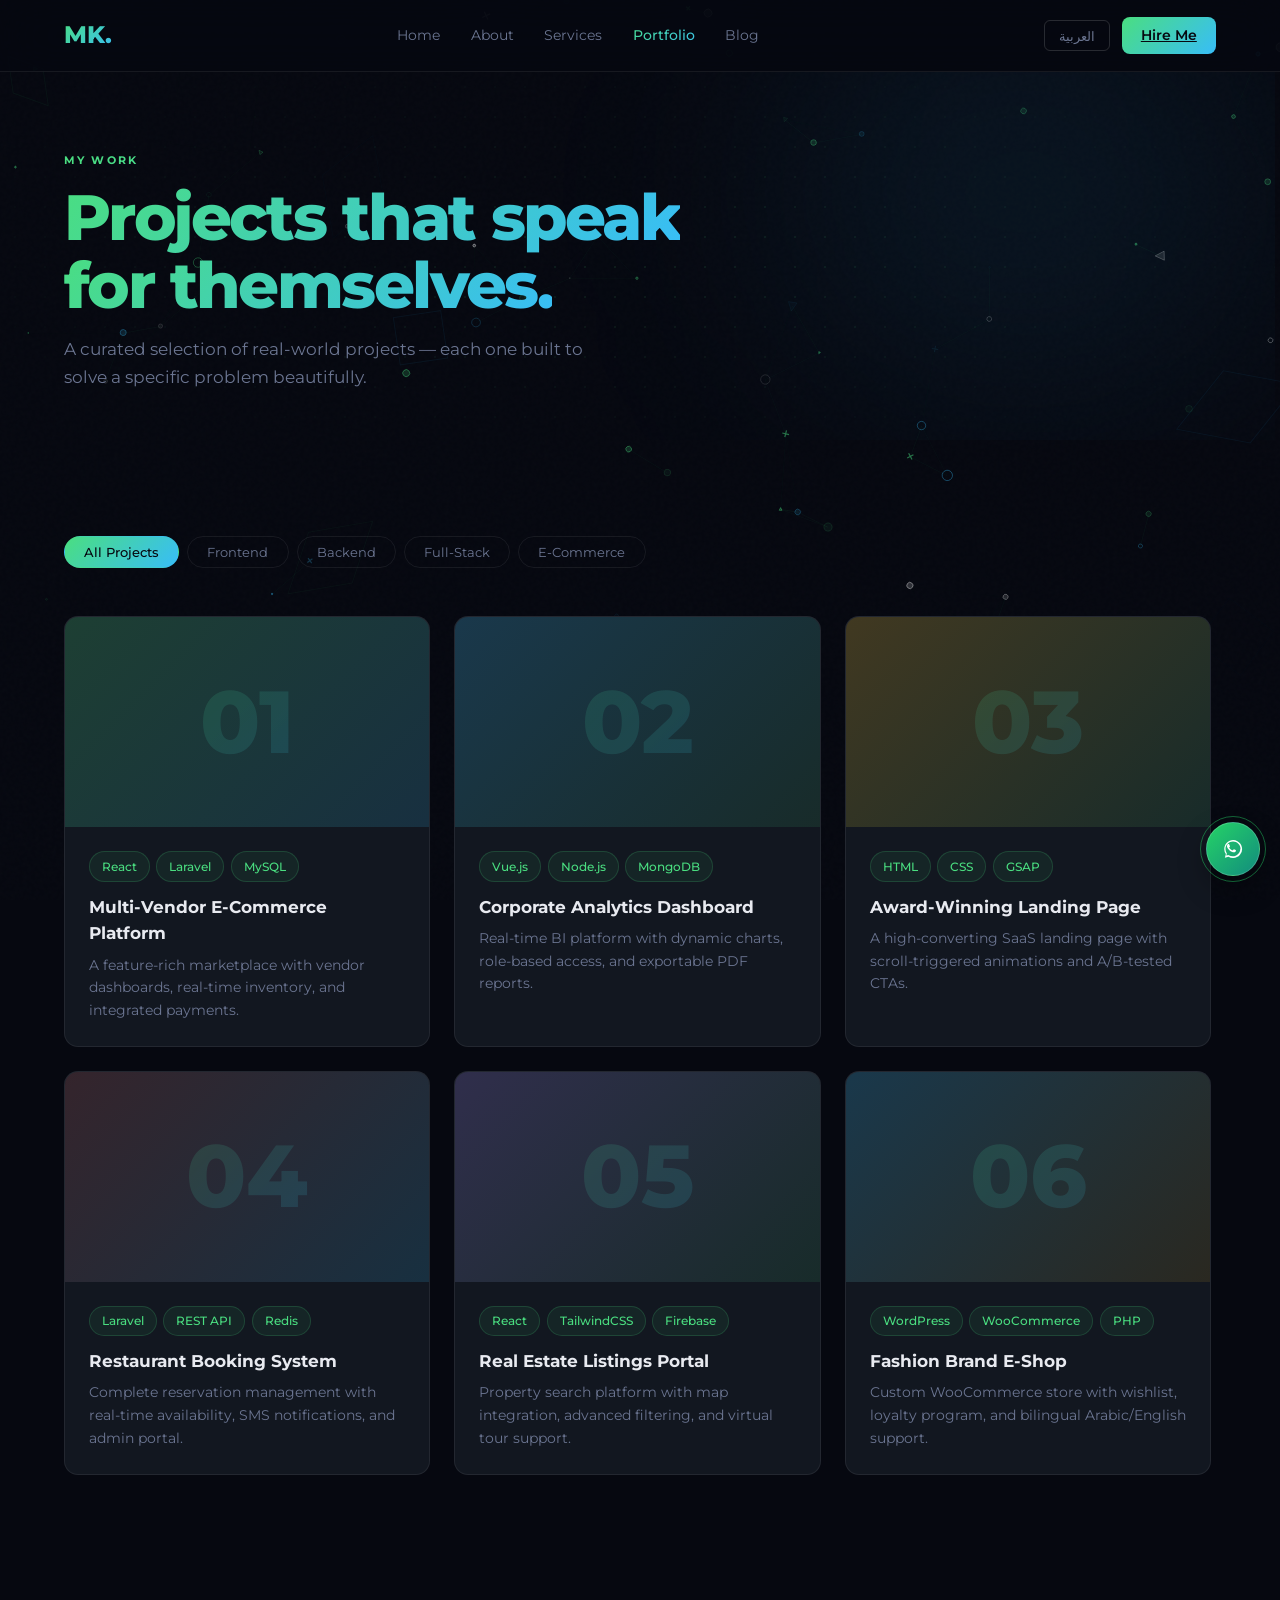
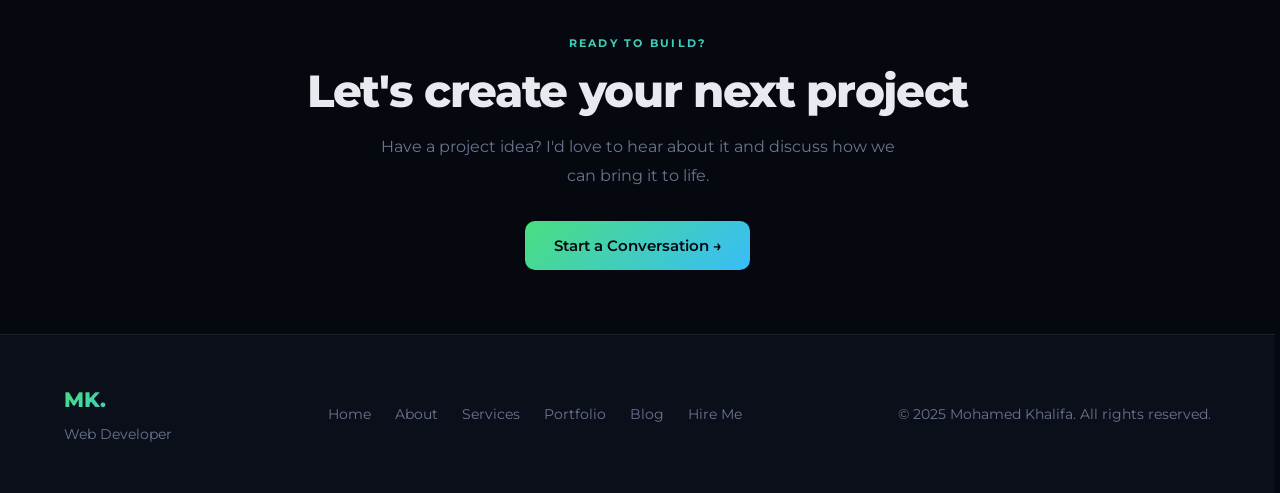
<file: portfolio.html>
<!doctype html>
<html lang="en" dir="ltr">
  <head>
    <meta charset="UTF-8" />
    <meta name="viewport" content="width=device-width, initial-scale=1.0" />
    <title>Portfolio — Mohamed Khalifa</title>
    <link rel="icon" type="image/svg+xml" href="favicon.svg" />
    <link rel="stylesheet" href="style.css" />
    <style>
      .filter-bar {
        display: flex;
        gap: 0.5rem;
        flex-wrap: wrap;
        margin-bottom: 3rem;
      }
      .filter-btn {
        padding: 0.45rem 1.2rem;
        border-radius: 100px;
        background: transparent;
        border: 1px solid var(--border);
        color: var(--muted);
        font-family: var(--font-body);
        font-size: 0.84rem;
        cursor: pointer;
        transition: all 0.2s;
      }
      .filter-btn:hover {
        border-color: var(--border-hover);
        color: var(--text);
      }
      .filter-btn.active {
        background: var(--grad);
        border-color: transparent;
        color: #060810;
        font-weight: 500;
      }
      .portfolio-grid {
        display: grid;
        grid-template-columns: repeat(auto-fill, minmax(315px, 1fr));
        gap: 1.5rem;
      }
      .proj-card {
        background: var(--card);
        border: 1px solid var(--border);
        border-radius: var(--radius);
        overflow: hidden;
        transition: all 0.3s;
      }
      .proj-card.hidden {
        display: none;
      }
      .proj-card:hover {
        border-color: var(--border-hover);
        transform: translateY(-6px);
        box-shadow: 0 24px 60px rgba(0, 0, 0, 0.35);
      }
      .proj-thumb {
        height: 210px;
        position: relative;
        overflow: hidden;
      }
      .proj-thumb-bg {
        width: 100%;
        height: 100%;
        display: flex;
        align-items: center;
        justify-content: center;
        transition: transform 0.4s;
      }
      .proj-card:hover .proj-thumb-bg {
        transform: scale(1.05);
      }
      .c1 {
        background: linear-gradient(
          135deg,
          rgba(74, 222, 128, 0.2),
          rgba(56, 189, 248, 0.15)
        );
      }
      .c2 {
        background: linear-gradient(
          135deg,
          rgba(56, 189, 248, 0.2),
          rgba(74, 222, 128, 0.1)
        );
      }
      .c3 {
        background: linear-gradient(
          135deg,
          rgba(251, 191, 36, 0.2),
          rgba(74, 222, 128, 0.1)
        );
      }
      .c4 {
        background: linear-gradient(
          135deg,
          rgba(248, 113, 113, 0.15),
          rgba(56, 189, 248, 0.15)
        );
      }
      .c5 {
        background: linear-gradient(
          135deg,
          rgba(167, 139, 250, 0.2),
          rgba(74, 222, 128, 0.1)
        );
      }
      .c6 {
        background: linear-gradient(
          135deg,
          rgba(56, 189, 248, 0.2),
          rgba(251, 191, 36, 0.1)
        );
      }
      .proj-thumb-num {
        font-family: var(--font-en);
        font-size: 5.5rem;
        font-weight: 800;
        opacity: 0.14;
        background: var(--grad-text);
        -webkit-background-clip: text;
        -webkit-text-fill-color: transparent;
        background-clip: text;
      }
      .proj-overlay {
        position: absolute;
        inset: 0;
        background: rgba(6, 8, 16, 0.85);
        display: flex;
        align-items: center;
        justify-content: center;
        gap: 1rem;
        opacity: 0;
        transition: opacity 0.3s;
      }
      .proj-card:hover .proj-overlay {
        opacity: 1;
      }
      .proj-action {
        padding: 0.6rem 1.2rem;
        border-radius: 8px;
        font-size: 0.82rem;
        font-weight: 500;
        text-decoration: none;
        transition: all 0.2s;
      }
      .proj-action.live {
        background: var(--grad);
        color: #060810;
      }
      .proj-action.code {
        background: transparent;
        border: 1px solid var(--border-hover);
        color: var(--text);
      }
      .proj-action:hover {
        transform: translateY(-2px);
      }
      .proj-body {
        padding: 1.5rem;
      }
      .proj-tags {
        display: flex;
        gap: 0.4rem;
        flex-wrap: wrap;
        margin-bottom: 0.75rem;
      }
      .proj-body h3 {
        font-family: var(--font-en);
        font-size: 1.05rem;
        font-weight: 700;
        margin-bottom: 0.4rem;
      }
      [dir="rtl"] .proj-body h3 {
        font-family: var(--font-ar);
      }
      .proj-body p {
        color: var(--muted);
        font-size: 0.86rem;
        line-height: 1.65;
      }
      @media (max-width: 1024px) {
        .portfolio-grid {
          grid-template-columns: repeat(2, minmax(0, 1fr));
        }
      }
      @media (max-width: 768px) {
        .filter-bar {
          justify-content: center;
        }
        .portfolio-grid {
          grid-template-columns: 1fr;
        }
        .proj-body {
          text-align: center;
        }
        .proj-tags {
          justify-content: center;
        }
        .proj-overlay {
          position: static;
          opacity: 1;
          background: transparent;
          padding: 0.9rem;
          justify-content: center;
          border-top: 1px solid var(--border);
        }
        .proj-thumb {
          height: 190px;
        }
      }
      @media (max-width: 520px) {
        .filter-btn {
          width: 100%;
          text-align: center;
        }
        .proj-body {
          padding: 1.1rem;
        }
        .proj-action {
          padding: 0.55rem 0.9rem;
          font-size: 0.78rem;
        }
      }
    </style>
  </head>
  <body>
    <canvas id="particleCanvas"></canvas>
    <nav id="mainNav">
      <a href="index.html" class="nav-logo">MK.</a>
      <div class="nav-center">
        <ul class="nav-links" id="navLinks">
          <li><a href="index.html" data-i18n="nav_home">Home</a></li>
          <li><a href="about.html" data-i18n="nav_about">About</a></li>
          <li><a href="services.html" data-i18n="nav_services">Services</a></li>
          <li>
            <a href="portfolio.html" class="active" data-i18n="nav_portfolio"
              >Portfolio</a
            >
          </li>
          <li><a href="blog.html" data-i18n="nav_blog">Blog</a></li>
        </ul>
      </div>
      <div class="nav-right">
        <button class="lang-toggle" id="langToggle" onclick="toggleLang()">
          العربية
        </button>
        <a href="contact.html" class="nav-cta" data-i18n="nav_hire">Hire Me</a>
        <div class="hamburger" id="hamburger">
          <span></span><span></span><span></span>
        </div>
      </div>
    </nav>
    <main>
      <div class="page-hero">
        <div
          class="glow-bg"
          style="
            width: 500px;
            height: 400px;
            background: rgba(56, 189, 248, 0.08);
            top: -80px;
            right: 0;
          "
        ></div>
        <div class="dot-grid"></div>
        <div class="section-label fade-up" data-i18n="port_label">My Work</div>
        <h1 class="fade-up delay-1">
          <span data-i18n="port_h1_1">Projects that speak</span><br /><span
            data-i18n="port_h1_2"
            >for themselves.</span
          >
        </h1>
        <p class="fade-up delay-2" data-i18n="port_sub">
          A curated selection of real-world projects — each built to solve a
          specific problem beautifully.
        </p>
      </div>

      <section>
        <div class="filter-bar" id="filterBar">
          <button
            class="filter-btn active"
            data-filter="all"
            data-i18n="filter_all"
          >
            All Projects
          </button>
          <button
            class="filter-btn"
            data-filter="frontend"
            data-i18n="filter_fe"
          >
            Frontend
          </button>
          <button
            class="filter-btn"
            data-filter="backend"
            data-i18n="filter_be"
          >
            Backend
          </button>
          <button
            class="filter-btn"
            data-filter="fullstack"
            data-i18n="filter_fs"
          >
            Full-Stack
          </button>
          <button
            class="filter-btn"
            data-filter="ecommerce"
            data-i18n="filter_ec"
          >
            E-Commerce
          </button>
        </div>
        <div class="portfolio-grid" id="projectsGrid">
          <div class="proj-card reveal d1" data-cat="fullstack ecommerce">
            <div class="proj-thumb">
              <div class="proj-thumb-bg c1">
                <div class="proj-thumb-num">01</div>
              </div>
              <div class="proj-overlay">
                <a href="#" class="proj-action live" data-i18n="live_demo"
                  >Live Demo ↗</a
                ><a href="#" class="proj-action code" data-i18n="github"
                  >GitHub</a
                >
              </div>
            </div>
            <div class="proj-body">
              <div class="proj-tags">
                <span class="tag">React</span><span class="tag">Laravel</span
                ><span class="tag">MySQL</span>
              </div>
              <h3>Multi-Vendor E-Commerce Platform</h3>
              <p>
                A feature-rich marketplace with vendor dashboards, real-time
                inventory, and integrated payments.
              </p>
            </div>
          </div>
          <div class="proj-card reveal d2" data-cat="fullstack backend">
            <div class="proj-thumb">
              <div class="proj-thumb-bg c2">
                <div class="proj-thumb-num">02</div>
              </div>
              <div class="proj-overlay">
                <a href="#" class="proj-action live" data-i18n="live_demo"
                  >Live Demo ↗</a
                ><a href="#" class="proj-action code" data-i18n="github"
                  >GitHub</a
                >
              </div>
            </div>
            <div class="proj-body">
              <div class="proj-tags">
                <span class="tag">Vue.js</span><span class="tag">Node.js</span
                ><span class="tag">MongoDB</span>
              </div>
              <h3>Corporate Analytics Dashboard</h3>
              <p>
                Real-time BI platform with dynamic charts, role-based access,
                and exportable PDF reports.
              </p>
            </div>
          </div>
          <div class="proj-card reveal d3" data-cat="frontend">
            <div class="proj-thumb">
              <div class="proj-thumb-bg c3">
                <div class="proj-thumb-num">03</div>
              </div>
              <div class="proj-overlay">
                <a href="#" class="proj-action live" data-i18n="live_demo"
                  >Live Demo ↗</a
                ><a href="#" class="proj-action code" data-i18n="github"
                  >GitHub</a
                >
              </div>
            </div>
            <div class="proj-body">
              <div class="proj-tags">
                <span class="tag">HTML</span><span class="tag">CSS</span
                ><span class="tag">GSAP</span>
              </div>
              <h3>Award-Winning Landing Page</h3>
              <p>
                A high-converting SaaS landing page with scroll-triggered
                animations and A/B-tested CTAs.
              </p>
            </div>
          </div>
          <div class="proj-card reveal d4" data-cat="fullstack backend">
            <div class="proj-thumb">
              <div class="proj-thumb-bg c4">
                <div class="proj-thumb-num">04</div>
              </div>
              <div class="proj-overlay">
                <a href="#" class="proj-action live" data-i18n="live_demo"
                  >Live Demo ↗</a
                ><a href="#" class="proj-action code" data-i18n="github"
                  >GitHub</a
                >
              </div>
            </div>
            <div class="proj-body">
              <div class="proj-tags">
                <span class="tag">Laravel</span><span class="tag">REST API</span
                ><span class="tag">Redis</span>
              </div>
              <h3>Restaurant Booking System</h3>
              <p>
                Complete reservation management with real-time availability, SMS
                notifications, and admin portal.
              </p>
            </div>
          </div>
          <div class="proj-card reveal d5" data-cat="frontend fullstack">
            <div class="proj-thumb">
              <div class="proj-thumb-bg c5">
                <div class="proj-thumb-num">05</div>
              </div>
              <div class="proj-overlay">
                <a href="#" class="proj-action live" data-i18n="live_demo"
                  >Live Demo ↗</a
                ><a href="#" class="proj-action code" data-i18n="github"
                  >GitHub</a
                >
              </div>
            </div>
            <div class="proj-body">
              <div class="proj-tags">
                <span class="tag">React</span
                ><span class="tag">TailwindCSS</span
                ><span class="tag">Firebase</span>
              </div>
              <h3>Real Estate Listings Portal</h3>
              <p>
                Property search platform with map integration, advanced
                filtering, and virtual tour support.
              </p>
            </div>
          </div>
          <div class="proj-card reveal d6" data-cat="ecommerce fullstack">
            <div class="proj-thumb">
              <div class="proj-thumb-bg c6">
                <div class="proj-thumb-num">06</div>
              </div>
              <div class="proj-overlay">
                <a href="#" class="proj-action live" data-i18n="live_demo"
                  >Live Demo ↗</a
                ><a href="#" class="proj-action code" data-i18n="github"
                  >GitHub</a
                >
              </div>
            </div>
            <div class="proj-body">
              <div class="proj-tags">
                <span class="tag">WordPress</span
                ><span class="tag">WooCommerce</span
                ><span class="tag">PHP</span>
              </div>
              <h3>Fashion Brand E-Shop</h3>
              <p>
                Custom WooCommerce store with wishlist, loyalty program, and
                bilingual Arabic/English support.
              </p>
            </div>
          </div>
        </div>
      </section>

      <section style="text-align: center; padding: 4rem 5%">
        <div class="section-label reveal" data-i18n="port_cta_label">
          Ready to build?
        </div>
        <h2 class="section-title reveal d1" data-i18n="port_cta_title">
          Let's create your next project
        </h2>
        <p
          class="section-sub reveal d2"
          style="margin: 0 auto 2rem"
          data-i18n="port_cta_sub"
        >
          Have a project idea? I'd love to hear about it.
        </p>
        <div class="reveal d3">
          <a href="contact.html" class="btn btn-primary" data-i18n="btn_convo"
            >Start a Conversation →</a
          >
        </div>
      </section>
    </main>
    <footer>
      <div>
        <div class="footer-logo">MK.</div>
        <p style="margin-top: 0.4rem" data-i18n="footer_role">
          Full-Stack Web Developer
        </p>
      </div>
      <ul class="footer-links">
        <li><a href="index.html" data-i18n="nav_home">Home</a></li>
        <li><a href="about.html" data-i18n="nav_about">About</a></li>
        <li><a href="services.html" data-i18n="nav_services">Services</a></li>
        <li>
          <a href="portfolio.html" data-i18n="nav_portfolio">Portfolio</a>
        </li>
        <li><a href="blog.html" data-i18n="nav_blog">Blog</a></li>
        <li><a href="contact.html" data-i18n="nav_hire">Hire Me</a></li>
      </ul>
      <p data-i18n="footer_rights">
        © 2025 Mohamed Khalifa. All rights reserved.
      </p>
    </footer>
    <script src="i18n.js"></script>
    <script src="particles.js"></script>
    <script>
      window.addEventListener("scroll", () =>
        document
          .getElementById("mainNav")
          .classList.toggle("scrolled", scrollY > 40),
      );
      document
        .getElementById("hamburger")
        .addEventListener("click", function () {
          this.classList.toggle("open");
          document.getElementById("navLinks").classList.toggle("open");
        });
      document.querySelectorAll(".filter-btn").forEach((btn) => {
        btn.addEventListener("click", () => {
          document
            .querySelectorAll(".filter-btn")
            .forEach((b) => b.classList.remove("active"));
          btn.classList.add("active");
          const f = btn.dataset.filter;
          document.querySelectorAll(".proj-card").forEach((c) => {
            const show = f === "all" || c.dataset.cat.includes(f);
            c.classList.toggle("hidden", !show);
            if (show) c.style.animation = "fadeUp .4s ease forwards";
          });
        });
      });
    </script>
  </body>
</html>
</file>
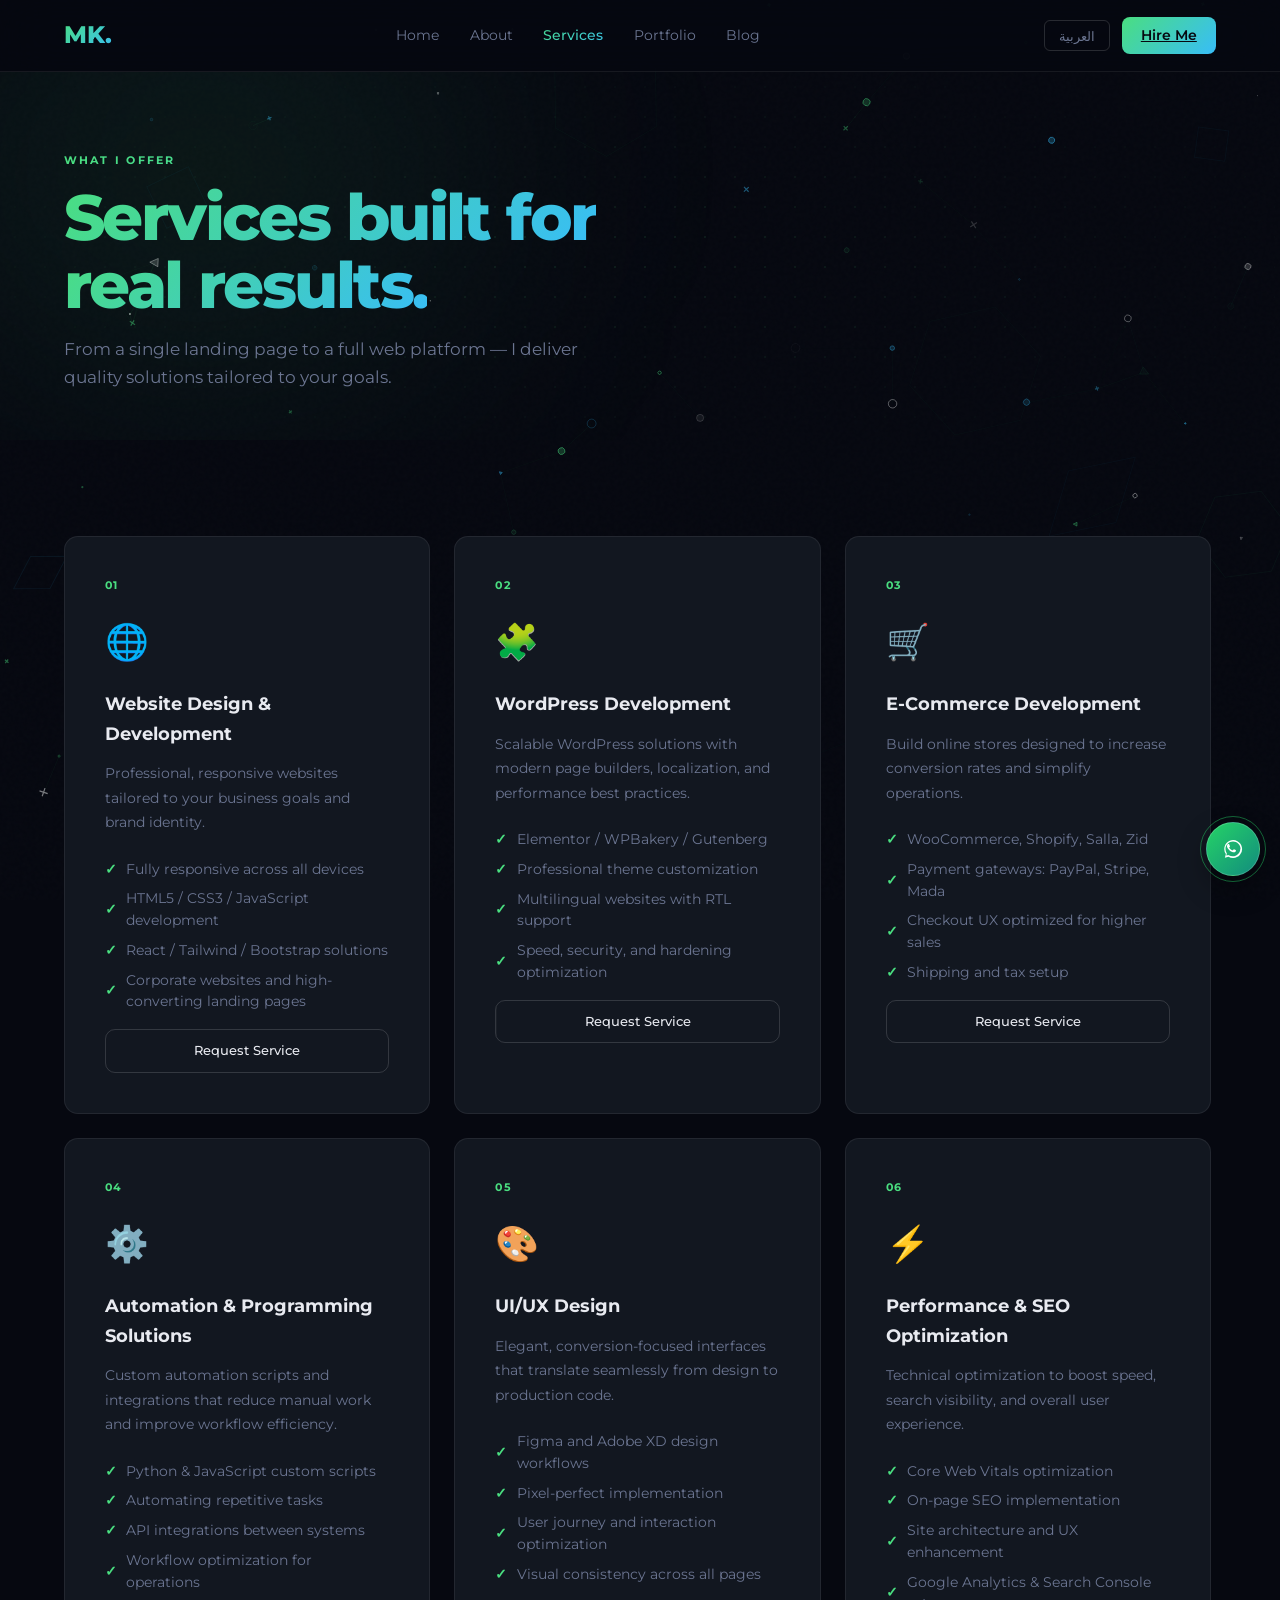
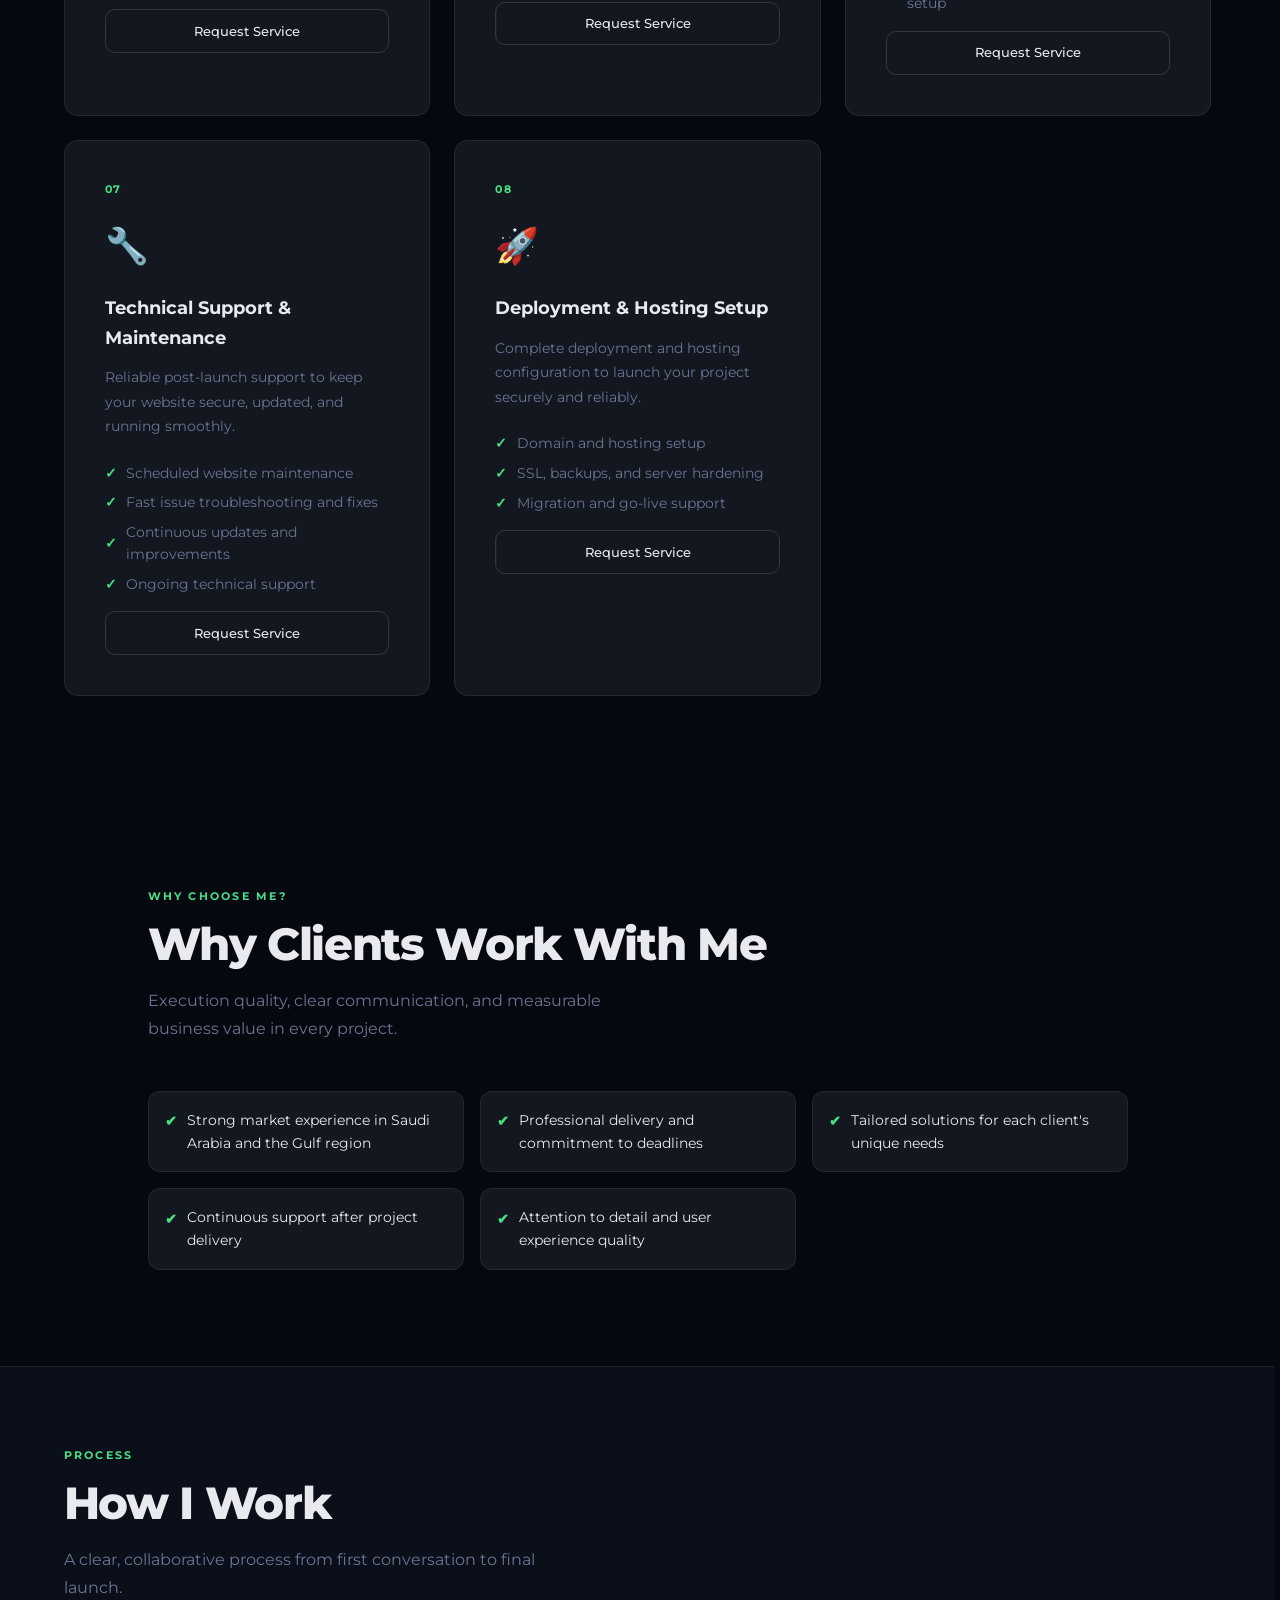
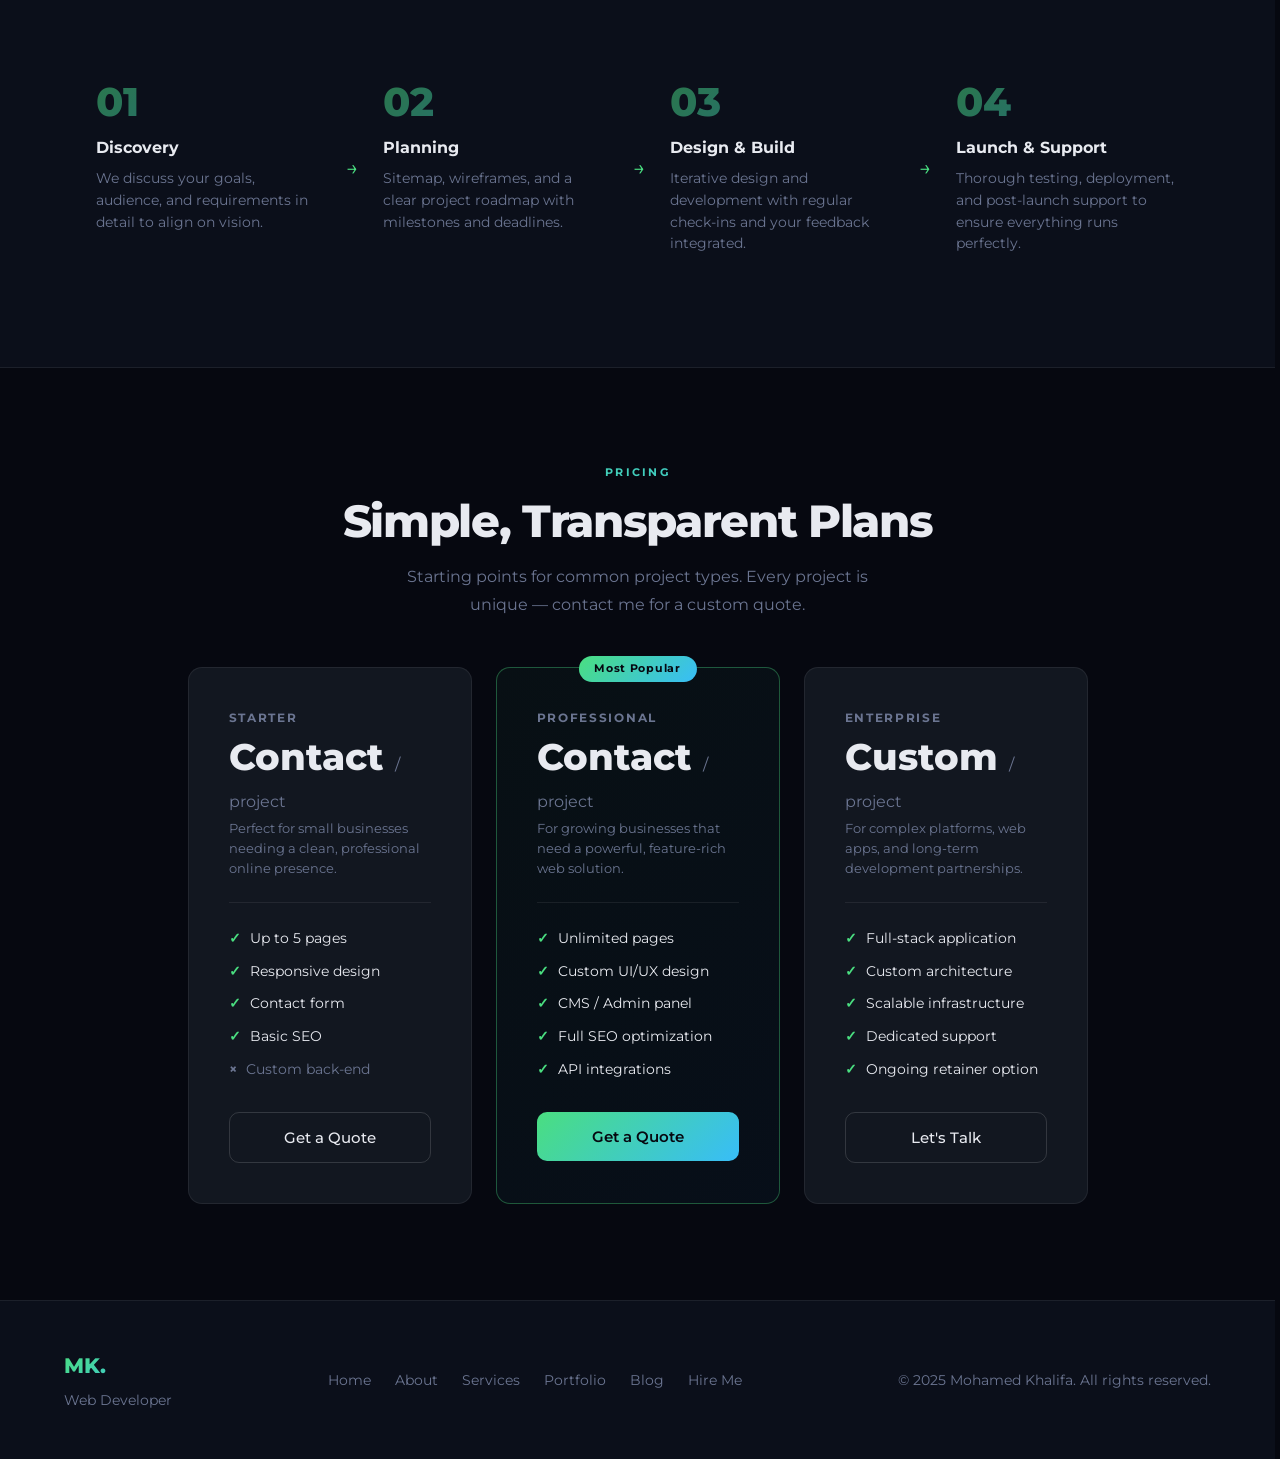
<file: services.html>
<!doctype html>
<html lang="en" dir="ltr">
  <head>
    <meta charset="UTF-8" />
    <meta name="viewport" content="width=device-width, initial-scale=1.0" />
    <title>Services — Mohamed Khalifa</title>
    <link rel="icon" type="image/svg+xml" href="favicon.svg" />
    <link rel="stylesheet" href="style.css" />
    <style>
      .services-full {
        display: grid;
        grid-template-columns: repeat(auto-fit, minmax(295px, 1fr));
        gap: 1.5rem;
      }
      .svc-card {
        background: var(--card);
        border: 1px solid var(--border);
        border-radius: var(--radius);
        padding: 2.5rem;
        transition: all 0.3s;
        position: relative;
        overflow: hidden;
      }
      .svc-card::after {
        content: "";
        position: absolute;
        top: 0;
        left: 0;
        right: 0;
        height: 2px;
        background: var(--grad);
        transform: scaleX(0);
        transform-origin: left;
        transition: transform 0.4s;
      }
      .svc-card:hover {
        border-color: rgba(74, 222, 128, 0.22);
        transform: translateY(-6px);
      }
      .svc-card:hover::after {
        transform: scaleX(1);
      }
      .svc-num {
        font-family: var(--font-en);
        font-size: 0.7rem;
        font-weight: 700;
        color: var(--green);
        letter-spacing: 0.14em;
        margin-bottom: 1.2rem;
      }
      .svc-icon {
        font-size: 2.2rem;
        margin-bottom: 1.2rem;
        display: flex;
        align-items: center;
        justify-content: flex-start;
        width: 100%;
      }

      [dir="rtl"] .svc-icon {
        justify-content: flex-end;
      }
      .svc-card h3 {
        font-family: var(--font-en);
        font-size: 1.15rem;
        font-weight: 700;
        margin-bottom: 0.8rem;
      }
      [dir="rtl"] .svc-card h3 {
        font-family: var(--font-ar);
      }
      .svc-card p {
        color: var(--muted);
        font-size: 0.9rem;
        line-height: 1.7;
        margin-bottom: 1.5rem;
      }
      .svc-features {
        list-style: none;
        display: flex;
        flex-direction: column;
        gap: 0.5rem;
      }
      .svc-features li {
        font-size: 0.85rem;
        color: var(--muted);
        display: flex;
        align-items: center;
        gap: 0.6rem;
      }
      .svc-features li::before {
        content: "✓";
        color: var(--green);
        font-weight: 700;
        flex-shrink: 0;
      }
      .service-request-btn {
        width: 100%;
        justify-content: center;
        margin-top: 1rem;
        padding: 0.65rem 1rem;
        font-size: 0.82rem;
      }

      .process-steps {
        display: grid;
        grid-template-columns: repeat(auto-fit, minmax(190px, 1fr));
        gap: 0;
        position: relative;
      }
      .process-step {
        padding: 2rem;
        position: relative;
      }
      .process-step:not(:last-child)::after {
        content: "→";
        position: absolute;
        right: -0.5rem;
        top: 50%;
        transform: translateY(-50%);
        color: var(--green);
        font-size: 1.3rem;
        z-index: 2;
      }
      [dir="rtl"] .process-step:not(:last-child)::after {
        right: auto;
        left: -0.5rem;
        content: "←";
      }
      .step-num {
        font-family: var(--font-en);
        font-size: 2.5rem;
        font-weight: 800;
        background: var(--grad-text);
        -webkit-background-clip: text;
        -webkit-text-fill-color: transparent;
        background-clip: text;
        line-height: 1;
        margin-bottom: 0.8rem;
        opacity: 0.5;
      }
      .process-step h3 {
        font-family: var(--font-en);
        font-size: 1rem;
        font-weight: 700;
        margin-bottom: 0.5rem;
      }
      [dir="rtl"] .process-step h3 {
        font-family: var(--font-ar);
      }
      .process-step p {
        color: var(--muted);
        font-size: 0.85rem;
        line-height: 1.6;
      }

      .pricing-grid {
        display: grid;
        grid-template-columns: repeat(auto-fit, minmax(255px, 1fr));
        gap: 1.5rem;
        max-width: 900px;
        margin: 0 auto;
      }
      .pricing-card {
        background: var(--card);
        border: 1px solid var(--border);
        border-radius: var(--radius);
        padding: 2.5rem;
        transition: all 0.3s;
        position: relative;
      }
      .pricing-card.featured {
        border-color: rgba(74, 222, 128, 0.35);
        background: linear-gradient(
          135deg,
          rgba(74, 222, 128, 0.04),
          rgba(56, 189, 248, 0.04)
        );
      }
      .pricing-badge {
        position: absolute;
        top: -12px;
        left: 50%;
        transform: translateX(-50%);
        background: var(--grad);
        color: #060810;
        font-size: 0.7rem;
        font-weight: 700;
        padding: 0.25rem 1rem;
        border-radius: 100px;
        letter-spacing: 0.06em;
        white-space: nowrap;
      }
      .pricing-tier {
        font-family: var(--font-en);
        font-size: 0.76rem;
        font-weight: 700;
        letter-spacing: 0.14em;
        text-transform: uppercase;
        color: var(--muted);
        margin-bottom: 0.75rem;
      }
      [dir="rtl"] .pricing-tier {
        font-family: var(--font-ar);
        letter-spacing: 0.04em;
      }
      .pricing-price {
        font-family: var(--font-en);
        font-size: 2.3rem;
        font-weight: 800;
        line-height: 1;
        margin-bottom: 0.3rem;
      }
      .pricing-price span {
        font-size: 1rem;
        font-weight: 400;
        color: var(--muted);
      }
      .pricing-desc {
        color: var(--muted);
        font-size: 0.84rem;
        line-height: 1.5;
        margin-bottom: 1.5rem;
        padding-bottom: 1.5rem;
        border-bottom: 1px solid var(--border);
      }
      .pricing-features {
        list-style: none;
        display: flex;
        flex-direction: column;
        gap: 0.65rem;
        margin-bottom: 2rem;
      }
      .pricing-features li {
        font-size: 0.87rem;
        color: var(--text);
        display: flex;
        align-items: center;
        gap: 0.6rem;
      }
      .pricing-features li::before {
        content: "✓";
        color: var(--green);
        font-weight: 700;
      }
      .pricing-features li.no {
        color: var(--muted);
      }
      .pricing-features li.no::before {
        content: "×";
        color: var(--muted);
      }
      .why-wrap {
        max-width: 980px;
        margin: 0 auto;
      }
      .why-grid {
        display: grid;
        grid-template-columns: repeat(auto-fit, minmax(240px, 1fr));
        gap: 1rem;
      }
      .why-item {
        background: var(--card);
        border: 1px solid var(--border);
        border-radius: 12px;
        padding: 1.05rem 1rem;
        display: flex;
        align-items: flex-start;
        gap: 0.65rem;
        color: var(--text);
        font-size: 0.9rem;
        line-height: 1.6;
      }
      .why-item::before {
        content: "✔";
        color: var(--green);
        font-weight: 700;
        flex-shrink: 0;
        margin-top: 0.1rem;
      }
      @media (max-width: 1024px) {
        .svc-card,
        .pricing-card {
          padding: 2rem;
        }
      }
      @media (max-width: 768px) {
        .services-full,
        .pricing-grid,
        .why-grid {
          grid-template-columns: 1fr;
        }
        .process-steps {
          grid-template-columns: 1fr 1fr;
        }
        .process-step:not(:last-child)::after {
          display: none;
        }
        .svc-card,
        .pricing-card,
        .process-step,
        .why-item {
          text-align: center;
        }
        .svc-icon,
        [dir="rtl"] .svc-icon {
          justify-content: center;
        }
        .svc-features li,
        .pricing-features li,
        .why-item {
          justify-content: center;
        }
      }
      @media (max-width: 480px) {
        .svc-card,
        .pricing-card {
          padding: 1.4rem 1rem;
        }
        .process-steps {
          grid-template-columns: 1fr;
        }
        .service-request-btn {
          font-size: 0.8rem;
        }
      }
    </style>
  </head>
  <body>
    <canvas id="particleCanvas"></canvas>
    <nav id="mainNav">
      <a href="index.html" class="nav-logo">MK.</a>
      <div class="nav-center">
        <ul class="nav-links" id="navLinks">
          <li><a href="index.html" data-i18n="nav_home">Home</a></li>
          <li><a href="about.html" data-i18n="nav_about">About</a></li>
          <li>
            <a href="services.html" class="active" data-i18n="nav_services"
              >Services</a
            >
          </li>
          <li>
            <a href="portfolio.html" data-i18n="nav_portfolio">Portfolio</a>
          </li>
          <li><a href="blog.html" data-i18n="nav_blog">Blog</a></li>
        </ul>
      </div>
      <div class="nav-right">
        <button class="lang-toggle" id="langToggle" onclick="toggleLang()">
          العربية
        </button>
        <a href="contact.html" class="nav-cta" data-i18n="nav_hire">Hire Me</a>
        <div class="hamburger" id="hamburger">
          <span></span><span></span><span></span>
        </div>
      </div>
    </nav>
    <main>
      <div class="page-hero">
        <div
          class="glow-bg"
          style="
            width: 600px;
            height: 500px;
            background: rgba(74, 222, 128, 0.07);
            top: -150px;
            left: -100px;
          "
        ></div>
        <div class="dot-grid"></div>
        <div class="section-label fade-up" data-i18n="svcs_label">
          What I Offer
        </div>
        <h1 class="fade-up delay-1">
          <span data-i18n="svcs_h1_1">Services built for</span><br /><span
            data-i18n="svcs_h1_2"
            >real results.</span
          >
        </h1>
        <p class="fade-up delay-2" data-i18n="svcs_sub">
          From a single landing page to a full web platform — quality solutions
          tailored to your goals.
        </p>
      </div>

      <section>
        <div class="services-full">
          <div class="svc-card reveal d1">
            <div class="svc-num">01</div>
            <div class="svc-icon">🌐</div>
            <h3 data-i18n="svcx1_t">Website Design & Development</h3>
            <p data-i18n="svcx1_d">
              Professional, responsive websites tailored to your business goals
              and brand identity.
            </p>
            <ul class="svc-features">
              <li data-i18n="svcx1_f1">Fully responsive across all devices</li>
              <li data-i18n="svcx1_f2">
                HTML5 / CSS3 / JavaScript development
              </li>
              <li data-i18n="svcx1_f3">
                React / Tailwind / Bootstrap solutions
              </li>
              <li data-i18n="svcx1_f4">
                Corporate websites and high-converting landing pages
              </li>
            </ul>
            <a
              href="#"
              class="btn btn-outline service-request-btn"
              data-i18n="req_service_btn"
              >Request Service</a
            >
          </div>

          <div class="svc-card reveal d2">
            <div class="svc-num">02</div>
            <div class="svc-icon">🧩</div>
            <h3 data-i18n="svcx2_t">WordPress Development</h3>
            <p data-i18n="svcx2_d">
              Scalable WordPress solutions with modern page builders,
              localization, and performance best practices.
            </p>
            <ul class="svc-features">
              <li data-i18n="svcx2_f1">Elementor / WPBakery / Gutenberg</li>
              <li data-i18n="svcx2_f2">Professional theme customization</li>
              <li data-i18n="svcx2_f3">
                Multilingual websites with RTL support
              </li>
              <li data-i18n="svcx2_f4">
                Speed, security, and hardening optimization
              </li>
            </ul>
            <a
              href="#"
              class="btn btn-outline service-request-btn"
              data-i18n="req_service_btn"
              >Request Service</a
            >
          </div>

          <div class="svc-card reveal d3">
            <div class="svc-num">03</div>
            <div class="svc-icon">🛒</div>
            <h3 data-i18n="svcx3_t">E-Commerce Development</h3>
            <p data-i18n="svcx3_d">
              Build online stores designed to increase conversion rates and
              simplify operations.
            </p>
            <ul class="svc-features">
              <li data-i18n="svcx3_f1">WooCommerce, Shopify, Salla, Zid</li>
              <li data-i18n="svcx3_f2">
                Payment gateways: PayPal, Stripe, Mada
              </li>
              <li data-i18n="svcx3_f3">
                Checkout UX optimized for higher sales
              </li>
              <li data-i18n="svcx3_f4">Shipping and tax setup</li>
            </ul>
            <a
              href="#"
              class="btn btn-outline service-request-btn"
              data-i18n="req_service_btn"
              >Request Service</a
            >
          </div>

          <div class="svc-card reveal d4">
            <div class="svc-num">04</div>
            <div class="svc-icon">⚙️</div>
            <h3 data-i18n="svcx4_t">Automation & Programming Solutions</h3>
            <p data-i18n="svcx4_d">
              Custom automation scripts and integrations that reduce manual work
              and improve workflow efficiency.
            </p>
            <ul class="svc-features">
              <li data-i18n="svcx4_f1">Python & JavaScript custom scripts</li>
              <li data-i18n="svcx4_f2">Automating repetitive tasks</li>
              <li data-i18n="svcx4_f3">API integrations between systems</li>
              <li data-i18n="svcx4_f4">Workflow optimization for operations</li>
            </ul>
            <a
              href="#"
              class="btn btn-outline service-request-btn"
              data-i18n="req_service_btn"
              >Request Service</a
            >
          </div>

          <div class="svc-card reveal d5">
            <div class="svc-num">05</div>
            <div class="svc-icon">🎨</div>
            <h3 data-i18n="svcx5_t">UI/UX Design</h3>
            <p data-i18n="svcx5_d">
              Elegant, conversion-focused interfaces that translate seamlessly
              from design to production code.
            </p>
            <ul class="svc-features">
              <li data-i18n="svcx5_f1">Figma and Adobe XD design workflows</li>
              <li data-i18n="svcx5_f2">Pixel-perfect implementation</li>
              <li data-i18n="svcx5_f3">
                User journey and interaction optimization
              </li>
              <li data-i18n="svcx5_f4">Visual consistency across all pages</li>
            </ul>
            <a
              href="#"
              class="btn btn-outline service-request-btn"
              data-i18n="req_service_btn"
              >Request Service</a
            >
          </div>

          <div class="svc-card reveal d6">
            <div class="svc-num">06</div>
            <div class="svc-icon">⚡</div>
            <h3 data-i18n="svcx6_t">Performance & SEO Optimization</h3>
            <p data-i18n="svcx6_d">
              Technical optimization to boost speed, search visibility, and
              overall user experience.
            </p>
            <ul class="svc-features">
              <li data-i18n="svcx6_f1">Core Web Vitals optimization</li>
              <li data-i18n="svcx6_f2">On-page SEO implementation</li>
              <li data-i18n="svcx6_f3">Site architecture and UX enhancement</li>
              <li data-i18n="svcx6_f4">
                Google Analytics & Search Console setup
              </li>
            </ul>
            <a
              href="#"
              class="btn btn-outline service-request-btn"
              data-i18n="req_service_btn"
              >Request Service</a
            >
          </div>

          <div class="svc-card reveal d6">
            <div class="svc-num">07</div>
            <div class="svc-icon">🔧</div>
            <h3 data-i18n="svcx7_t">Technical Support & Maintenance</h3>
            <p data-i18n="svcx7_d">
              Reliable post-launch support to keep your website secure, updated,
              and running smoothly.
            </p>
            <ul class="svc-features">
              <li data-i18n="svcx7_f1">Scheduled website maintenance</li>
              <li data-i18n="svcx7_f2">Fast issue troubleshooting and fixes</li>
              <li data-i18n="svcx7_f3">Continuous updates and improvements</li>
              <li data-i18n="svcx7_f4">Ongoing technical support</li>
            </ul>
            <a
              href="#"
              class="btn btn-outline service-request-btn"
              data-i18n="req_service_btn"
              >Request Service</a
            >
          </div>

          <div class="svc-card reveal d6">
            <div class="svc-num">08</div>
            <div class="svc-icon">🚀</div>
            <h3 data-i18n="svcx8_t">Deployment & Hosting Setup</h3>
            <p data-i18n="svcx8_d">
              Complete deployment and hosting configuration to launch your
              project securely and reliably.
            </p>
            <ul class="svc-features">
              <li data-i18n="svcx8_f1">Domain and hosting setup</li>
              <li data-i18n="svcx8_f2">SSL, backups, and server hardening</li>
              <li data-i18n="svcx8_f3">Migration and go-live support</li>
            </ul>
            <a
              href="#"
              class="btn btn-outline service-request-btn"
              data-i18n="req_service_btn"
              >Request Service</a
            >
          </div>
        </div>
      </section>

      <section>
        <div class="why-wrap">
          <div class="section-label reveal" data-i18n="why_label">
            Why Choose Me?
          </div>
          <h2 class="section-title reveal d1" data-i18n="why_title">
            Why Clients Work With Me
          </h2>
          <p class="section-sub reveal d2" data-i18n="why_sub">
            Execution quality, clear communication, and measurable business
            value in every project.
          </p>
          <div class="why-grid reveal d3">
            <div class="why-item" data-i18n="why1">
              Strong market experience in Saudi Arabia and the Gulf region
            </div>
            <div class="why-item" data-i18n="why2">
              Professional delivery and commitment to deadlines
            </div>
            <div class="why-item" data-i18n="why3">
              Tailored solutions for each client's unique needs
            </div>
            <div class="why-item" data-i18n="why4">
              Continuous support after project delivery
            </div>
            <div class="why-item" data-i18n="why5">
              Attention to detail and user experience quality
            </div>
          </div>
        </div>
      </section>

      <section
        style="
          background: var(--bg2);
          border-top: 1px solid var(--border);
          border-bottom: 1px solid var(--border);
          padding: 5rem 5%;
        "
      >
        <div class="section-label reveal" data-i18n="process_label">
          Process
        </div>
        <h2 class="section-title reveal d1" data-i18n="process_title">
          How I Work
        </h2>
        <p class="section-sub reveal d2" data-i18n="process_sub">
          A clear, collaborative process from first conversation to final
          launch.
        </p>
        <div class="process-steps">
          <div class="process-step reveal d1">
            <div class="step-num">01</div>
            <h3 data-i18n="step1_t">Discovery</h3>
            <p data-i18n="step1_d">
              We discuss your goals and requirements to align on vision.
            </p>
          </div>
          <div class="process-step reveal d2">
            <div class="step-num">02</div>
            <h3 data-i18n="step2_t">Planning</h3>
            <p data-i18n="step2_d">
              Sitemap, wireframes, and a clear roadmap with milestones.
            </p>
          </div>
          <div class="process-step reveal d3">
            <div class="step-num">03</div>
            <h3 data-i18n="step3_t">Design & Build</h3>
            <p data-i18n="step3_d">
              Iterative design and development with regular check-ins.
            </p>
          </div>
          <div class="process-step reveal d4">
            <div class="step-num">04</div>
            <h3 data-i18n="step4_t">Launch & Support</h3>
            <p data-i18n="step4_d">
              Testing, deployment, and post-launch support.
            </p>
          </div>
        </div>
      </section>

      <section>
        <div
          class="section-label reveal"
          style="text-align: center"
          data-i18n="pricing_label"
        >
          Pricing
        </div>
        <h2
          class="section-title reveal d1"
          style="text-align: center"
          data-i18n="pricing_title"
        >
          Simple, Transparent Plans
        </h2>
        <p
          class="section-sub reveal d2"
          style="text-align: center; margin: 0 auto 3rem"
          data-i18n="pricing_sub"
        >
          Contact me for a custom quote.
        </p>
        <div class="pricing-grid">
          <div class="pricing-card reveal d1">
            <div class="pricing-tier" data-i18n="plan1_tier">Starter</div>
            <div class="pricing-price">Contact <span>/ project</span></div>
            <div class="pricing-desc" data-i18n="plan1_desc">
              Perfect for small businesses needing a professional online
              presence.
            </div>
            <ul class="pricing-features">
              <li>Up to 5 pages</li>
              <li>Responsive design</li>
              <li>Contact form</li>
              <li>Basic SEO</li>
              <li class="no">Custom back-end</li>
            </ul>
            <a
              href="contact.html"
              class="btn btn-outline"
              style="width: 100%; justify-content: center"
              data-i18n="btn_quote"
              >Get a Quote</a
            >
          </div>
          <div class="pricing-card featured reveal d2">
            <div class="pricing-badge" data-i18n="plan_popular">
              Most Popular
            </div>
            <div class="pricing-tier" data-i18n="plan2_tier">Professional</div>
            <div class="pricing-price">Contact <span>/ project</span></div>
            <div class="pricing-desc" data-i18n="plan2_desc">
              For growing businesses needing a feature-rich solution.
            </div>
            <ul class="pricing-features">
              <li>Unlimited pages</li>
              <li>Custom UI/UX design</li>
              <li>CMS / Admin panel</li>
              <li>Full SEO optimization</li>
              <li>API integrations</li>
            </ul>
            <a
              href="contact.html"
              class="btn btn-primary"
              style="width: 100%; justify-content: center"
              data-i18n="btn_quote"
              >Get a Quote</a
            >
          </div>
          <div class="pricing-card reveal d3">
            <div class="pricing-tier" data-i18n="plan3_tier">Enterprise</div>
            <div class="pricing-price">Custom <span>/ project</span></div>
            <div class="pricing-desc" data-i18n="plan3_desc">
              For complex platforms and long-term partnerships.
            </div>
            <ul class="pricing-features">
              <li>Full-stack application</li>
              <li>Custom architecture</li>
              <li>Scalable infrastructure</li>
              <li>Dedicated support</li>
              <li>Ongoing retainer option</li>
            </ul>
            <a
              href="contact.html"
              class="btn btn-outline"
              style="width: 100%; justify-content: center"
              data-i18n="btn_talk"
              >Let's Talk</a
            >
          </div>
        </div>
      </section>
    </main>
    <footer>
      <div>
        <div class="footer-logo">MK.</div>
        <p style="margin-top: 0.4rem" data-i18n="footer_role">
          Full-Stack Web Developer
        </p>
      </div>
      <ul class="footer-links">
        <li><a href="index.html" data-i18n="nav_home">Home</a></li>
        <li><a href="about.html" data-i18n="nav_about">About</a></li>
        <li><a href="services.html" data-i18n="nav_services">Services</a></li>
        <li>
          <a href="portfolio.html" data-i18n="nav_portfolio">Portfolio</a>
        </li>
        <li><a href="blog.html" data-i18n="nav_blog">Blog</a></li>
        <li><a href="contact.html" data-i18n="nav_hire">Hire Me</a></li>
      </ul>
      <p data-i18n="footer_rights">
        © 2025 Mohamed Khalifa. All rights reserved.
      </p>
    </footer>
    <script src="i18n.js"></script>
    <script src="particles.js"></script>
    <script>
      window.addEventListener("scroll", () =>
        document
          .getElementById("mainNav")
          .classList.toggle("scrolled", scrollY > 40),
      );
      document
        .getElementById("hamburger")
        .addEventListener("click", function () {
          this.classList.toggle("open");
          document.getElementById("navLinks").classList.toggle("open");
        });

      function bindServiceRequestButtons() {
        const phone = "966532719336";
        document.querySelectorAll(".service-request-btn").forEach((btn) => {
          btn.addEventListener("click", (event) => {
            event.preventDefault();
            const card = btn.closest(".svc-card");
            const serviceName = card
              ? card.querySelector("h3")?.textContent?.trim() || "Service"
              : "Service";
            const lang =
              localStorage.getItem("mk_lang") ||
              document.documentElement.lang ||
              "en";
            const isArabic =
              lang === "ar" || document.documentElement.dir === "rtl";
            const message = isArabic
              ? `مرحباً، أرغب في طلب هذه الخدمة: ${serviceName}. أرجو تزويدي بالتفاصيل والخطوات التالية.`
              : `Hi, I would like to request this service: ${serviceName}. Please share the details and next steps.`;
            const url = `https://wa.me/${phone}?text=${encodeURIComponent(message)}`;
            window.open(url, "_blank", "noopener");
          });
        });
      }

      bindServiceRequestButtons();
    </script>
  </body>
</html>
</file>
<file: style.css>
@import url("https://fonts.googleapis.com/css2?family=Montserrat:wght@300;400;500;600;700;800&family=Noto+Kufi+Arabic:wght@400;500;600;700&display=swap");

*,
*::before,
*::after {
  box-sizing: border-box;
  margin: 0;
  padding: 0;
}

:root {
  --bg: #060810;
  --bg2: #0b0f1a;
  --bg3: #101520;
  --card: #121720;
  --border: rgba(255, 255, 255, 0.07);
  --border-hover: rgba(255, 255, 255, 0.14);
  --green: #4ade80;
  --blue: #38bdf8;
  --grad: linear-gradient(135deg, #4ade80, #38bdf8);
  --grad-text: linear-gradient(135deg, #4ade80 0%, #38bdf8 100%);
  --text: #e8eaf0;
  --muted: #6b7591;
  --radius: 14px;
  --nav-h: 72px;
  --font-en: "Montserrat", sans-serif;
  --font-body: "Montserrat", sans-serif;
  --font-ar: "Noto Kufi Arabic", sans-serif;
}

html {
  font-size: clamp(13.5px, 0.32vw + 12.6px, 16px);
  scroll-behavior: smooth;
  scroll-padding-top: calc(var(--nav-h) + 12px);
  scrollbar-gutter: stable;
}

body {
  font-family: var(--font-body);
  font-size: clamp(0.9rem, 0.18vw + 0.86rem, 1rem);
  line-height: 1.6;
  background: var(--bg);
  color: var(--text);
  min-height: 100vh;
  overflow-x: hidden;
}

main,
section,
footer,
.page-hero {
  overflow-x: clip;
}

img,
svg,
video,
canvas {
  max-width: 100%;
  height: auto;
}

[dir="rtl"] .section-title,
[dir="rtl"] .hero-name,
[dir="rtl"] h1,
[dir="rtl"] h2,
[dir="rtl"] h3 {
  font-family: var(--font-ar);
  letter-spacing: 0;
  line-height: 1.35;
}
[dir="rtl"] body {
  font-family: var(--font-ar);
  font-weight: 400;
  line-height: 1.9;
  text-rendering: optimizeLegibility;
  -webkit-font-smoothing: antialiased;
}
[dir="rtl"] .section-label {
  font-family: var(--font-ar);
  letter-spacing: 0;
  font-weight: 600;
}
[dir="rtl"] nav .nav-links a,
[dir="rtl"] nav .nav-cta,
[dir="rtl"] nav .lang-toggle {
  font-family: var(--font-ar);
}
[dir="rtl"] p,
[dir="rtl"] li,
[dir="rtl"] .section-sub,
[dir="rtl"] .btn,
[dir="rtl"] .nav-links a {
  line-height: 1.9;
}
[dir="rtl"] h1,
[dir="rtl"] h2,
[dir="rtl"] h3,
[dir="rtl"] h4,
[dir="rtl"] h5,
[dir="rtl"] h6 {
  font-weight: 600;
}

@media (max-width: 768px) {
  [dir="rtl"] body {
    line-height: 1.85;
  }
  [dir="rtl"] p,
  [dir="rtl"] li,
  [dir="rtl"] .section-sub,
  [dir="rtl"] .btn,
  [dir="rtl"] .nav-links a {
    line-height: 1.85;
    font-size: 0.98em;
  }
  [dir="rtl"] .section-title,
  [dir="rtl"] .hero-name,
  [dir="rtl"] h1,
  [dir="rtl"] h2,
  [dir="rtl"] h3 {
    line-height: 1.42;
  }
}

/* PARTICLE CANVAS */
#particleCanvas {
  position: fixed;
  inset: 0;
  pointer-events: none;
  z-index: 0;
  opacity: 1;
}

/* NOISE */
body::before {
  content: "";
  position: fixed;
  inset: 0;
  background-image: url("data:image/svg+xml,%3Csvg viewBox='0 0 256 256' xmlns='http://www.w3.org/2000/svg'%3E%3Cfilter id='n'%3E%3CfeTurbulence type='fractalNoise' baseFrequency='0.85' numOctaves='4' stitchTiles='stitch'/%3E%3C/filter%3E%3Crect width='100%25' height='100%25' filter='url(%23n)' opacity='1'/%3E%3C/svg%3E");
  opacity: 0.018;
  pointer-events: none;
  z-index: 0;
}

/* NAV */
nav {
  position: fixed;
  top: 0;
  left: 0;
  right: 0;
  height: var(--nav-h);
  background: rgba(6, 8, 16, 0.82);
  backdrop-filter: blur(24px);
  -webkit-backdrop-filter: blur(24px);
  border-bottom: 1px solid var(--border);
  z-index: 1000;
  display: flex;
  align-items: center;
  justify-content: space-between;
  padding: 0 5%;
  transition: background 0.3s;
}
nav.scrolled {
  background: rgba(6, 8, 16, 0.97);
}

.nav-logo {
  font-family: var(--font-en);
  font-weight: 800;
  font-size: 1.5rem;
  text-decoration: none;
  background: var(--grad-text);
  -webkit-background-clip: text;
  -webkit-text-fill-color: transparent;
  background-clip: text;
  position: relative;
}
.nav-logo::after {
  content: "";
  position: absolute;
  bottom: -2px;
  left: 0;
  right: 0;
  height: 1px;
  background: var(--grad);
  transform: scaleX(0);
  transform-origin: left;
  transition: transform 0.3s;
}
.nav-logo:hover::after {
  transform: scaleX(1);
}

.nav-center {
  display: flex;
  align-items: center;
  gap: 0.2rem;
}
.nav-links {
  display: flex;
  gap: 0.2rem;
  list-style: none;
  align-items: center;
}
.nav-links a {
  font-family: var(--font-body);
  font-size: clamp(0.82rem, 0.15vw + 0.79rem, 0.9rem);
  font-weight: 400;
  color: var(--muted);
  text-decoration: none;
  padding: 0.4rem 0.85rem;
  border-radius: 6px;
  transition:
    color 0.2s,
    background 0.2s;
}
.nav-links a:hover {
  color: var(--text);
  background: rgba(255, 255, 255, 0.04);
}
.nav-links a.active {
  background: var(--grad-text);
  -webkit-background-clip: text;
  -webkit-text-fill-color: transparent;
  background-clip: text;
  font-weight: 500;
}
.nav-right {
  display: flex;
  align-items: center;
  gap: 0.75rem;
}

.nav-cta {
  padding: 0.5rem 1.2rem !important;
  border-radius: 8px !important;
  background: var(--grad) !important;
  color: #060810 !important;
  font-weight: 600 !important;
  -webkit-text-fill-color: #060810 !important;
  transition:
    opacity 0.2s,
    transform 0.2s !important;
  font-size: 0.85rem !important;
}
.nav-cta:hover {
  opacity: 0.85 !important;
  transform: translateY(-1px) !important;
}

.lang-toggle {
  background: transparent;
  border: 1px solid var(--border-hover);
  color: var(--muted);
  font-family: var(--font-body);
  font-size: clamp(0.74rem, 0.18vw + 0.7rem, 0.82rem);
  padding: 0.38rem 0.85rem;
  border-radius: 6px;
  cursor: pointer;
  transition: all 0.2s;
  white-space: nowrap;
}
.lang-toggle:hover {
  border-color: var(--green);
  color: var(--green);
}

.hamburger {
  display: none;
  flex-direction: column;
  gap: 5px;
  cursor: pointer;
  padding: 4px;
}
.hamburger span {
  display: block;
  width: 22px;
  height: 2px;
  background: var(--text);
  border-radius: 2px;
  transition: all 0.3s;
}
.hamburger.open span:nth-child(1) {
  transform: translateY(7px) rotate(45deg);
}
.hamburger.open span:nth-child(2) {
  opacity: 0;
}
.hamburger.open span:nth-child(3) {
  transform: translateY(-7px) rotate(-45deg);
}

/* MAIN */
main {
  padding-top: var(--nav-h);
  position: relative;
  z-index: 1;
}

/* SECTIONS */
section {
  padding: 6rem 5%;
}
.section-label {
  font-family: var(--font-en);
  font-size: 0.7rem;
  font-weight: 700;
  letter-spacing: 0.2em;
  text-transform: uppercase;
  background: var(--grad-text);
  -webkit-background-clip: text;
  -webkit-text-fill-color: transparent;
  background-clip: text;
  margin-bottom: 0.9rem;
  display: block;
}
.section-title {
  font-family: var(--font-en);
  font-size: clamp(1.9rem, 3.8vw, 2.8rem);
  font-weight: 800;
  line-height: 1.1;
  letter-spacing: -0.03em;
  margin-bottom: 1rem;
}
.section-sub {
  color: var(--muted);
  font-size: clamp(0.94rem, 0.2vw + 0.89rem, 1.02rem);
  max-width: 520px;
  line-height: 1.75;
  margin-bottom: 3rem;
}
.grad-line {
  height: 2px;
  width: 50px;
  background: var(--grad);
  border-radius: 2px;
  margin-bottom: 2rem;
}

/* BUTTONS */
.btn {
  display: inline-flex;
  align-items: center;
  gap: 0.5rem;
  padding: 0.78rem 1.8rem;
  border-radius: 10px;
  font-family: var(--font-body);
  font-size: clamp(0.86rem, 0.2vw + 0.82rem, 0.95rem);
  font-weight: 500;
  cursor: pointer;
  text-decoration: none;
  transition: all 0.25s;
  border: none;
  position: relative;
  overflow: hidden;
}
.btn::before {
  content: "";
  position: absolute;
  inset: 0;
  background: rgba(255, 255, 255, 0.08);
  transform: translateX(-100%);
  transition: transform 0.35s;
}
.btn:hover::before {
  transform: translateX(0);
}
.btn-primary {
  background: var(--grad);
  color: #060810;
  font-weight: 600;
}
.btn-primary:hover {
  opacity: 0.88;
  transform: translateY(-2px);
  box-shadow: 0 14px 36px rgba(74, 222, 128, 0.22);
}
.btn-outline {
  background: transparent;
  color: var(--text);
  border: 1px solid var(--border-hover);
}
.btn-outline:hover {
  border-color: var(--green);
  color: var(--green);
  transform: translateY(-2px);
}

/* GLOW BG */
.glow-bg {
  position: absolute;
  border-radius: 50%;
  filter: blur(130px);
  pointer-events: none;
  z-index: 0;
}

/* TAG */
.tag {
  display: inline-block;
  padding: 0.28rem 0.75rem;
  border-radius: 100px;
  background: rgba(74, 222, 128, 0.07);
  border: 1px solid rgba(74, 222, 128, 0.18);
  color: var(--green);
  font-size: 0.76rem;
  font-weight: 500;
}

/* GLOW CARD */
.glow-card {
  position: relative;
  border-radius: var(--radius);
  background: var(--card);
  border: 1px solid var(--border);
  transition:
    border-color 0.3s,
    transform 0.3s;
  overflow: hidden;
}
.glow-card::before {
  content: "";
  position: absolute;
  inset: 0;
  border-radius: inherit;
  padding: 1px;
  background: var(--grad);
  -webkit-mask:
    linear-gradient(#fff 0 0) content-box,
    linear-gradient(#fff 0 0);
  -webkit-mask-composite: xor;
  mask-composite: exclude;
  opacity: 0;
  transition: opacity 0.4s;
}
.glow-card:hover::before {
  opacity: 1;
}
.glow-card:hover {
  transform: translateY(-5px);
  border-color: transparent;
  box-shadow: 0 20px 60px rgba(74, 222, 128, 0.1);
}

/* SCROLL REVEAL */
.reveal {
  opacity: 0;
  transform: translateY(30px);
  transition:
    opacity 0.7s cubic-bezier(0.4, 0, 0.2, 1),
    transform 0.7s cubic-bezier(0.4, 0, 0.2, 1);
}
.reveal.revealed {
  opacity: 1;
  transform: translateY(0);
}
.reveal-left {
  opacity: 0;
  transform: translateX(-30px);
  transition:
    opacity 0.7s ease,
    transform 0.7s ease;
}
.reveal-right {
  opacity: 0;
  transform: translateX(30px);
  transition:
    opacity 0.7s ease,
    transform 0.7s ease;
}
.reveal-left.revealed,
.reveal-right.revealed {
  opacity: 1;
  transform: translateX(0);
}
.reveal-scale {
  opacity: 0;
  transform: scale(0.92);
  transition:
    opacity 0.6s ease,
    transform 0.6s ease;
}
.reveal-scale.revealed {
  opacity: 1;
  transform: scale(1);
}
.d1 {
  transition-delay: 0.08s;
}
.d2 {
  transition-delay: 0.18s;
}
.d3 {
  transition-delay: 0.28s;
}
.d4 {
  transition-delay: 0.4s;
}
.d5 {
  transition-delay: 0.52s;
}
.d6 {
  transition-delay: 0.64s;
}

/* HERO FADE */
.fade-up {
  opacity: 0;
  transform: translateY(28px);
  transition:
    opacity 0.8s cubic-bezier(0.4, 0, 0.2, 1),
    transform 0.8s cubic-bezier(0.4, 0, 0.2, 1);
}
.fade-up.revealed {
  opacity: 1;
  transform: translateY(0);
}
.delay-1 {
  transition-delay: 0.12s;
}
.delay-2 {
  transition-delay: 0.25s;
}
.delay-3 {
  transition-delay: 0.38s;
}
.delay-4 {
  transition-delay: 0.52s;
}
.delay-5 {
  transition-delay: 0.66s;
}

/* SKILL BAR */
.skill-bar-wrap {
  margin-bottom: 1.2rem;
}
.skill-bar-label {
  display: flex;
  justify-content: space-between;
  margin-bottom: 0.4rem;
  font-size: 0.87rem;
  color: var(--text);
}
.skill-bar-track {
  height: 4px;
  background: var(--bg3);
  border-radius: 10px;
  overflow: hidden;
}
.skill-bar-fill {
  height: 100%;
  border-radius: 10px;
  background: var(--grad);
  width: 0;
  transition: width 1.4s cubic-bezier(0.4, 0, 0.2, 1);
}

/* TIMELINE */
.timeline {
  position: relative;
  padding-left: 2rem;
}
[dir="rtl"] .timeline {
  padding-left: 0;
  padding-right: 2rem;
}
.timeline::before {
  content: "";
  position: absolute;
  left: 0;
  top: 0;
  bottom: 0;
  width: 1px;
  background: linear-gradient(to bottom, var(--green), transparent);
}
[dir="rtl"] .timeline::before {
  left: auto;
  right: 0;
}
.timeline-item {
  position: relative;
  padding-bottom: 2.5rem;
}
.timeline-item::before {
  content: "";
  position: absolute;
  left: -2.35rem;
  top: 5px;
  width: 10px;
  height: 10px;
  border-radius: 50%;
  background: var(--green);
  border: 2px solid var(--bg);
  box-shadow: 0 0 0 3px rgba(74, 222, 128, 0.2);
}
[dir="rtl"] .timeline-item::before {
  left: auto;
  right: -2.35rem;
}
.timeline-year {
  font-size: 0.76rem;
  color: var(--green);
  font-weight: 600;
  letter-spacing: 0.08em;
  margin-bottom: 0.25rem;
}
.timeline-title {
  font-family: var(--font-en);
  font-size: 1rem;
  font-weight: 700;
  margin-bottom: 0.2rem;
}
[dir="rtl"] .timeline-title {
  font-family: var(--font-ar);
}
.timeline-co {
  font-size: 0.84rem;
  color: var(--muted);
  margin-bottom: 0.35rem;
}
.timeline-desc {
  font-size: 0.87rem;
  color: var(--muted);
  line-height: 1.65;
}

/* FOOTER */
footer {
  background: var(--bg2);
  border-top: 1px solid var(--border);
  padding: 3rem 5%;
  display: flex;
  align-items: center;
  justify-content: space-between;
  flex-wrap: wrap;
  gap: 1.5rem;
  position: relative;
  z-index: 1;
}
.footer-logo {
  font-family: var(--font-en);
  font-weight: 800;
  font-size: 1.3rem;
  background: var(--grad-text);
  -webkit-background-clip: text;
  -webkit-text-fill-color: transparent;
  background-clip: text;
}
footer p {
  color: var(--muted);
  font-size: clamp(0.78rem, 0.15vw + 0.75rem, 0.86rem);
}
.footer-links {
  display: flex;
  gap: 1.5rem;
  list-style: none;
  flex-wrap: wrap;
}
.footer-links a {
  color: var(--muted);
  text-decoration: none;
  font-size: clamp(0.78rem, 0.15vw + 0.75rem, 0.86rem);
  transition: color 0.2s;
}
.footer-links a:hover {
  color: var(--green);
}

/* FLOATING ACTIONS */
.floating-actions {
  position: fixed;
  right: 20px;
  bottom: 24px;
  z-index: 1200;
  display: flex;
  flex-direction: column;
  align-items: center;
  gap: 0.8rem;
}

[dir="rtl"] .floating-actions {
  right: 20px;
  left: auto;
}

.float-btn {
  width: 54px;
  height: 54px;
  border-radius: 50%;
  display: inline-flex;
  align-items: center;
  justify-content: center;
  text-decoration: none;
  border: 1px solid var(--border-hover);
  box-shadow: 0 12px 28px rgba(0, 0, 0, 0.35);
  transition:
    transform 0.25s ease,
    box-shadow 0.25s ease,
    opacity 0.25s ease;
}

.float-btn:hover {
  transform: translateY(-3px) scale(1.04);
  box-shadow: 0 18px 36px rgba(0, 0, 0, 0.42);
}

.whatsapp-float {
  position: relative;
  background: linear-gradient(135deg, #25d366, #128c7e);
  color: #fff;
  border-color: rgba(255, 255, 255, 0.18);
}

.whatsapp-float svg {
  width: 26px;
  height: 26px;
  fill: currentColor;
}

.whatsapp-float::before {
  content: "";
  position: absolute;
  inset: -7px;
  border-radius: 50%;
  border: 1px solid rgba(37, 211, 102, 0.45);
  animation: waPing 2.2s ease-out infinite;
}

@keyframes waPing {
  0% {
    transform: scale(0.9);
    opacity: 0.95;
  }
  100% {
    transform: scale(1.35);
    opacity: 0;
  }
}

.back-to-top {
  --back-progress: 0;
  position: fixed;
  left: 20px;
  bottom: 24px;
  z-index: 1201;
  cursor: pointer;
  color: hsl(0 0% calc(88% + 12% * var(--back-progress)));
  background: linear-gradient(
    145deg,
    hsl(
      calc(220 - 72 * var(--back-progress))
        calc(30% + 55% * var(--back-progress))
        calc(18% + 35% * var(--back-progress))
    ),
    hsl(
      calc(200 - 55 * var(--back-progress))
        calc(35% + 58% * var(--back-progress))
        calc(15% + 27% * var(--back-progress))
    )
  );
  border-color: hsla(
    calc(195 - 45 * var(--back-progress)),
    calc(35% + 45% * var(--back-progress)),
    calc(60% + 18% * var(--back-progress)),
    calc(0.15 + 0.5 * var(--back-progress))
  );
  backdrop-filter: blur(8px);
  -webkit-backdrop-filter: blur(8px);
  opacity: 0;
  pointer-events: none;
  transform: translateY(10px);
  transition:
    transform 0.25s ease,
    opacity 0.25s ease,
    background 0.3s linear,
    border-color 0.3s linear,
    color 0.3s linear;
}

[dir="rtl"] .back-to-top {
  left: auto;
  right: 20px;
}

.back-to-top.show {
  opacity: 1;
  pointer-events: auto;
  transform: translateY(0);
  box-shadow:
    0 18px 36px rgba(0, 0, 0, 0.4),
    0 0 20px hsla(190, 95%, 60%, calc(0.08 + 0.24 * var(--back-progress)));
}

/* PAGE HERO */
.page-hero {
  padding: 5rem 5% 3rem;
  position: relative;
  overflow: hidden;
}
.page-hero h1 {
  font-family: var(--font-en);
  font-size: clamp(2.5rem, 5vw, 4rem);
  font-weight: 800;
  letter-spacing: -0.04em;
  line-height: 1.05;
  position: relative;
  z-index: 1;
}
[dir="rtl"] .page-hero h1 {
  font-family: var(--font-ar);
  letter-spacing: 0;
}
.page-hero h1 span {
  background: var(--grad-text);
  -webkit-background-clip: text;
  -webkit-text-fill-color: transparent;
  background-clip: text;
}
.page-hero p {
  color: var(--muted);
  font-size: 1.05rem;
  max-width: 520px;
  line-height: 1.7;
  margin-top: 1rem;
  position: relative;
  z-index: 1;
}

/* DOT GRID */
.dot-grid {
  position: absolute;
  inset: 0;
  pointer-events: none;
  overflow: hidden;
  z-index: 0;
  background-image: radial-gradient(
    rgba(74, 222, 128, 0.1) 1px,
    transparent 1px
  );
  background-size: 30px 30px;
  mask-image: radial-gradient(ellipse 65% 65% at 50% 50%, black, transparent);
}

/* SCROLLBAR */
::-webkit-scrollbar {
  width: 5px;
}
::-webkit-scrollbar-track {
  background: var(--bg);
}
::-webkit-scrollbar-thumb {
  background: rgba(74, 222, 128, 0.3);
  border-radius: 10px;
}
::-webkit-scrollbar-thumb:hover {
  background: rgba(74, 222, 128, 0.55);
}

/* RESPONSIVE */
@media (max-width: 1200px) {
  nav {
    padding: 0 4%;
  }
  section {
    padding: 5rem 4%;
  }
  .page-hero {
    padding: 4.5rem 4% 3rem;
  }
  .section-sub {
    max-width: 60ch;
  }
}

@media (max-width: 1024px) {
  :root {
    --nav-h: 68px;
  }
  .nav-right {
    gap: 0.55rem;
  }
  .nav-links a {
    padding: 0.38rem 0.7rem;
    font-size: 0.84rem;
  }
  .nav-cta {
    padding: 0.48rem 0.95rem !important;
    font-size: 0.8rem !important;
  }
  .section-title {
    font-size: clamp(1.75rem, 4vw, 2.45rem);
  }
  .section-sub {
    font-size: 0.96rem;
    line-height: 1.7;
  }
  footer {
    gap: 1rem;
  }
}

@media (max-width: 900px) {
  .nav-links {
    display: none;
    flex-direction: column;
    position: absolute;
    top: var(--nav-h);
    left: 0;
    right: 0;
    background: rgba(6, 8, 16, 0.98);
    border-bottom: 1px solid var(--border);
    padding: 1.5rem;
    gap: 0.4rem;
    max-height: calc(100vh - var(--nav-h));
    overflow-y: auto;
    -webkit-overflow-scrolling: touch;
  }
  .nav-links li {
    width: 100%;
  }
  .nav-links a {
    width: 100%;
    display: block;
    padding: 0.7rem 0.8rem;
  }
  [dir="rtl"] .nav-links a {
    text-align: right;
  }
  [dir="ltr"] .nav-links a {
    text-align: left;
  }
  .nav-links.open {
    display: flex;
  }
  .hamburger {
    display: flex;
  }
  .nav-cta {
    display: none;
  }
  section {
    padding: 4rem 5%;
  }
}

@media (max-width: 768px) {
  nav {
    padding: 0 1rem;
  }
  .lang-toggle {
    padding: 0.36rem 0.65rem;
    font-size: 0.76rem;
  }
  .section-title {
    line-height: 1.18;
  }
  .page-hero {
    padding: 4rem 5% 2.3rem;
  }
  .page-hero p {
    font-size: 0.96rem;
  }
  section,
  .page-hero {
    text-align: center;
  }
  .section-sub,
  .page-hero p {
    margin-left: auto;
    margin-right: auto;
  }
  .grad-line {
    margin-left: auto;
    margin-right: auto;
  }
  .btn-group,
  .hero-btns,
  .footer-links {
    justify-content: center;
  }
  .timeline {
    text-align: left;
  }
  [dir="rtl"] .timeline {
    text-align: right;
  }
  footer {
    flex-direction: column;
    align-items: center;
    text-align: center;
  }
  .footer-links {
    justify-content: center;
    gap: 1rem;
  }
}

@media (max-width: 600px) {
  .floating-actions {
    right: 14px;
    bottom: 16px;
  }
  [dir="rtl"] .floating-actions {
    right: 14px;
    left: auto;
  }
  .float-btn {
    width: 50px;
    height: 50px;
  }
  .back-to-top {
    left: 14px;
    bottom: 16px;
  }
  [dir="rtl"] .back-to-top {
    left: auto;
    right: 14px;
  }
}

@media (max-width: 600px) {
  section {
    padding: 3rem 5%;
  }
  .nav-right {
    gap: 0.4rem;
  }
  .lang-toggle {
    padding: 0.32rem 0.56rem;
    font-size: 0.72rem;
  }
  .btn {
    width: 100%;
    justify-content: center;
  }
  .hero-btns,
  .btn-group {
    width: 100%;
  }
}

@media (max-width: 420px) {
  :root {
    --nav-h: 64px;
  }
  .nav-logo {
    font-size: 1.35rem;
  }
  .nav-cta {
    padding: 0.42rem 0.75rem !important;
    font-size: 0.74rem !important;
  }
  .lang-toggle {
    padding: 0.3rem 0.5rem;
    font-size: 0.7rem;
  }
  .section-title {
    font-size: clamp(1.45rem, 7.2vw, 1.95rem);
  }
  .section-sub {
    font-size: 0.9rem;
  }
}

@media (prefers-reduced-motion: reduce) {
  html {
    scroll-behavior: auto;
  }
}
</file>
